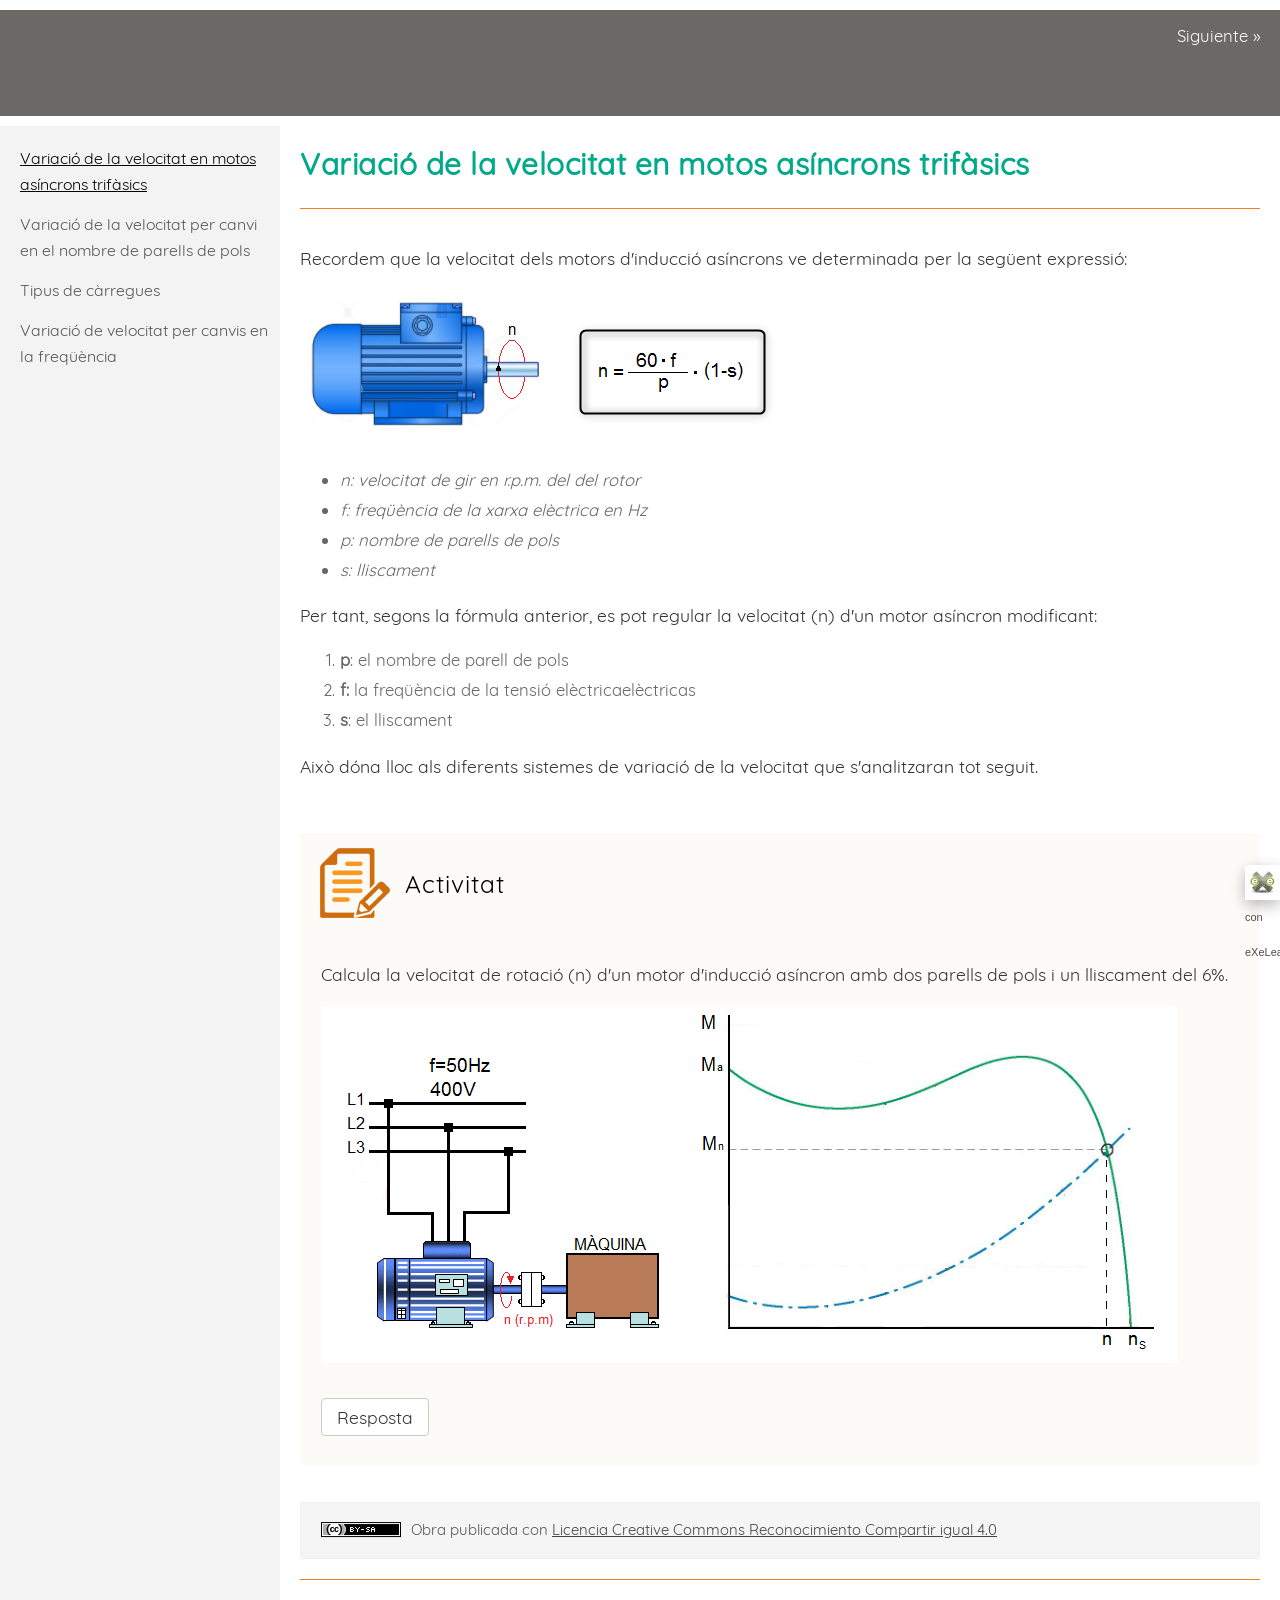
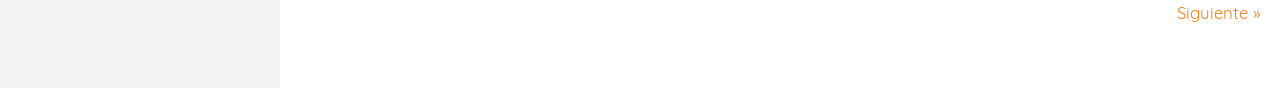
<file: index.html>
<!doctype html>
<html lang="es">
<head>
<link rel="stylesheet" type="text/css" href="base.css" />
<link rel="stylesheet" type="text/css" href="content.css" />
<link rel="stylesheet" type="text/css" href="nav.css" />
<meta http-equiv="content-type" content="text/html;  charset=utf-8" />
<title>Variació de la velocitat en motos asíncrons trifàsics </title>
<link rel="shortcut icon" href="favicon.ico" type="image/x-icon" />
<link rel="license" type="text/html" href="http://creativecommons.org/licenses/by-sa/4.0/" />
<meta name="generator" content="eXeLearning 2.9 - exelearning.net" />
<!--[if lt IE 9]><script type="text/javascript" src="exe_html5.js"></script><![endif]-->
<script type="text/javascript" src="exe_jquery.js"></script>
<script type="text/javascript" src="common_i18n.js"></script>
<script type="text/javascript" src="common.js"></script>
<meta name="viewport" content="width=device-width, initial-scale=1" />
	</head>
<body class="exe-web-site" id="exe-node-0"><script type="text/javascript">document.body.className+=" js"</script>
<div id="content">
<p id="skipNav"><a href="#main" class="sr-av">Saltar la navegación</a></p>
<section id="emptyHeader"></section>
<nav id="siteNav">
<ul>
   <li id="active"><a href="index.html" class="active daddy main-node">Variació de la velocitat en motos asíncrons trifàsics</a></li>
   <li><a href="variaci_de_la_velocitat_per_canvi_en_el_nombre_de_parells_de_pols.html" class="daddy">Variació de la velocitat per canvi en el nombre de parells de pols</a>
   <ul class="other-section">
      <li><a href="motor_de_dues_velocitats_amb_2_bobinats_independents.html" class="daddy">Motor de dues velocitats amb 2 bobinats independents</a>
      <ul class="other-section">
         <li><a href="circuit_potncia.html" class="no-ch">Circuit Potència</a></li>
         <li><a href="automatisme_i.html" class="no-ch">Automatisme I</a></li>
         <li><a href="automatisme_ii.html" class="no-ch">Automatisme II</a></li>
      </ul>
      </li>
      <li><a href="motor_de_dues_velocitats_amb_un_bobinat_motor_dahlander.html" class="daddy">Motor de dues velocitats amb un Bobinat "Motor Dahlander"</a>
      <ul class="other-section">
         <li><a href="connexions_dels_terminals.html" class="no-ch">Connexions dels Terminals</a></li>
         <li><a href="cadesimu_motor_dahlander.html" class="no-ch">CADeSIMU: Motor Dahlander</a></li>
         <li><a href="circuit_de_potncia.html" class="no-ch">Circuit de Potència</a></li>
      </ul>
      </li>
   </ul>
   </li>
   <li><a href="tipus_de_crregues.html" class="daddy">Tipus de càrregues</a>
   <ul class="other-section">
      <li><a href="crregues_amb_parell_constant.html" class="no-ch">Càrregues amb Parell Constant</a></li>
   </ul>
   </li>
   <li><a href="variaci_de_velocitat_per_canvis_en_la_freqncia.html" class="daddy">Variació de velocitat per canvis en la freqüència</a>
   <ul class="other-section">
      <li><a href="variador_de_freqncia.html" class="no-ch">Variador de Freqüència</a></li>
   </ul>
   </li>
</ul>
</nav>
<div id='topPagination'>
<nav class="pagination noprt">
<a href="variaci_de_la_velocitat_per_canvi_en_el_nombre_de_parells_de_pols.html" class="next"><span>Siguiente<span> &raquo;</span></span></a>
</nav>
</div>
<div id="main-wrapper">
<section id="main">
<header id="nodeDecoration"><h1 id="nodeTitle">Variació de la velocitat en motos asíncrons trifàsics</h1></header>
<article class="iDevice_wrapper textIdevice" id="id36">
<div class="iDevice emphasis0" >
<div id="ta36_108_2" class="block iDevice_content">
<div class="exe-text"><p>Recordem que la velocitat dels motors d'inducció asíncrons ve determinada per la següent expressió:</p>
<p><img src="ARRANC3-177-4.png" alt="" width="489" height="152" /></p>
<ul>
<li><em>n: velocitat de gir en r.p.m. del del rotor</em></li>
<li><em>f: freqüència de la xarxa elèctrica en Hz</em></li>
<li><em>p: nombre de parells de pols</em></li>
<li><em>s: lliscament</em></li>
</ul>
<p>Per tant, segons la fórmula anterior, es pot regular la velocitat (n) d'un motor asíncron modificant:</p>
<ol>
<li><strong>p</strong>: el nombre de parell de pols</li>
<li><strong>f:<span> </span></strong>la freqüència de la tensió elèctricaelèctricas</li>
<li><strong>s</strong>: el lliscament</li>
</ol>
<p>Això dóna lloc als diferents sistemes de variació de la velocitat que s'analitzaran tot seguit.</p></div>
</div>
</div>
</article>
<article class="iDevice_wrapper textIdevice em_iDevice em_iDevice_activity" id="id37">
<div class="iDevice emphasis1" >
<header class="iDevice_header" style="background-image:url(icon_activity.png)"><h1 class="iDeviceTitle">Activitat</h1></header>
<div class="iDevice_inner">
<div class="iDevice_content_wrapper">
<div id="ta37_109_2" class="block iDevice_content">
<div class="exe-text"><p><span>Calcula la velocitat de rotació (n) d'un motor d'inducció asíncron amb dos parells de pols i un lliscament del 6%.</span></p>
<p><span><img src="VarVel2018-002.png" alt="" width="856" height="357" /></span></p></div><div class="iDevice_buttons feedback-button js-required"><input type="button" class="feedbackbutton" value="Resposta" /></div><div class="feedback js-feedback js-hidden"><p><img src="VarVel2018-004.png" alt="" width="680" height="88" /></p></div>
</div>
</div>
</div>
</div>
</article>
<div id="packageLicense" class="cc cc-by-sa">
<p><span>Obra publicada con</span> <a rel="license" href="http://creativecommons.org/licenses/by-sa/4.0/">Licencia Creative Commons Reconocimiento Compartir igual 4.0</a></p>
</div>
</section>
</div>
<div id='bottomPagination'>
<nav class="pagination noprt">
<a href="variaci_de_la_velocitat_per_canvi_en_el_nombre_de_parells_de_pols.html" class="next"><span>Siguiente<span> &raquo;</span></span></a>
</nav>
</div>
</div>
<p id="made-with-eXe"><a href="https://exelearning.net/" target="_blank" rel="noopener"><span>Creado con eXeLearning<span> (Ventana nueva)</span></span></a></p><script type="text/javascript" src="_cedec_js.js"></script></body></html>
</file>
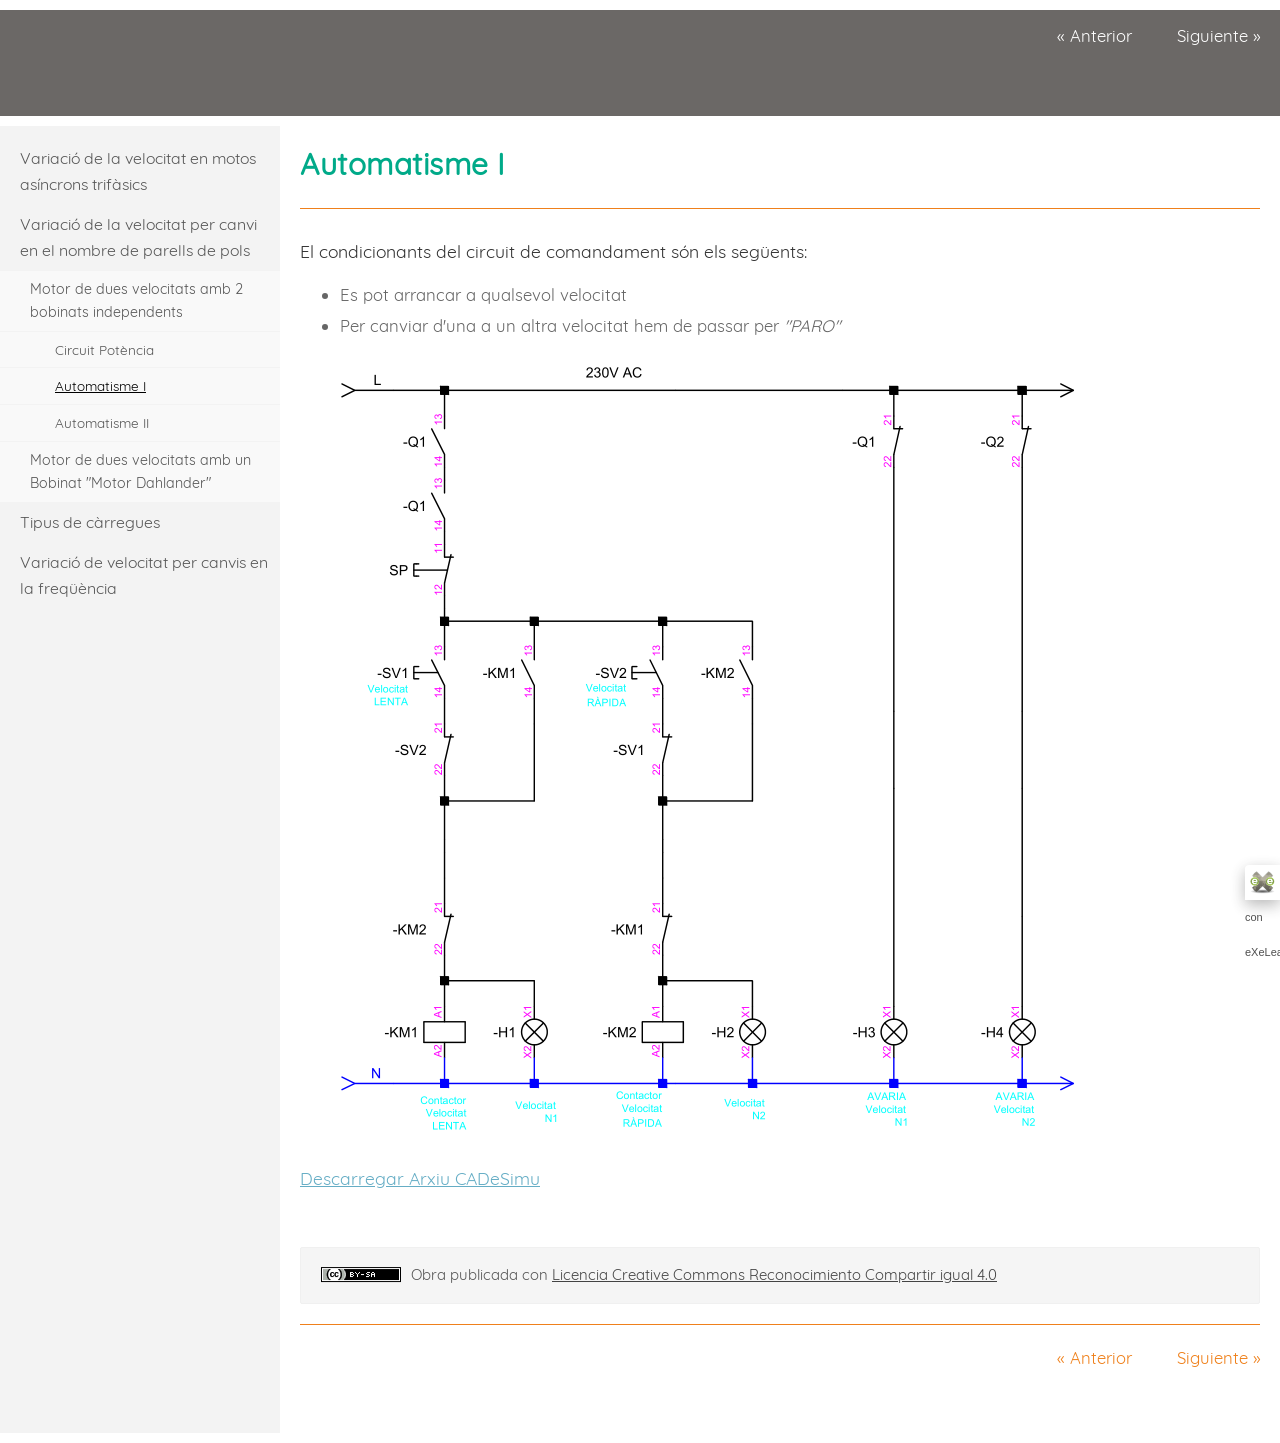
<file: automatisme_i.html>
<!doctype html>
<html lang="es">
<head>
<link rel="stylesheet" type="text/css" href="base.css" />
<link rel="stylesheet" type="text/css" href="content.css" />
<link rel="stylesheet" type="text/css" href="nav.css" />
<meta http-equiv="content-type" content="text/html;  charset=utf-8" />
<title>Automatisme I </title>
<link rel="shortcut icon" href="favicon.ico" type="image/x-icon" />
<link rel="license" type="text/html" href="http://creativecommons.org/licenses/by-sa/4.0/" />
<meta name="generator" content="eXeLearning 2.9 - exelearning.net" />
<!--[if lt IE 9]><script type="text/javascript" src="exe_html5.js"></script><![endif]-->
<script type="text/javascript" src="exe_jquery.js"></script>
<script type="text/javascript" src="common_i18n.js"></script>
<script type="text/javascript" src="common.js"></script>
<meta name="viewport" content="width=device-width, initial-scale=1" />
	</head>
<body class="exe-web-site" id="exe-node-5"><script type="text/javascript">document.body.className+=" js"</script>
<div id="content">
<p id="skipNav"><a href="#main" class="sr-av">Saltar la navegación</a></p>
<section id="emptyHeader"></section>
<nav id="siteNav">
<ul>
   <li><a href="index.html" class="daddy main-node">Variació de la velocitat en motos asíncrons trifàsics</a></li>
   <li class="current-page-parent"><a href="variaci_de_la_velocitat_per_canvi_en_el_nombre_de_parells_de_pols.html" class="current-page-parent daddy">Variació de la velocitat per canvi en el nombre de parells de pols</a>
   <ul>
      <li class="current-page-parent"><a href="motor_de_dues_velocitats_amb_2_bobinats_independents.html" class="current-page-parent daddy">Motor de dues velocitats amb 2 bobinats independents</a>
      <ul>
         <li><a href="circuit_potncia.html" class="no-ch">Circuit Potència</a></li>
         <li id="active"><a href="automatisme_i.html" class="active no-ch">Automatisme I</a></li>
         <li><a href="automatisme_ii.html" class="no-ch">Automatisme II</a></li>
      </ul>
      </li>
      <li><a href="motor_de_dues_velocitats_amb_un_bobinat_motor_dahlander.html" class="daddy">Motor de dues velocitats amb un Bobinat "Motor Dahlander"</a>
      <ul class="other-section">
         <li><a href="connexions_dels_terminals.html" class="no-ch">Connexions dels Terminals</a></li>
         <li><a href="cadesimu_motor_dahlander.html" class="no-ch">CADeSIMU: Motor Dahlander</a></li>
         <li><a href="circuit_de_potncia.html" class="no-ch">Circuit de Potència</a></li>
      </ul>
      </li>
   </ul>
   </li>
   <li><a href="tipus_de_crregues.html" class="daddy">Tipus de càrregues</a>
   <ul class="other-section">
      <li><a href="crregues_amb_parell_constant.html" class="no-ch">Càrregues amb Parell Constant</a></li>
   </ul>
   </li>
   <li><a href="variaci_de_velocitat_per_canvis_en_la_freqncia.html" class="daddy">Variació de velocitat per canvis en la freqüència</a>
   <ul class="other-section">
      <li><a href="variador_de_freqncia.html" class="no-ch">Variador de Freqüència</a></li>
   </ul>
   </li>
</ul>
</nav>
<div id='topPagination'>
<nav class="pagination noprt">
<a href="circuit_potncia.html" class="prev"><span><span>&laquo; </span>Anterior</span></a> <span class="sep">| </span><a href="automatisme_ii.html" class="next"><span>Siguiente<span> &raquo;</span></span></a>
</nav>
</div>
<div id="main-wrapper">
<section id="main">
<header id="nodeDecoration"><h1 id="nodeTitle">Automatisme I</h1></header>
<article class="iDevice_wrapper FreeTextIdevice" id="id10">
<div class="iDevice emphasis0">
<div id="ta10_85" class="block iDevice_content">
<p>El condicionants del circuit de comandament són els següents:</p>
<ul>
<li>Es pot arrancar a qualsevol velocitat</li>
<li>Per canviar d'una a un altra velocitat hem de passar per <em>"PARO"</em></li>
</ul>
<p><img src="VarVel2018-051.png" alt="" width="803" height="782" /></p>
<p><a href="https://mega.nz/#!FToCjRrY!H-zZHdz8mTT8FFJgbwKxwrUTjafTT-2ThJ5mUXnQsh0" target="_blank" rel="noopener noreferrer">Descarregar Arxiu CADeSimu</a><a href="vel.bobi.ind.auto.I.CAD"></a></p>
</div>
</div>
</article>
<div id="packageLicense" class="cc cc-by-sa">
<p><span>Obra publicada con</span> <a rel="license" href="http://creativecommons.org/licenses/by-sa/4.0/">Licencia Creative Commons Reconocimiento Compartir igual 4.0</a></p>
</div>
</section>
</div>
<div id='bottomPagination'>
<nav class="pagination noprt">
<a href="circuit_potncia.html" class="prev"><span><span>&laquo; </span>Anterior</span></a> <span class="sep">| </span><a href="automatisme_ii.html" class="next"><span>Siguiente<span> &raquo;</span></span></a>
</nav>
</div>
</div>
<p id="made-with-eXe"><a href="https://exelearning.net/" target="_blank" rel="noopener"><span>Creado con eXeLearning<span> (Ventana nueva)</span></span></a></p><script type="text/javascript" src="_cedec_js.js"></script></body></html>
</file>
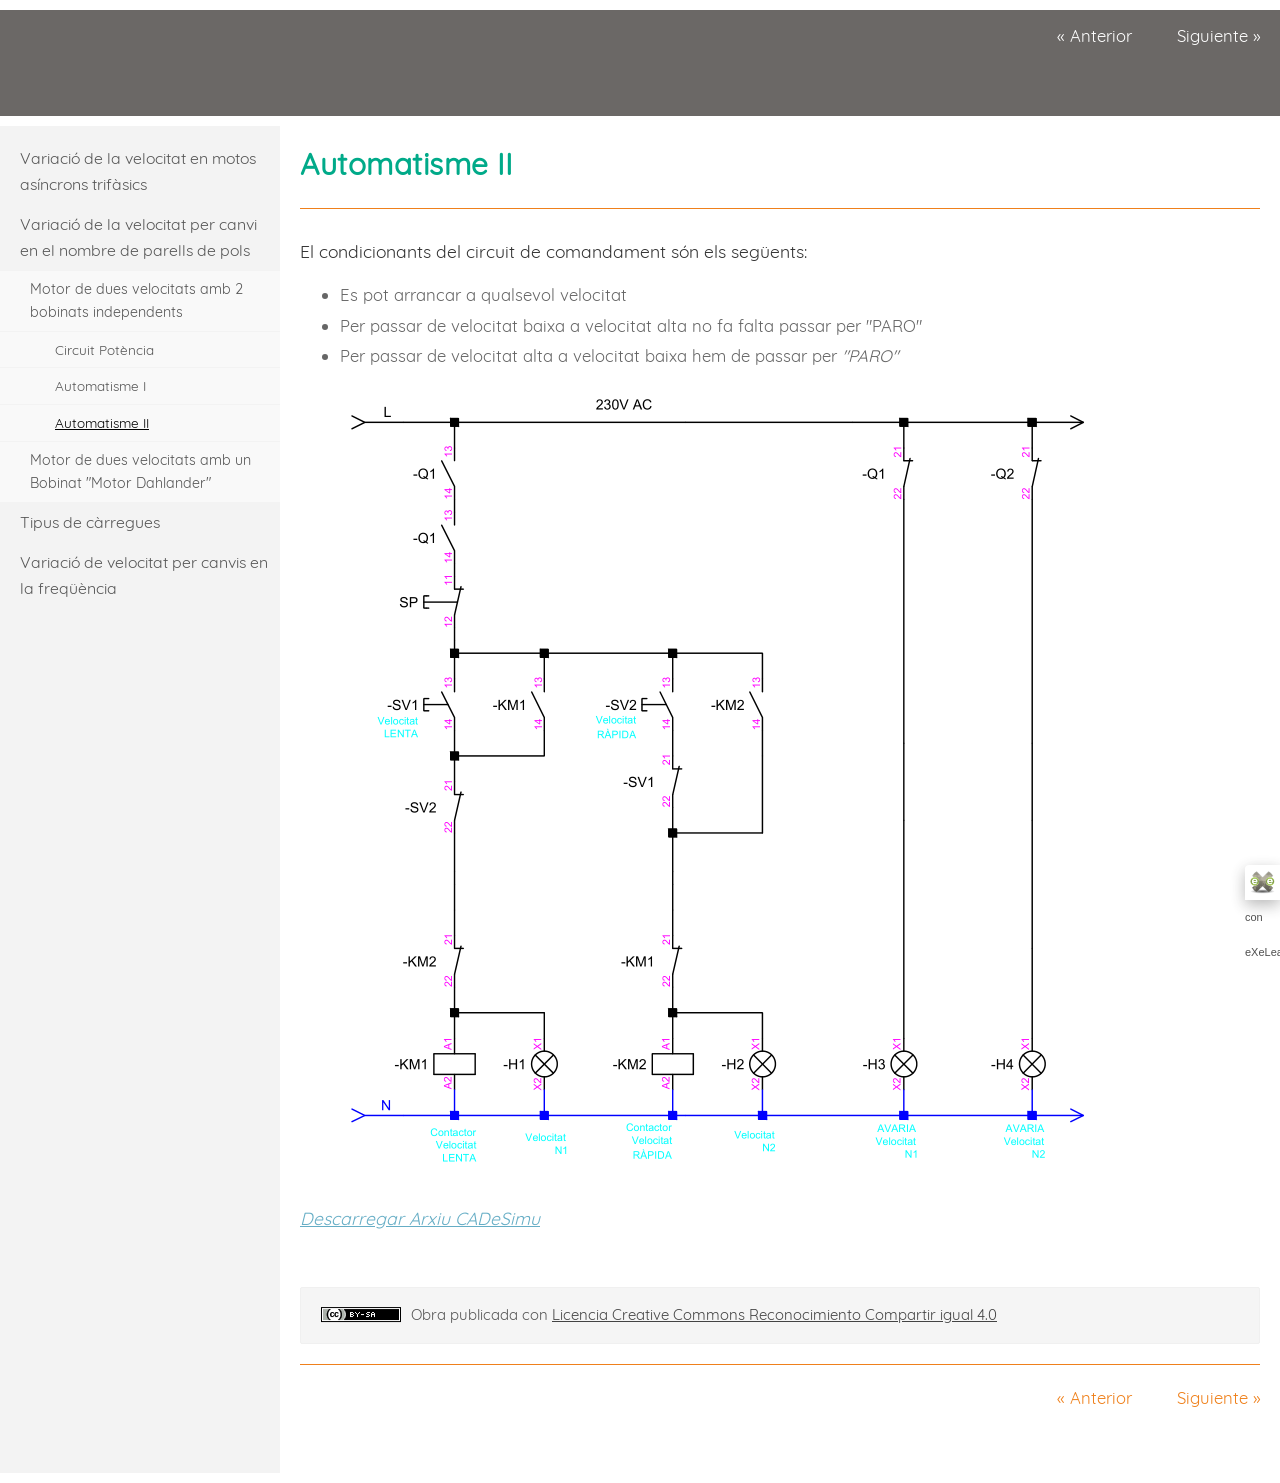
<file: automatisme_ii.html>
<!doctype html>
<html lang="es">
<head>
<link rel="stylesheet" type="text/css" href="base.css" />
<link rel="stylesheet" type="text/css" href="content.css" />
<link rel="stylesheet" type="text/css" href="nav.css" />
<meta http-equiv="content-type" content="text/html;  charset=utf-8" />
<title>Automatisme II </title>
<link rel="shortcut icon" href="favicon.ico" type="image/x-icon" />
<link rel="license" type="text/html" href="http://creativecommons.org/licenses/by-sa/4.0/" />
<meta name="generator" content="eXeLearning 2.9 - exelearning.net" />
<!--[if lt IE 9]><script type="text/javascript" src="exe_html5.js"></script><![endif]-->
<script type="text/javascript" src="exe_jquery.js"></script>
<script type="text/javascript" src="common_i18n.js"></script>
<script type="text/javascript" src="common.js"></script>
<meta name="viewport" content="width=device-width, initial-scale=1" />
	</head>
<body class="exe-web-site" id="exe-node-6"><script type="text/javascript">document.body.className+=" js"</script>
<div id="content">
<p id="skipNav"><a href="#main" class="sr-av">Saltar la navegación</a></p>
<section id="emptyHeader"></section>
<nav id="siteNav">
<ul>
   <li><a href="index.html" class="daddy main-node">Variació de la velocitat en motos asíncrons trifàsics</a></li>
   <li class="current-page-parent"><a href="variaci_de_la_velocitat_per_canvi_en_el_nombre_de_parells_de_pols.html" class="current-page-parent daddy">Variació de la velocitat per canvi en el nombre de parells de pols</a>
   <ul>
      <li class="current-page-parent"><a href="motor_de_dues_velocitats_amb_2_bobinats_independents.html" class="current-page-parent daddy">Motor de dues velocitats amb 2 bobinats independents</a>
      <ul>
         <li><a href="circuit_potncia.html" class="no-ch">Circuit Potència</a></li>
         <li><a href="automatisme_i.html" class="no-ch">Automatisme I</a></li>
         <li id="active"><a href="automatisme_ii.html" class="active no-ch">Automatisme II</a></li>
      </ul>
      </li>
      <li><a href="motor_de_dues_velocitats_amb_un_bobinat_motor_dahlander.html" class="daddy">Motor de dues velocitats amb un Bobinat "Motor Dahlander"</a>
      <ul class="other-section">
         <li><a href="connexions_dels_terminals.html" class="no-ch">Connexions dels Terminals</a></li>
         <li><a href="cadesimu_motor_dahlander.html" class="no-ch">CADeSIMU: Motor Dahlander</a></li>
         <li><a href="circuit_de_potncia.html" class="no-ch">Circuit de Potència</a></li>
      </ul>
      </li>
   </ul>
   </li>
   <li><a href="tipus_de_crregues.html" class="daddy">Tipus de càrregues</a>
   <ul class="other-section">
      <li><a href="crregues_amb_parell_constant.html" class="no-ch">Càrregues amb Parell Constant</a></li>
   </ul>
   </li>
   <li><a href="variaci_de_velocitat_per_canvis_en_la_freqncia.html" class="daddy">Variació de velocitat per canvis en la freqüència</a>
   <ul class="other-section">
      <li><a href="variador_de_freqncia.html" class="no-ch">Variador de Freqüència</a></li>
   </ul>
   </li>
</ul>
</nav>
<div id='topPagination'>
<nav class="pagination noprt">
<a href="automatisme_i.html" class="prev"><span><span>&laquo; </span>Anterior</span></a> <span class="sep">| </span><a href="motor_de_dues_velocitats_amb_un_bobinat_motor_dahlander.html" class="next"><span>Siguiente<span> &raquo;</span></span></a>
</nav>
</div>
<div id="main-wrapper">
<section id="main">
<header id="nodeDecoration"><h1 id="nodeTitle">Automatisme II</h1></header>
<article class="iDevice_wrapper FreeTextIdevice" id="id12">
<div class="iDevice emphasis0">
<div id="ta12_85" class="block iDevice_content">
<p>El condicionants del circuit de comandament són els següents:</p>
<ul>
<li>Es pot arrancar a qualsevol velocitat</li>
<li>Per passar de velocitat baixa a velocitat alta no fa falta passar per "PARO"</li>
<li>Per passar de velocitat alta a velocitat baixa hem de passar per <em>"PARO"</em></li>
</ul>
<p><em><img src="VarVel2018-053.png" alt="" width="843" height="792" /></em></p>
<p><em><a href=" https://mega.nz/#!Ifxl3JIZ!9XYUg9_KiXidyJc0cEFI8QRgHwr0Qk7WeWG_NaJb3C4">Descarregar Arxiu CADeSimu</a><a href="https://mega.nz/#!FToCjRrY!H-zZHdz8mTT8FFJgbwKxwrUTjafTT-2ThJ5mUXnQsh0" target="_blank" rel="noopener noreferrer"></a></em></p>
</div>
</div>
</article>
<div id="packageLicense" class="cc cc-by-sa">
<p><span>Obra publicada con</span> <a rel="license" href="http://creativecommons.org/licenses/by-sa/4.0/">Licencia Creative Commons Reconocimiento Compartir igual 4.0</a></p>
</div>
</section>
</div>
<div id='bottomPagination'>
<nav class="pagination noprt">
<a href="automatisme_i.html" class="prev"><span><span>&laquo; </span>Anterior</span></a> <span class="sep">| </span><a href="motor_de_dues_velocitats_amb_un_bobinat_motor_dahlander.html" class="next"><span>Siguiente<span> &raquo;</span></span></a>
</nav>
</div>
</div>
<p id="made-with-eXe"><a href="https://exelearning.net/" target="_blank" rel="noopener"><span>Creado con eXeLearning<span> (Ventana nueva)</span></span></a></p><script type="text/javascript" src="_cedec_js.js"></script></body></html>
</file>
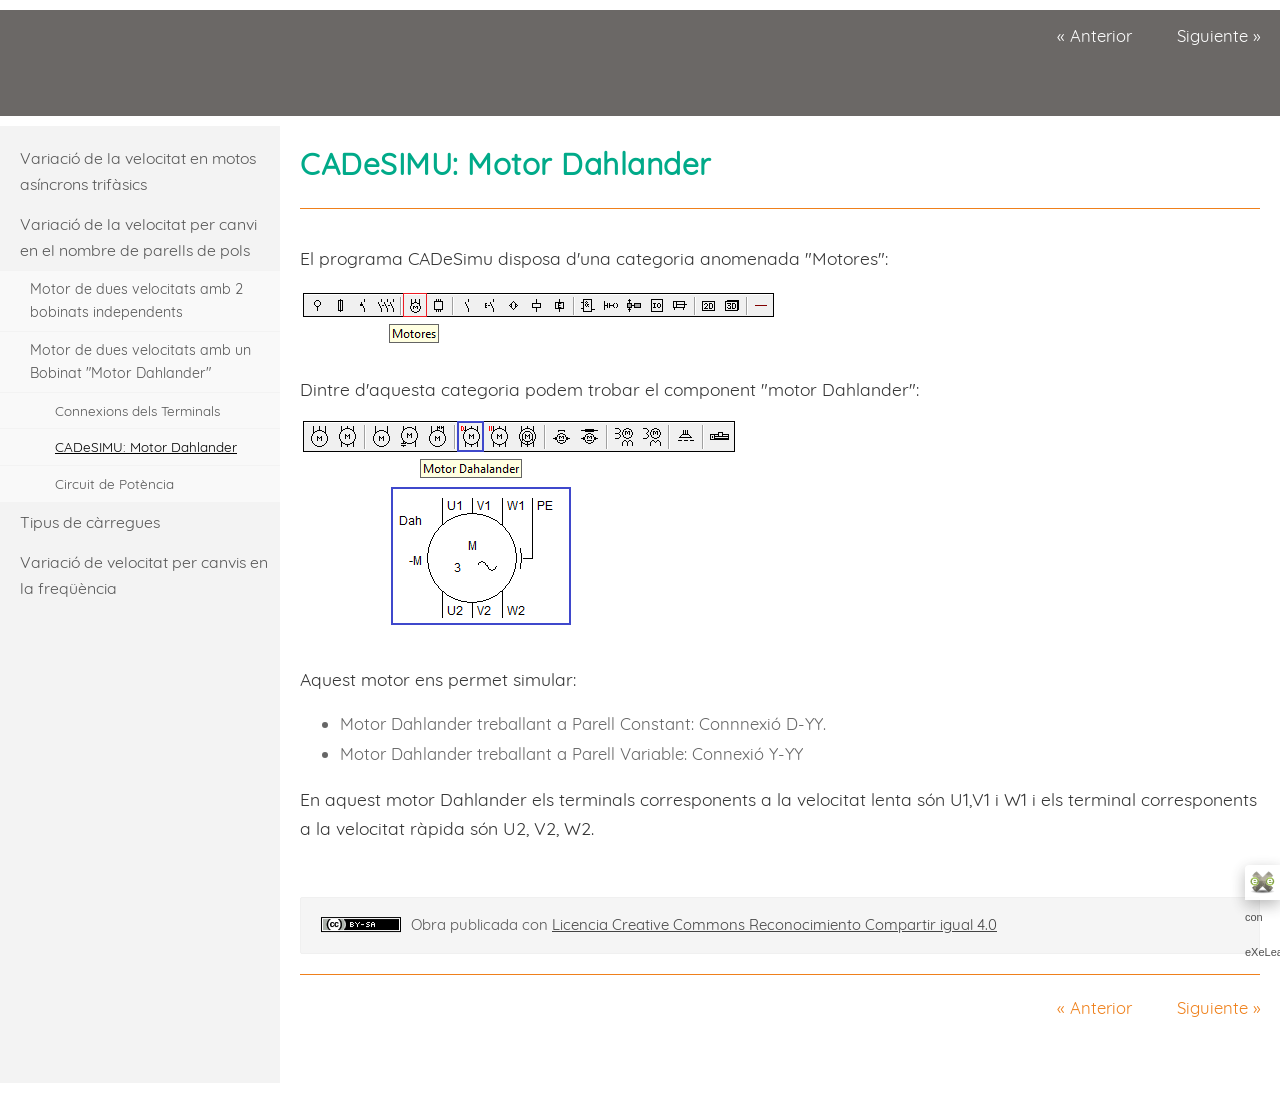
<file: cadesimu_motor_dahlander.html>
<!doctype html>
<html lang="es">
<head>
<link rel="stylesheet" type="text/css" href="base.css" />
<link rel="stylesheet" type="text/css" href="content.css" />
<link rel="stylesheet" type="text/css" href="nav.css" />
<meta http-equiv="content-type" content="text/html;  charset=utf-8" />
<title>CADeSIMU: Motor Dahlander </title>
<link rel="shortcut icon" href="favicon.ico" type="image/x-icon" />
<link rel="license" type="text/html" href="http://creativecommons.org/licenses/by-sa/4.0/" />
<meta name="generator" content="eXeLearning 2.9 - exelearning.net" />
<!--[if lt IE 9]><script type="text/javascript" src="exe_html5.js"></script><![endif]-->
<script type="text/javascript" src="exe_jquery.js"></script>
<script type="text/javascript" src="common_i18n.js"></script>
<script type="text/javascript" src="common.js"></script>
<meta name="viewport" content="width=device-width, initial-scale=1" />
	</head>
<body class="exe-web-site" id="exe-node-13"><script type="text/javascript">document.body.className+=" js"</script>
<div id="content">
<p id="skipNav"><a href="#main" class="sr-av">Saltar la navegación</a></p>
<section id="emptyHeader"></section>
<nav id="siteNav">
<ul>
   <li><a href="index.html" class="daddy main-node">Variació de la velocitat en motos asíncrons trifàsics</a></li>
   <li class="current-page-parent"><a href="variaci_de_la_velocitat_per_canvi_en_el_nombre_de_parells_de_pols.html" class="current-page-parent daddy">Variació de la velocitat per canvi en el nombre de parells de pols</a>
   <ul>
      <li><a href="motor_de_dues_velocitats_amb_2_bobinats_independents.html" class="daddy">Motor de dues velocitats amb 2 bobinats independents</a>
      <ul class="other-section">
         <li><a href="circuit_potncia.html" class="no-ch">Circuit Potència</a></li>
         <li><a href="automatisme_i.html" class="no-ch">Automatisme I</a></li>
         <li><a href="automatisme_ii.html" class="no-ch">Automatisme II</a></li>
      </ul>
      </li>
      <li class="current-page-parent"><a href="motor_de_dues_velocitats_amb_un_bobinat_motor_dahlander.html" class="current-page-parent daddy">Motor de dues velocitats amb un Bobinat "Motor Dahlander"</a>
      <ul>
         <li><a href="connexions_dels_terminals.html" class="no-ch">Connexions dels Terminals</a></li>
         <li id="active"><a href="cadesimu_motor_dahlander.html" class="active no-ch">CADeSIMU: Motor Dahlander</a></li>
         <li><a href="circuit_de_potncia.html" class="no-ch">Circuit de Potència</a></li>
      </ul>
      </li>
   </ul>
   </li>
   <li><a href="tipus_de_crregues.html" class="daddy">Tipus de càrregues</a>
   <ul class="other-section">
      <li><a href="crregues_amb_parell_constant.html" class="no-ch">Càrregues amb Parell Constant</a></li>
   </ul>
   </li>
   <li><a href="variaci_de_velocitat_per_canvis_en_la_freqncia.html" class="daddy">Variació de velocitat per canvis en la freqüència</a>
   <ul class="other-section">
      <li><a href="variador_de_freqncia.html" class="no-ch">Variador de Freqüència</a></li>
   </ul>
   </li>
</ul>
</nav>
<div id='topPagination'>
<nav class="pagination noprt">
<a href="connexions_dels_terminals.html" class="prev"><span><span>&laquo; </span>Anterior</span></a> <span class="sep">| </span><a href="circuit_de_potncia.html" class="next"><span>Siguiente<span> &raquo;</span></span></a>
</nav>
</div>
<div id="main-wrapper">
<section id="main">
<header id="nodeDecoration"><h1 id="nodeTitle">CADeSIMU: Motor Dahlander</h1></header>
<article class="iDevice_wrapper textIdevice" id="id34">
<div class="iDevice emphasis0" >
<div id="ta34_108_2" class="block iDevice_content">
<div class="exe-text"><p>El programa CADeSimu disposa d'una categoria anomenada "Motores":</p>
<p><img src="ARRANC3-170.png" alt="" width="478" height="60" /></p>
<p>Dintre d'aquesta categoria podem trobar el component "motor Dahlander":</p>
<p><img src="ARRANC3-171.png" alt="" width="442" height="220" /></p>
<p>Aquest motor ens permet simular:</p>
<ul>
<li>Motor Dahlander treballant a Parell Constant: Connnexió D-YY.</li>
<li>Motor Dahlander treballant a Parell Variable: Connexió Y-YY</li>
</ul>
<p>En aquest motor Dahlander els terminals corresponents a la velocitat lenta són U1,V1 i W1 i els terminal corresponents a la velocitat ràpida són U2, V2, W2.</p></div>
</div>
</div>
</article>
<div id="packageLicense" class="cc cc-by-sa">
<p><span>Obra publicada con</span> <a rel="license" href="http://creativecommons.org/licenses/by-sa/4.0/">Licencia Creative Commons Reconocimiento Compartir igual 4.0</a></p>
</div>
</section>
</div>
<div id='bottomPagination'>
<nav class="pagination noprt">
<a href="connexions_dels_terminals.html" class="prev"><span><span>&laquo; </span>Anterior</span></a> <span class="sep">| </span><a href="circuit_de_potncia.html" class="next"><span>Siguiente<span> &raquo;</span></span></a>
</nav>
</div>
</div>
<p id="made-with-eXe"><a href="https://exelearning.net/" target="_blank" rel="noopener"><span>Creado con eXeLearning<span> (Ventana nueva)</span></span></a></p><script type="text/javascript" src="_cedec_js.js"></script></body></html>
</file>
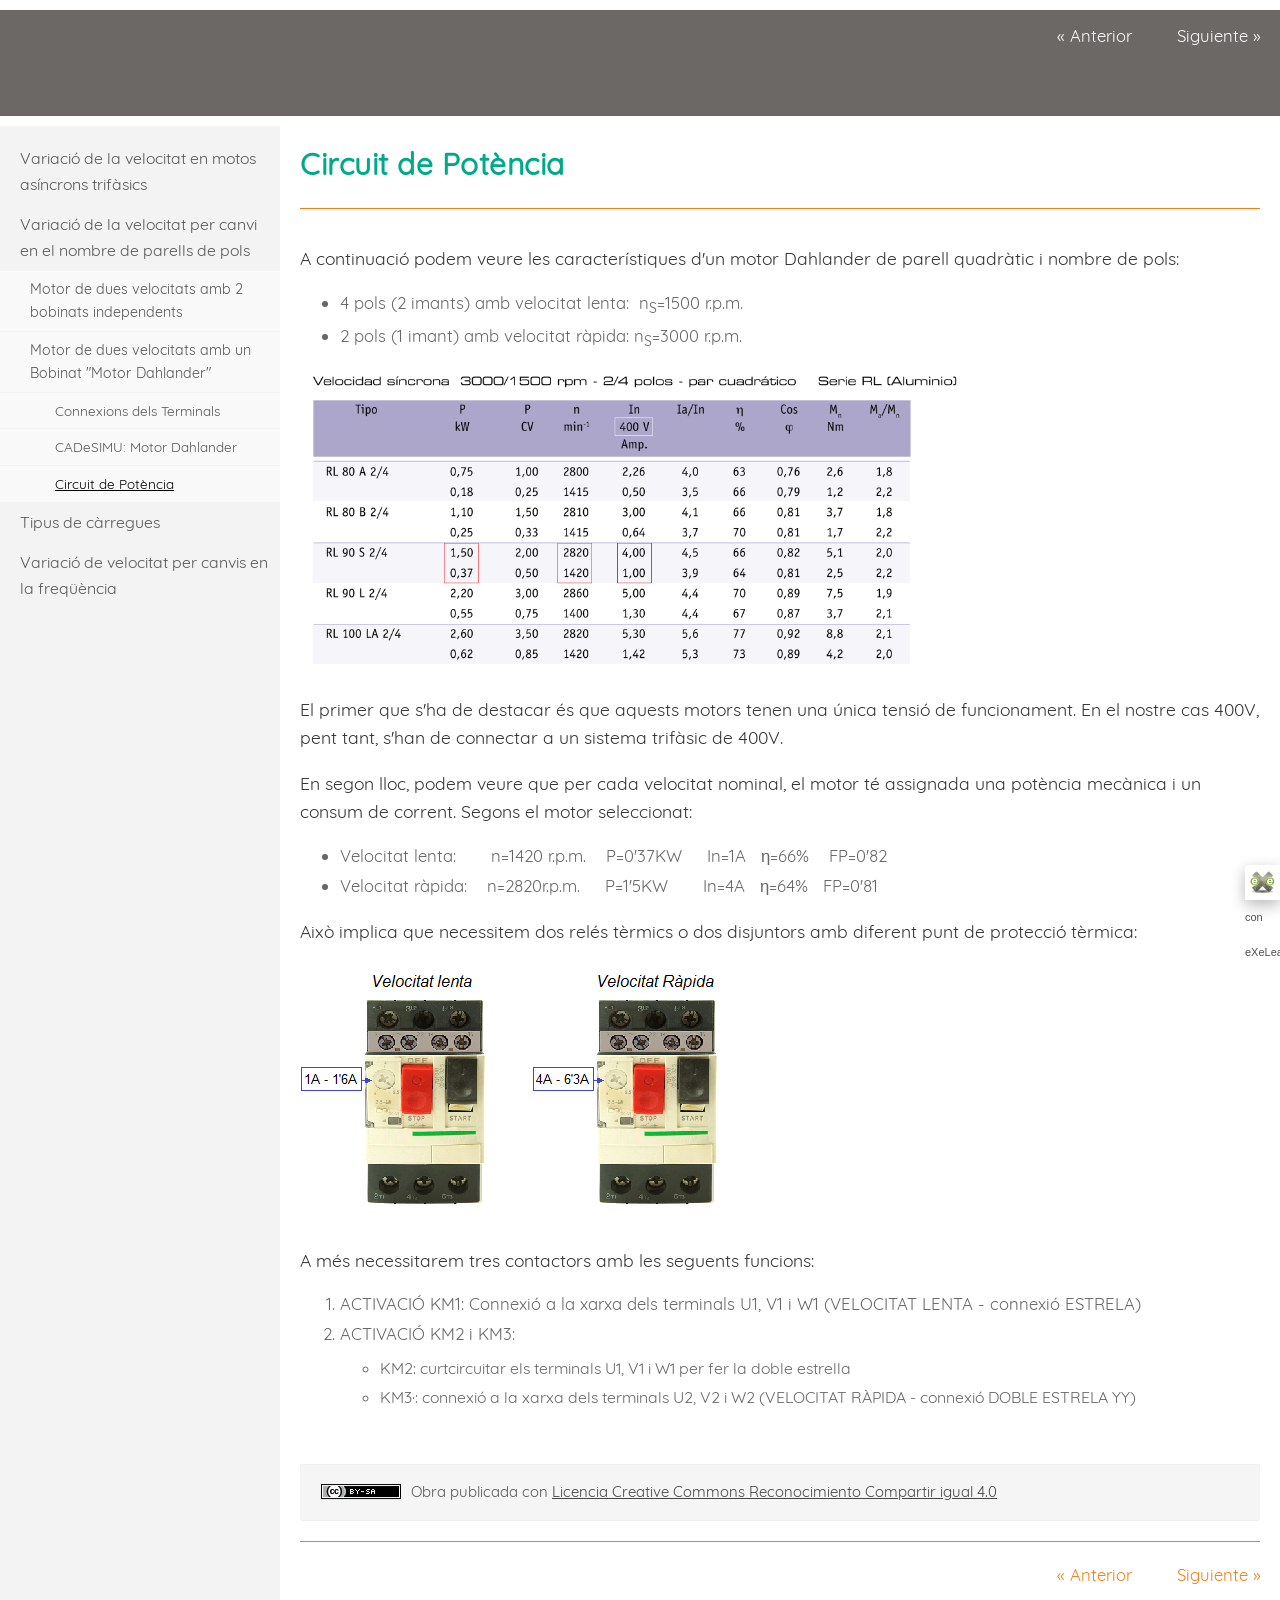
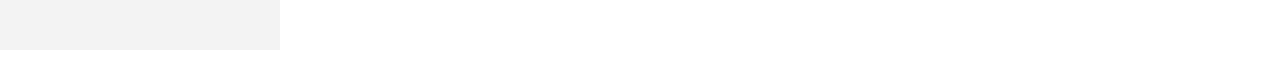
<file: circuit_de_potncia.html>
<!doctype html>
<html lang="es">
<head>
<link rel="stylesheet" type="text/css" href="base.css" />
<link rel="stylesheet" type="text/css" href="content.css" />
<link rel="stylesheet" type="text/css" href="nav.css" />
<meta http-equiv="content-type" content="text/html;  charset=utf-8" />
<title>Circuit de Potència </title>
<link rel="shortcut icon" href="favicon.ico" type="image/x-icon" />
<link rel="license" type="text/html" href="http://creativecommons.org/licenses/by-sa/4.0/" />
<meta name="generator" content="eXeLearning 2.9 - exelearning.net" />
<!--[if lt IE 9]><script type="text/javascript" src="exe_html5.js"></script><![endif]-->
<script type="text/javascript" src="exe_jquery.js"></script>
<script type="text/javascript" src="common_i18n.js"></script>
<script type="text/javascript" src="common.js"></script>
<meta name="viewport" content="width=device-width, initial-scale=1" />
	</head>
<body class="exe-web-site" id="exe-node-14"><script type="text/javascript">document.body.className+=" js"</script>
<div id="content">
<p id="skipNav"><a href="#main" class="sr-av">Saltar la navegación</a></p>
<section id="emptyHeader"></section>
<nav id="siteNav">
<ul>
   <li><a href="index.html" class="daddy main-node">Variació de la velocitat en motos asíncrons trifàsics</a></li>
   <li class="current-page-parent"><a href="variaci_de_la_velocitat_per_canvi_en_el_nombre_de_parells_de_pols.html" class="current-page-parent daddy">Variació de la velocitat per canvi en el nombre de parells de pols</a>
   <ul>
      <li><a href="motor_de_dues_velocitats_amb_2_bobinats_independents.html" class="daddy">Motor de dues velocitats amb 2 bobinats independents</a>
      <ul class="other-section">
         <li><a href="circuit_potncia.html" class="no-ch">Circuit Potència</a></li>
         <li><a href="automatisme_i.html" class="no-ch">Automatisme I</a></li>
         <li><a href="automatisme_ii.html" class="no-ch">Automatisme II</a></li>
      </ul>
      </li>
      <li class="current-page-parent"><a href="motor_de_dues_velocitats_amb_un_bobinat_motor_dahlander.html" class="current-page-parent daddy">Motor de dues velocitats amb un Bobinat "Motor Dahlander"</a>
      <ul>
         <li><a href="connexions_dels_terminals.html" class="no-ch">Connexions dels Terminals</a></li>
         <li><a href="cadesimu_motor_dahlander.html" class="no-ch">CADeSIMU: Motor Dahlander</a></li>
         <li id="active"><a href="circuit_de_potncia.html" class="active no-ch">Circuit de Potència</a></li>
      </ul>
      </li>
   </ul>
   </li>
   <li><a href="tipus_de_crregues.html" class="daddy">Tipus de càrregues</a>
   <ul class="other-section">
      <li><a href="crregues_amb_parell_constant.html" class="no-ch">Càrregues amb Parell Constant</a></li>
   </ul>
   </li>
   <li><a href="variaci_de_velocitat_per_canvis_en_la_freqncia.html" class="daddy">Variació de velocitat per canvis en la freqüència</a>
   <ul class="other-section">
      <li><a href="variador_de_freqncia.html" class="no-ch">Variador de Freqüència</a></li>
   </ul>
   </li>
</ul>
</nav>
<div id='topPagination'>
<nav class="pagination noprt">
<a href="cadesimu_motor_dahlander.html" class="prev"><span><span>&laquo; </span>Anterior</span></a> <span class="sep">| </span><a href="tipus_de_crregues.html" class="next"><span>Siguiente<span> &raquo;</span></span></a>
</nav>
</div>
<div id="main-wrapper">
<section id="main">
<header id="nodeDecoration"><h1 id="nodeTitle">Circuit de Potència</h1></header>
<article class="iDevice_wrapper textIdevice" id="id35">
<div class="iDevice emphasis0" >
<div id="ta35_108_2" class="block iDevice_content">
<div class="exe-text"><p>A continuació podem veure les característiques d'un motor Dahlander de parell quadràtic i nombre de pols:</p>
<ul>
<li>4 pols (2 imants) amb velocitat lenta:  n<sub>S</sub>=1500 r.p.m.</li>
<li>2 pols (1 imant) amb velocitat ràpida: n<sub>S</sub>=3000 r.p.m.</li>
</ul>
<p><img src="ARRANC3-176-1.png" width="680" height="300" /></p>
<p>El primer que s'ha de destacar és que aquests motors tenen una única tensió de funcionament. En el nostre cas 400V, pent tant, s'han de connectar a un sistema trifàsic de 400V.</p>
<p>En segon lloc, podem veure que per cada velocitat nominal, el motor té assignada una potència mecànica i un consum de corrent. Segons el motor seleccionat:</p>
<ul>
<li>Velocitat lenta:       n=1420 r.p.m.    P=0'37KW     In=1A   η=66%    FP=0'82</li>
<li>Velocitat ràpida:    n=2820r.p.m.     P=1'5KW       In=4A   η=64%   FP=0'81</li>
</ul>
<p>Això implica que necessitem dos relés tèrmics o dos disjuntors amb diferent punt de protecció tèrmica:</p>
<p><img src="ARRANC3-177-1.png" alt="" width="433" height="258" /></p>
<p>A més necessitarem tres contactors amb les seguents funcions:</p>
<ol>
<li>ACTIVACIÓ KM1: Connexió a la xarxa dels terminals U1, V1 i W1 (VELOCITAT LENTA - connexió ESTRELA)</li>
<li>ACTIVACIÓ KM2 i KM3:
<ul>
<li>KM2: curtcircuitar els terminals U1, V1 i W1 per fer la doble estrella</li>
<li>KM3·: connexió a la xarxa dels terminals U2, V2 i W2 (VELOCITAT RÀPIDA - connexió DOBLE ESTRELA YY)</li>
</ul>
</li>
</ol></div>
</div>
</div>
</article>
<div id="packageLicense" class="cc cc-by-sa">
<p><span>Obra publicada con</span> <a rel="license" href="http://creativecommons.org/licenses/by-sa/4.0/">Licencia Creative Commons Reconocimiento Compartir igual 4.0</a></p>
</div>
</section>
</div>
<div id='bottomPagination'>
<nav class="pagination noprt">
<a href="cadesimu_motor_dahlander.html" class="prev"><span><span>&laquo; </span>Anterior</span></a> <span class="sep">| </span><a href="tipus_de_crregues.html" class="next"><span>Siguiente<span> &raquo;</span></span></a>
</nav>
</div>
</div>
<p id="made-with-eXe"><a href="https://exelearning.net/" target="_blank" rel="noopener"><span>Creado con eXeLearning<span> (Ventana nueva)</span></span></a></p><script type="text/javascript" src="_cedec_js.js"></script></body></html>
</file>
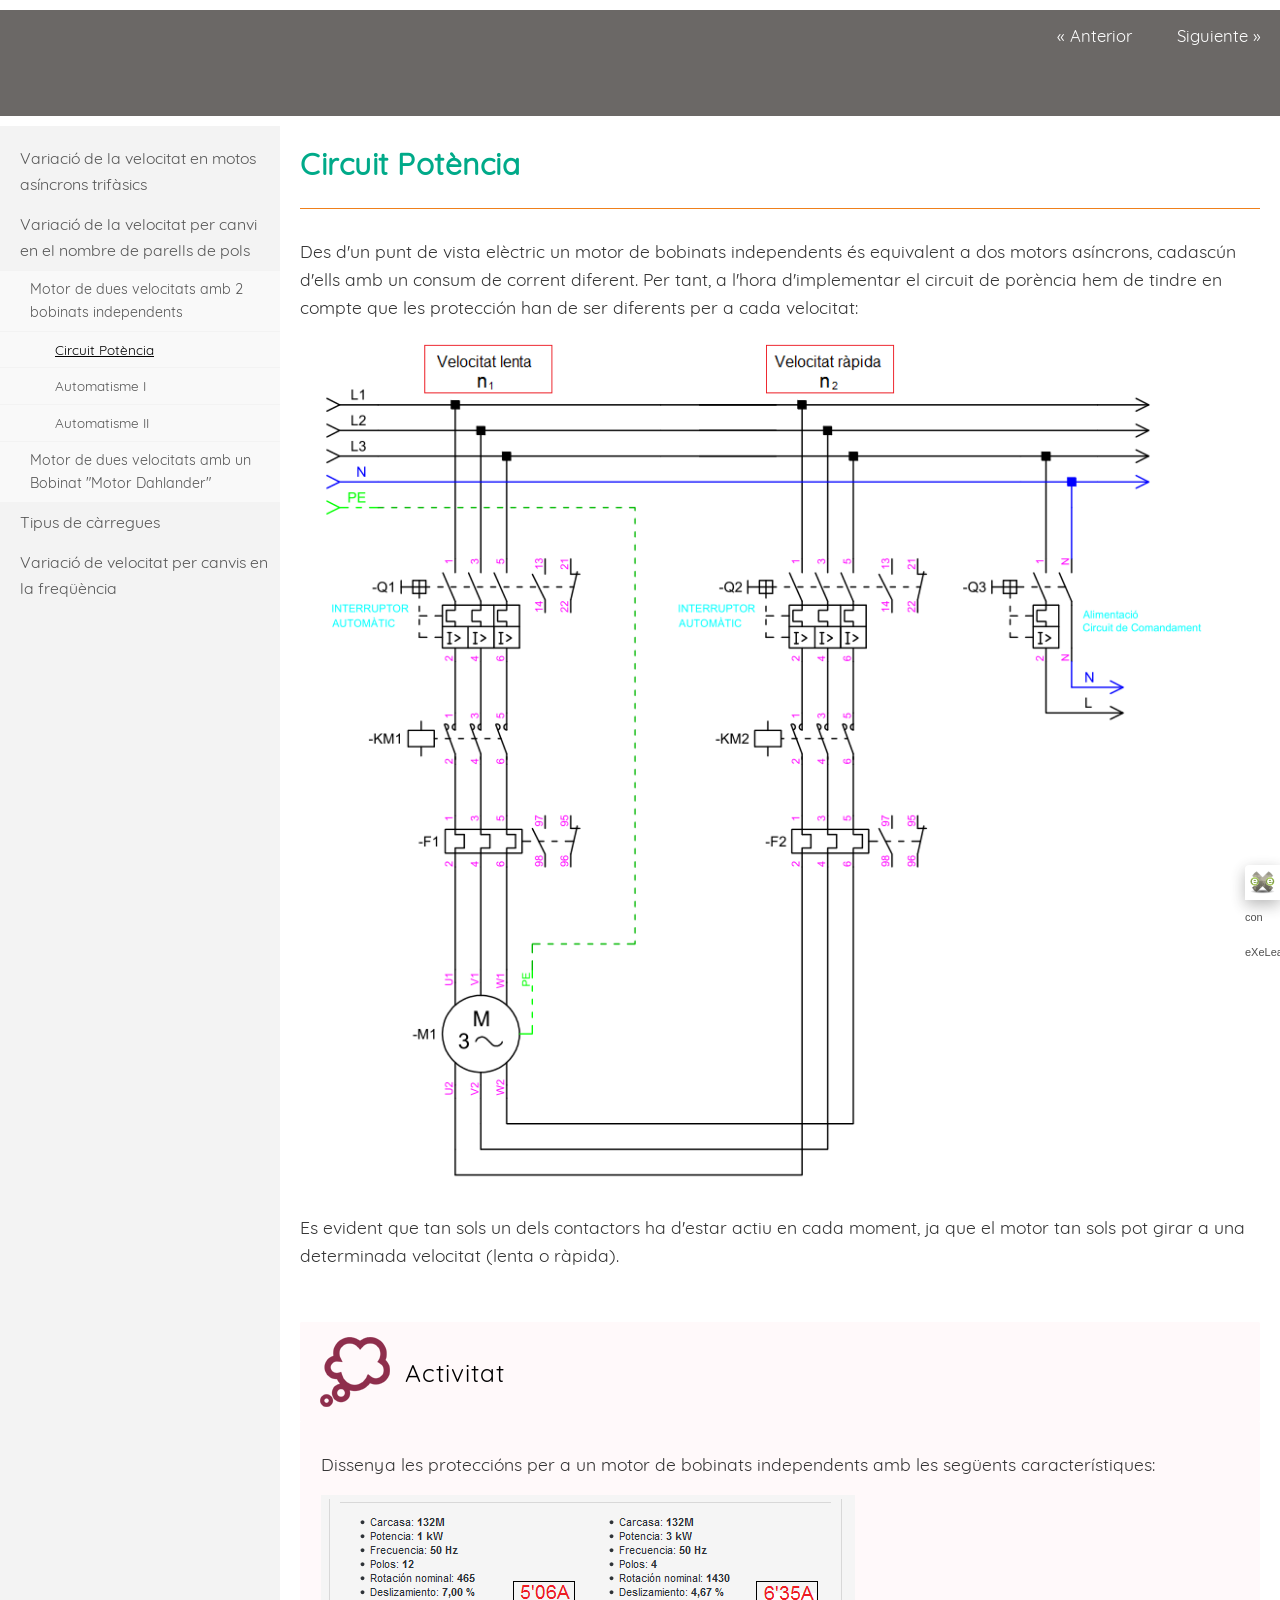
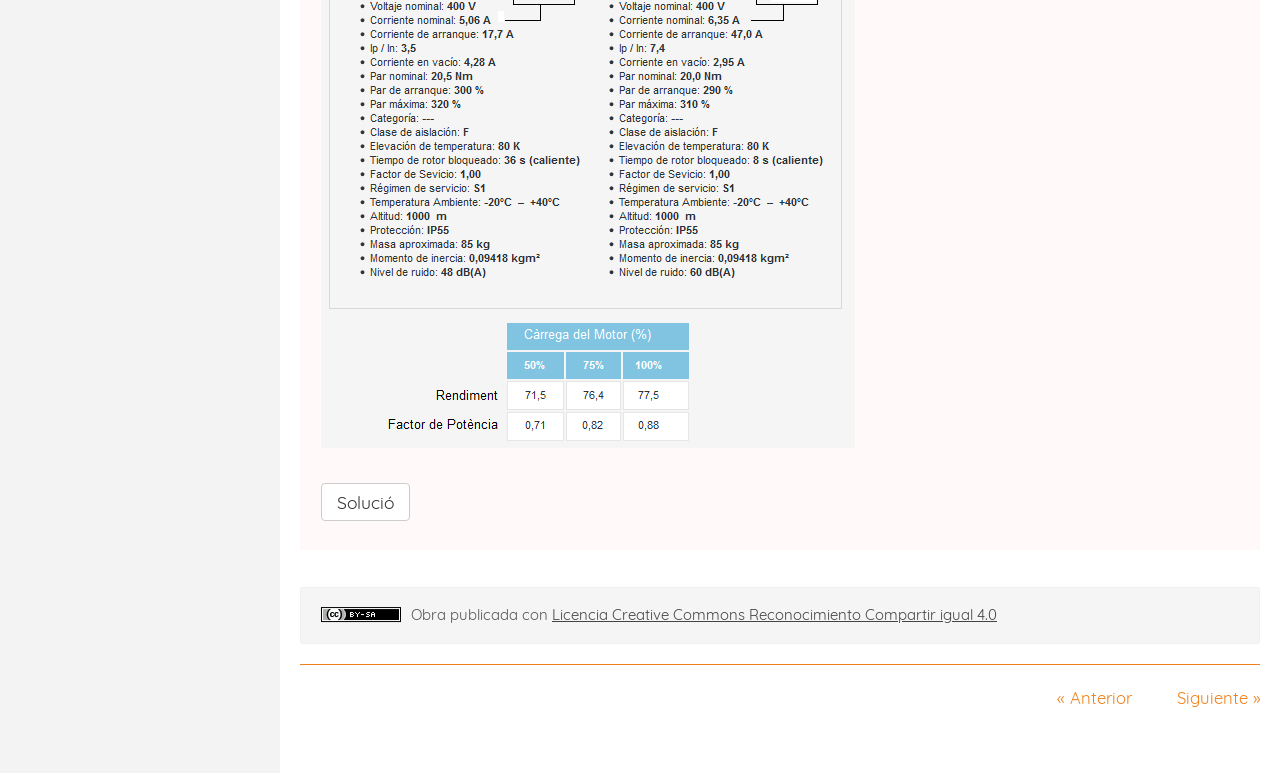
<file: circuit_potncia.html>
<!doctype html>
<html lang="es">
<head>
<link rel="stylesheet" type="text/css" href="base.css" />
<link rel="stylesheet" type="text/css" href="content.css" />
<link rel="stylesheet" type="text/css" href="nav.css" />
<meta http-equiv="content-type" content="text/html;  charset=utf-8" />
<title>Circuit Potència </title>
<link rel="shortcut icon" href="favicon.ico" type="image/x-icon" />
<link rel="license" type="text/html" href="http://creativecommons.org/licenses/by-sa/4.0/" />
<meta name="generator" content="eXeLearning 2.9 - exelearning.net" />
<!--[if lt IE 9]><script type="text/javascript" src="exe_html5.js"></script><![endif]-->
<script type="text/javascript" src="exe_jquery.js"></script>
<script type="text/javascript" src="common_i18n.js"></script>
<script type="text/javascript" src="common.js"></script>
<meta name="viewport" content="width=device-width, initial-scale=1" />
	</head>
<body class="exe-web-site" id="exe-node-4"><script type="text/javascript">document.body.className+=" js"</script>
<div id="content">
<p id="skipNav"><a href="#main" class="sr-av">Saltar la navegación</a></p>
<section id="emptyHeader"></section>
<nav id="siteNav">
<ul>
   <li><a href="index.html" class="daddy main-node">Variació de la velocitat en motos asíncrons trifàsics</a></li>
   <li class="current-page-parent"><a href="variaci_de_la_velocitat_per_canvi_en_el_nombre_de_parells_de_pols.html" class="current-page-parent daddy">Variació de la velocitat per canvi en el nombre de parells de pols</a>
   <ul>
      <li class="current-page-parent"><a href="motor_de_dues_velocitats_amb_2_bobinats_independents.html" class="current-page-parent daddy">Motor de dues velocitats amb 2 bobinats independents</a>
      <ul>
         <li id="active"><a href="circuit_potncia.html" class="active no-ch">Circuit Potència</a></li>
         <li><a href="automatisme_i.html" class="no-ch">Automatisme I</a></li>
         <li><a href="automatisme_ii.html" class="no-ch">Automatisme II</a></li>
      </ul>
      </li>
      <li><a href="motor_de_dues_velocitats_amb_un_bobinat_motor_dahlander.html" class="daddy">Motor de dues velocitats amb un Bobinat "Motor Dahlander"</a>
      <ul class="other-section">
         <li><a href="connexions_dels_terminals.html" class="no-ch">Connexions dels Terminals</a></li>
         <li><a href="cadesimu_motor_dahlander.html" class="no-ch">CADeSIMU: Motor Dahlander</a></li>
         <li><a href="circuit_de_potncia.html" class="no-ch">Circuit de Potència</a></li>
      </ul>
      </li>
   </ul>
   </li>
   <li><a href="tipus_de_crregues.html" class="daddy">Tipus de càrregues</a>
   <ul class="other-section">
      <li><a href="crregues_amb_parell_constant.html" class="no-ch">Càrregues amb Parell Constant</a></li>
   </ul>
   </li>
   <li><a href="variaci_de_velocitat_per_canvis_en_la_freqncia.html" class="daddy">Variació de velocitat per canvis en la freqüència</a>
   <ul class="other-section">
      <li><a href="variador_de_freqncia.html" class="no-ch">Variador de Freqüència</a></li>
   </ul>
   </li>
</ul>
</nav>
<div id='topPagination'>
<nav class="pagination noprt">
<a href="motor_de_dues_velocitats_amb_2_bobinats_independents.html" class="prev"><span><span>&laquo; </span>Anterior</span></a> <span class="sep">| </span><a href="automatisme_i.html" class="next"><span>Siguiente<span> &raquo;</span></span></a>
</nav>
</div>
<div id="main-wrapper">
<section id="main">
<header id="nodeDecoration"><h1 id="nodeTitle">Circuit Potència</h1></header>
<article class="iDevice_wrapper FreeTextIdevice" id="id8">
<div class="iDevice emphasis0">
<div id="ta8_85" class="block iDevice_content">
<p>Des d'un punt de vista elèctric un motor de bobinats independents és equivalent a dos motors asíncrons, cadascún d'ells amb un consum de corrent diferent. Per tant, a l'hora d'implementar el circuit de porència hem de tindre en compte que les protección han de ser diferents per a cada velocitat:</p>
<p><img src="VarVel2018-040.png" alt="" width="989" height="875" /></p>
<p>Es evident que tan sols un dels contactors ha d'estar actiu en cada moment, ja que el motor tan sols pot girar a una determinada velocitat (lenta o ràpida).</p>
</div>
</div>
</article>
<article class="iDevice_wrapper ReflectionIdevice em_iDevice em_iDevice_reflection" id="id9">
<div class="iDevice emphasis1" >
<header class="iDevice_header"><h1 class="iDeviceTitle">Activitat</h1></header>
<div class="iDevice_inner">
<div class="iDevice_content_wrapper">
<div id="ta9_92" class="block iDevice_content">
<p>Dissenya les proteccións per a un motor de bobinats independents amb les següents característiques:</p>
<p><img src="VarVel2018-046-1PAR.CTE.png" alt="" width="534" height="553" /></p>
</div>
<form name="feedback-form-9_93" action="#" onsubmit="return false" class="feedback-form">
<div class="block iDevice_buttons feedback-button js-required">
<p><script type="text/javascript">var feedback9_93text = "Solució";</script><input type="button" name="toggle-feedback-9_93" value="Solució" class="feedbackbutton feedback-toggler" /></p>
</div>
<section id="feedback-9_93" class="feedback js-feedback js-hidden">
<h1 class="js-sr-av">Retroalimentación</h1>
<p><strong>Velocitat Lenta (n<sub>1</sub>=465 r.p.m.), I<sub>n</sub>=5'06A</strong></p>
<p><em>1. Interruptor Automàtic (Q1)<br /></em></p>
<p>10A - Corba MA</p>
<p><img src="VarVel2018-047.png" alt="" width="200" height="291" /></p>
<p><em>2. Secció Conductor</em></p>
<p>S=1'5mm<sup>2</sup></p>
<p><em>3. Contactor (KM1)<br /></em></p>
<p>I=1'5x5'06=7'59A</p>
<p>Contactor trifàsic I=9A, AC3, Tensió Bobina=230V</p>
<p><em>4. Relé Tèrmic (F1)<br /></em></p>
<p>Regulació entre 4-6A</p>
<p><img src="VarVel2018-048.png" width="250" height="314" /></p>
<p><strong>Velocitat Ràpida (n<sub>2</sub>=1430 r.p.m.), I<sub>n</sub>= 6'35A</strong></p>
<p><em>1. Interruptor Automàtic (Q2)<br /></em></p>
<p>10A - Corba MA</p>
<p><em>2. Secció Conductor</em></p>
<p>S=1'5mm2</p>
<p><em>3. Contactor (KM2)<br /></em></p>
<p>I=1'5x6'35=9'53A</p>
<p>Contactor trifàsic I=12A, AC3, Tensió Bobina=230V</p>
<p><em>4. Relé Tèrmic (F2)<br /></em></p>
<p>Regulació entre 5'5-8A</p>
<p><img src="VarVel2018-050.png" alt="" width="250" height="309" /></p>
<p></p>
<p></p></section>
</form>
</div>
</div>
</div>
</article>
<div id="packageLicense" class="cc cc-by-sa">
<p><span>Obra publicada con</span> <a rel="license" href="http://creativecommons.org/licenses/by-sa/4.0/">Licencia Creative Commons Reconocimiento Compartir igual 4.0</a></p>
</div>
</section>
</div>
<div id='bottomPagination'>
<nav class="pagination noprt">
<a href="motor_de_dues_velocitats_amb_2_bobinats_independents.html" class="prev"><span><span>&laquo; </span>Anterior</span></a> <span class="sep">| </span><a href="automatisme_i.html" class="next"><span>Siguiente<span> &raquo;</span></span></a>
</nav>
</div>
</div>
<p id="made-with-eXe"><a href="https://exelearning.net/" target="_blank" rel="noopener"><span>Creado con eXeLearning<span> (Ventana nueva)</span></span></a></p><script type="text/javascript" src="_cedec_js.js"></script></body></html>
</file>
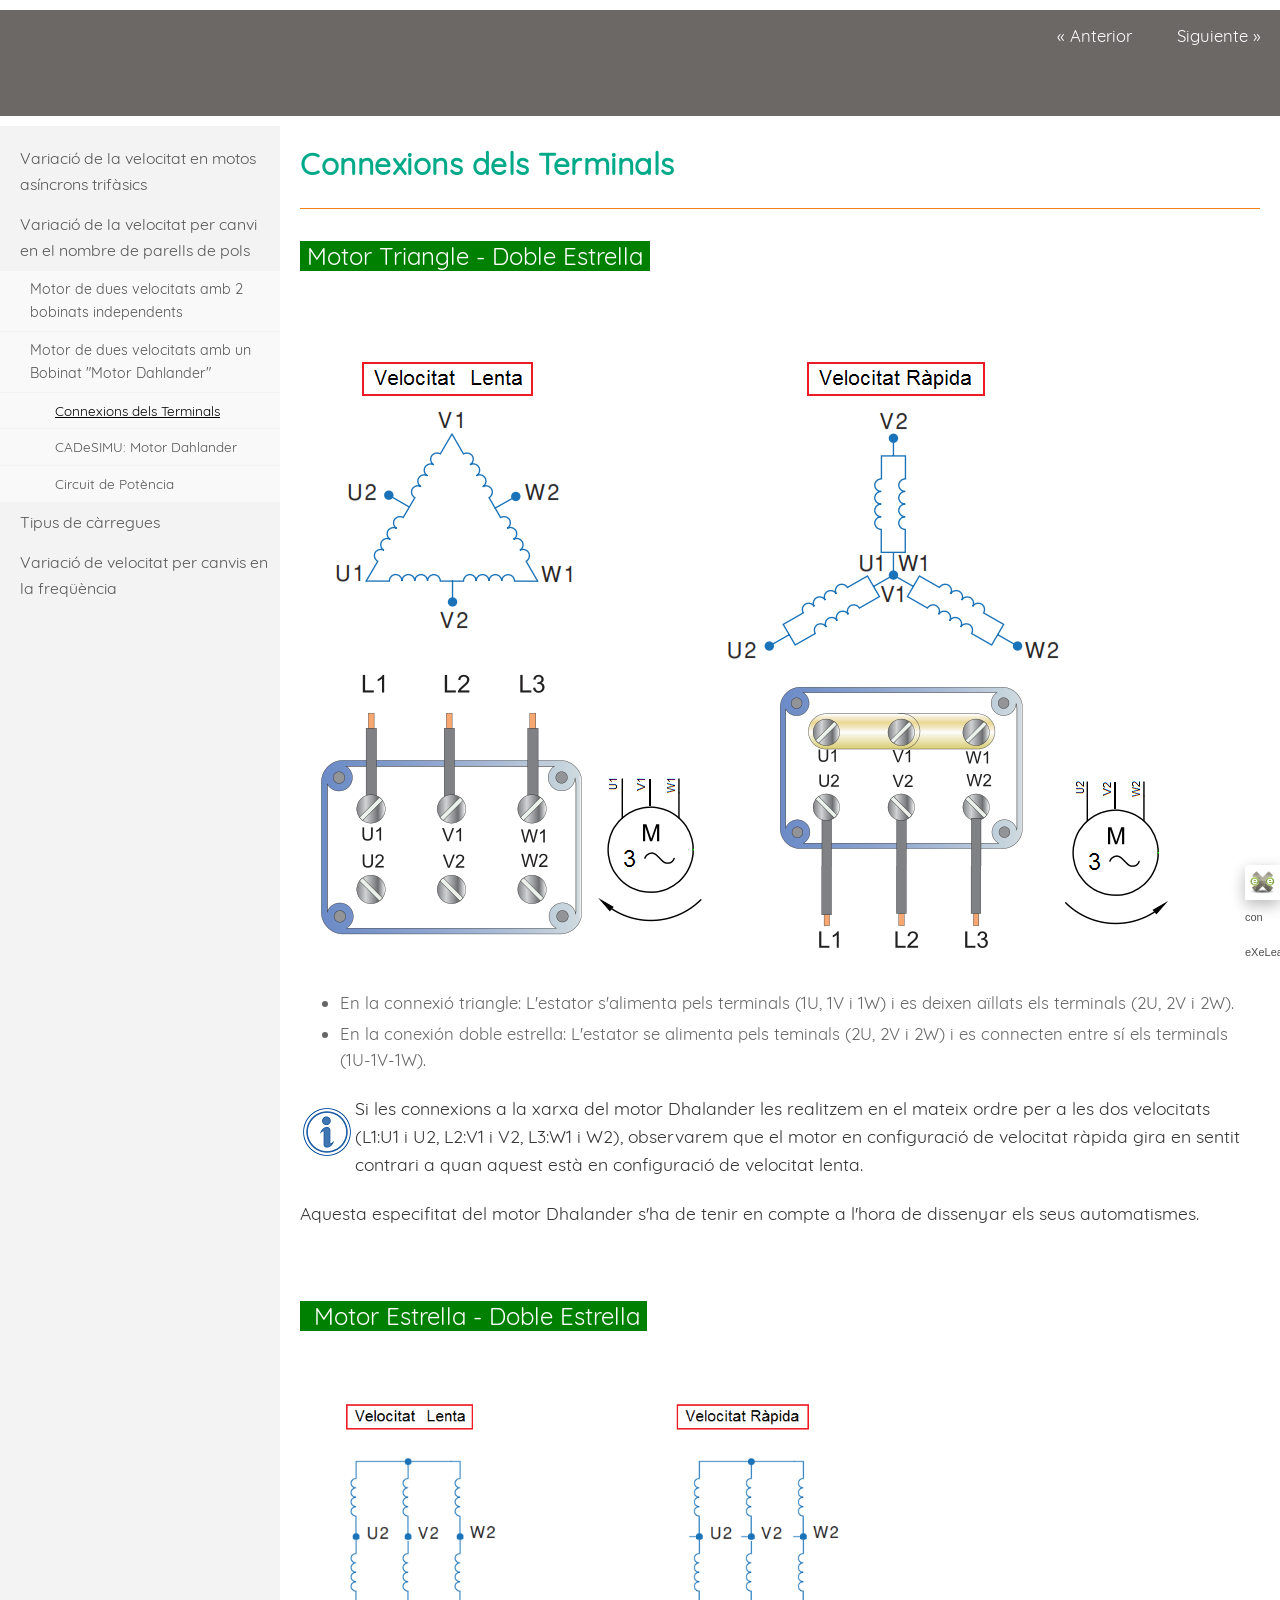
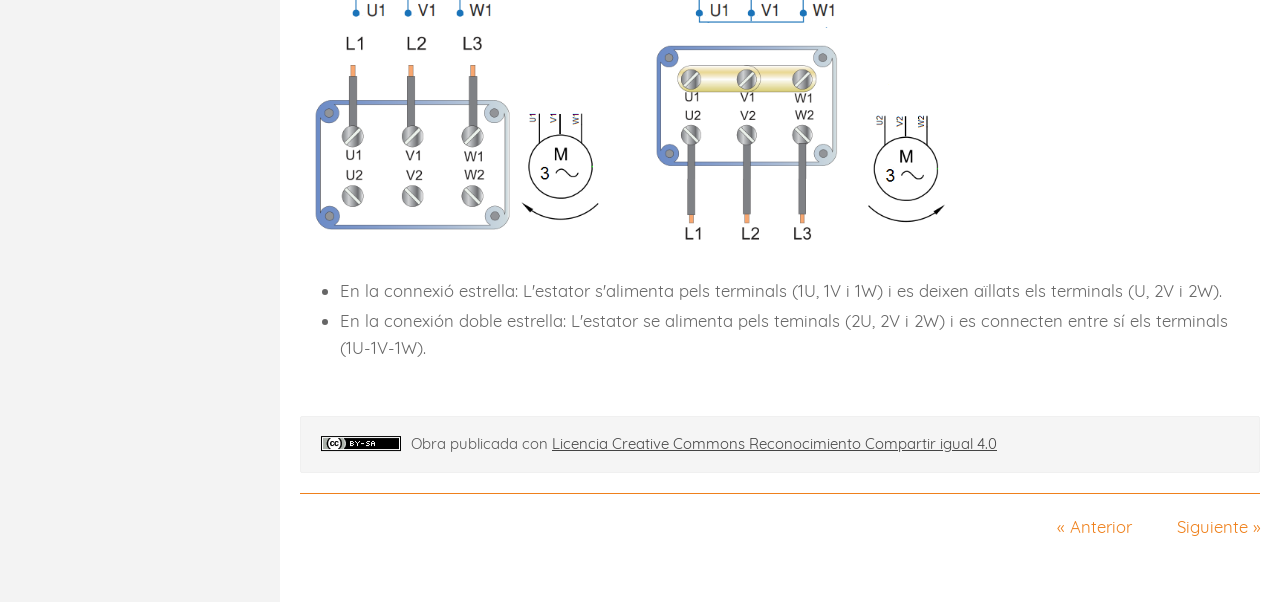
<file: connexions_dels_terminals.html>
<!doctype html>
<html lang="es">
<head>
<link rel="stylesheet" type="text/css" href="base.css" />
<link rel="stylesheet" type="text/css" href="content.css" />
<link rel="stylesheet" type="text/css" href="nav.css" />
<meta http-equiv="content-type" content="text/html;  charset=utf-8" />
<title>Connexions dels Terminals </title>
<link rel="shortcut icon" href="favicon.ico" type="image/x-icon" />
<link rel="license" type="text/html" href="http://creativecommons.org/licenses/by-sa/4.0/" />
<meta name="generator" content="eXeLearning 2.9 - exelearning.net" />
<!--[if lt IE 9]><script type="text/javascript" src="exe_html5.js"></script><![endif]-->
<script type="text/javascript" src="exe_jquery.js"></script>
<script type="text/javascript" src="common_i18n.js"></script>
<script type="text/javascript" src="common.js"></script>
<meta name="viewport" content="width=device-width, initial-scale=1" />
	</head>
<body class="exe-web-site" id="exe-node-9"><script type="text/javascript">document.body.className+=" js"</script>
<div id="content">
<p id="skipNav"><a href="#main" class="sr-av">Saltar la navegación</a></p>
<section id="emptyHeader"></section>
<nav id="siteNav">
<ul>
   <li><a href="index.html" class="daddy main-node">Variació de la velocitat en motos asíncrons trifàsics</a></li>
   <li class="current-page-parent"><a href="variaci_de_la_velocitat_per_canvi_en_el_nombre_de_parells_de_pols.html" class="current-page-parent daddy">Variació de la velocitat per canvi en el nombre de parells de pols</a>
   <ul>
      <li><a href="motor_de_dues_velocitats_amb_2_bobinats_independents.html" class="daddy">Motor de dues velocitats amb 2 bobinats independents</a>
      <ul class="other-section">
         <li><a href="circuit_potncia.html" class="no-ch">Circuit Potència</a></li>
         <li><a href="automatisme_i.html" class="no-ch">Automatisme I</a></li>
         <li><a href="automatisme_ii.html" class="no-ch">Automatisme II</a></li>
      </ul>
      </li>
      <li class="current-page-parent"><a href="motor_de_dues_velocitats_amb_un_bobinat_motor_dahlander.html" class="current-page-parent daddy">Motor de dues velocitats amb un Bobinat "Motor Dahlander"</a>
      <ul>
         <li id="active"><a href="connexions_dels_terminals.html" class="active no-ch">Connexions dels Terminals</a></li>
         <li><a href="cadesimu_motor_dahlander.html" class="no-ch">CADeSIMU: Motor Dahlander</a></li>
         <li><a href="circuit_de_potncia.html" class="no-ch">Circuit de Potència</a></li>
      </ul>
      </li>
   </ul>
   </li>
   <li><a href="tipus_de_crregues.html" class="daddy">Tipus de càrregues</a>
   <ul class="other-section">
      <li><a href="crregues_amb_parell_constant.html" class="no-ch">Càrregues amb Parell Constant</a></li>
   </ul>
   </li>
   <li><a href="variaci_de_velocitat_per_canvis_en_la_freqncia.html" class="daddy">Variació de velocitat per canvis en la freqüència</a>
   <ul class="other-section">
      <li><a href="variador_de_freqncia.html" class="no-ch">Variador de Freqüència</a></li>
   </ul>
   </li>
</ul>
</nav>
<div id='topPagination'>
<nav class="pagination noprt">
<a href="motor_de_dues_velocitats_amb_un_bobinat_motor_dahlander.html" class="prev"><span><span>&laquo; </span>Anterior</span></a> <span class="sep">| </span><a href="cadesimu_motor_dahlander.html" class="next"><span>Siguiente<span> &raquo;</span></span></a>
</nav>
</div>
<div id="main-wrapper">
<section id="main">
<header id="nodeDecoration"><h1 id="nodeTitle">Connexions dels Terminals</h1></header>
<article class="iDevice_wrapper FreeTextIdevice" id="id21">
<div class="iDevice emphasis0">
<div id="ta21_85" class="block iDevice_content">
<p><span style="background-color: #008000; color: #ffffff; font-size: 18pt;"> Motor Triangle - Doble Estrella  <br /></span></p>
<p><img src="VarVel2018-062-5.png" alt="" width="883" height="673" /></p>
<ul>
<li>En la connexió triangle: L'estator s'alimenta pels terminals (1U, 1V i 1W) i es deixen aïllats els terminals (2U, 2V i 2W).</li>
<li>En la conexión doble estrella: L'estator se alimenta pels teminals (2U, 2V i 2W) i es connecten entre sí els terminals (1U-1V-1W).</li>
</ul>
<table style="width: 100%;">
<tbody>
<tr>
<td style="width: 48px; height: 48px;"><img src="info.3.png" alt="" width="48" height="48" /></td>
<td>Si les connexions a la xarxa del motor Dhalander les realitzem en el mateix ordre per a les dos velocitats (L1:U1 i U2, L2:V1 i V2, L3:W1 i W2), observarem que el motor en configuració de velocitat ràpida gira en sentit contrari a quan aquest està en configuració de velocitat lenta.</td>
</tr>
</tbody>
</table>
<p>Aquesta especifitat del motor Dhalander s'ha de tenir en compte a l'hora de dissenyar els seus automatismes.</p>
</div>
</div>
</article>
<article class="iDevice_wrapper FreeTextIdevice" id="id22">
<div class="iDevice emphasis0">
<div id="ta22_85" class="block iDevice_content">
<p><span style="background-color: #008000; color: #ffffff; font-size: 18pt;">  Motor Estrella - Doble Estrella  </span></p>
<p><img src="VarVel2018-062-6.png" width="656" height="500" /></p>
<ul>
<li>En la connexió estrella: L'estator s'alimenta pels terminals (1U, 1V i 1W) i es deixen aïllats els terminals (U, 2V i 2W).</li>
<li>En la conexión doble estrella: L'estator se alimenta pels teminals (2U, 2V i 2W) i es connecten entre sí els terminals (1U-1V-1W).</li>
</ul>
</div>
</div>
</article>
<div id="packageLicense" class="cc cc-by-sa">
<p><span>Obra publicada con</span> <a rel="license" href="http://creativecommons.org/licenses/by-sa/4.0/">Licencia Creative Commons Reconocimiento Compartir igual 4.0</a></p>
</div>
</section>
</div>
<div id='bottomPagination'>
<nav class="pagination noprt">
<a href="motor_de_dues_velocitats_amb_un_bobinat_motor_dahlander.html" class="prev"><span><span>&laquo; </span>Anterior</span></a> <span class="sep">| </span><a href="cadesimu_motor_dahlander.html" class="next"><span>Siguiente<span> &raquo;</span></span></a>
</nav>
</div>
</div>
<p id="made-with-eXe"><a href="https://exelearning.net/" target="_blank" rel="noopener"><span>Creado con eXeLearning<span> (Ventana nueva)</span></span></a></p><script type="text/javascript" src="_cedec_js.js"></script></body></html>
</file>
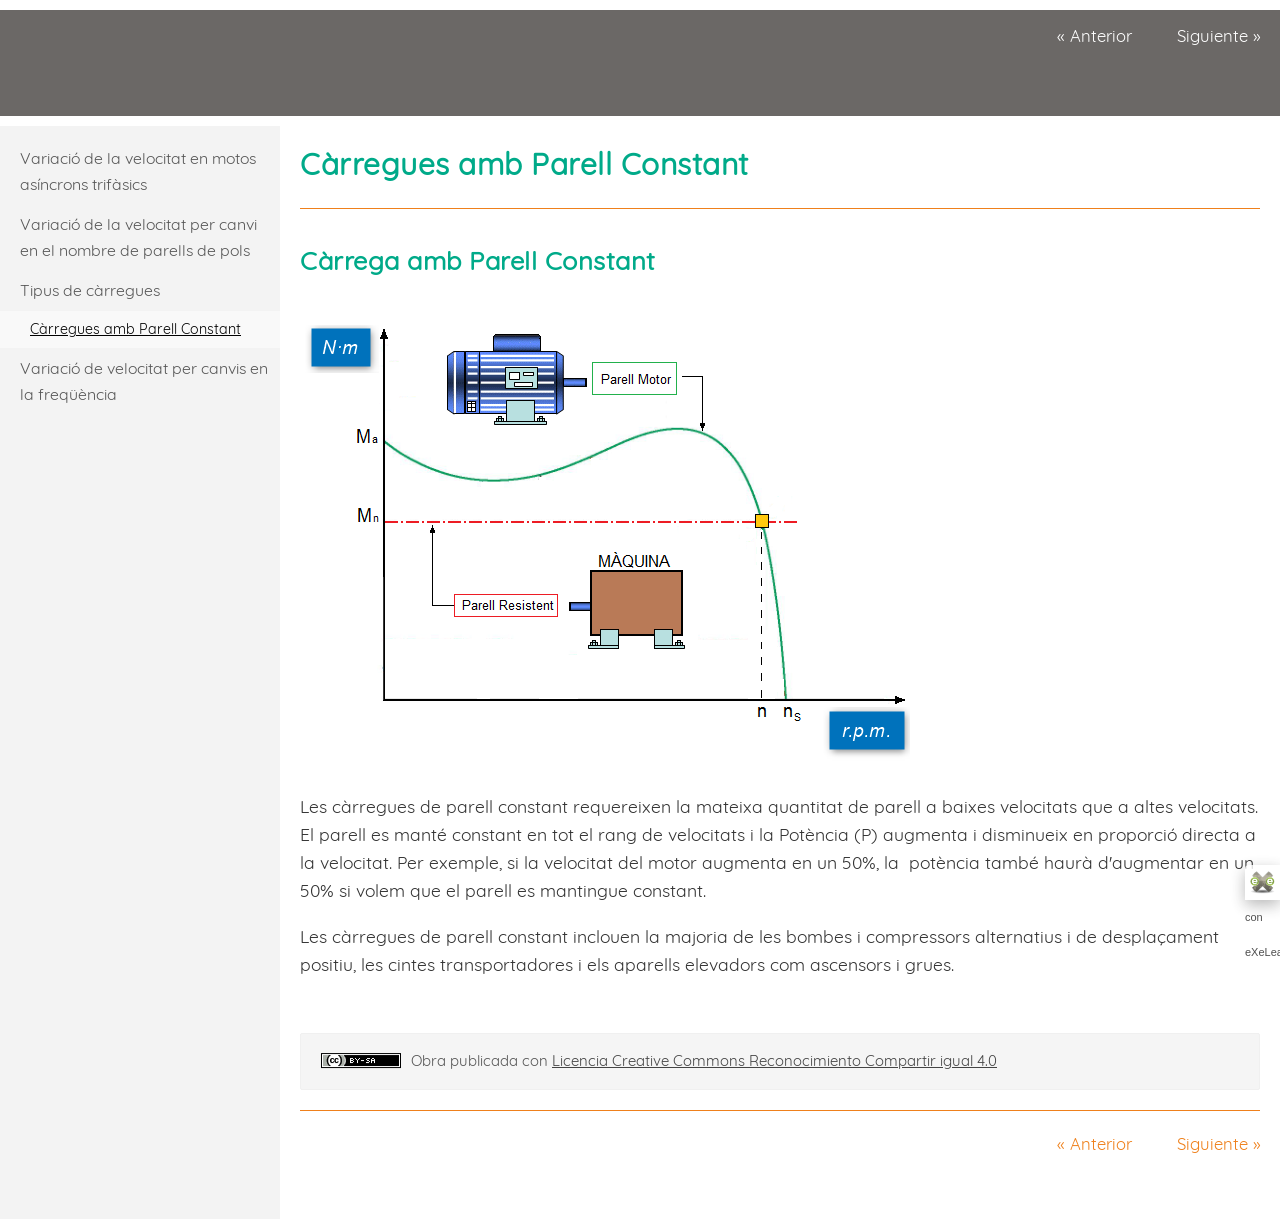
<file: crregues_amb_parell_constant.html>
<!doctype html>
<html lang="es">
<head>
<link rel="stylesheet" type="text/css" href="base.css" />
<link rel="stylesheet" type="text/css" href="content.css" />
<link rel="stylesheet" type="text/css" href="nav.css" />
<meta http-equiv="content-type" content="text/html;  charset=utf-8" />
<title>Càrregues amb Parell Constant </title>
<link rel="shortcut icon" href="favicon.ico" type="image/x-icon" />
<link rel="license" type="text/html" href="http://creativecommons.org/licenses/by-sa/4.0/" />
<meta name="generator" content="eXeLearning 2.9 - exelearning.net" />
<!--[if lt IE 9]><script type="text/javascript" src="exe_html5.js"></script><![endif]-->
<script type="text/javascript" src="exe_jquery.js"></script>
<script type="text/javascript" src="common_i18n.js"></script>
<script type="text/javascript" src="common.js"></script>
<meta name="viewport" content="width=device-width, initial-scale=1" />
	</head>
<body class="exe-web-site" id="exe-node-15"><script type="text/javascript">document.body.className+=" js"</script>
<div id="content">
<p id="skipNav"><a href="#main" class="sr-av">Saltar la navegación</a></p>
<section id="emptyHeader"></section>
<nav id="siteNav">
<ul>
   <li><a href="index.html" class="daddy main-node">Variació de la velocitat en motos asíncrons trifàsics</a></li>
   <li><a href="variaci_de_la_velocitat_per_canvi_en_el_nombre_de_parells_de_pols.html" class="daddy">Variació de la velocitat per canvi en el nombre de parells de pols</a>
   <ul class="other-section">
      <li><a href="motor_de_dues_velocitats_amb_2_bobinats_independents.html" class="daddy">Motor de dues velocitats amb 2 bobinats independents</a>
      <ul class="other-section">
         <li><a href="circuit_potncia.html" class="no-ch">Circuit Potència</a></li>
         <li><a href="automatisme_i.html" class="no-ch">Automatisme I</a></li>
         <li><a href="automatisme_ii.html" class="no-ch">Automatisme II</a></li>
      </ul>
      </li>
      <li><a href="motor_de_dues_velocitats_amb_un_bobinat_motor_dahlander.html" class="daddy">Motor de dues velocitats amb un Bobinat "Motor Dahlander"</a>
      <ul class="other-section">
         <li><a href="connexions_dels_terminals.html" class="no-ch">Connexions dels Terminals</a></li>
         <li><a href="cadesimu_motor_dahlander.html" class="no-ch">CADeSIMU: Motor Dahlander</a></li>
         <li><a href="circuit_de_potncia.html" class="no-ch">Circuit de Potència</a></li>
      </ul>
      </li>
   </ul>
   </li>
   <li class="current-page-parent"><a href="tipus_de_crregues.html" class="current-page-parent daddy">Tipus de càrregues</a>
   <ul>
      <li id="active"><a href="crregues_amb_parell_constant.html" class="active no-ch">Càrregues amb Parell Constant</a></li>
   </ul>
   </li>
   <li><a href="variaci_de_velocitat_per_canvis_en_la_freqncia.html" class="daddy">Variació de velocitat per canvis en la freqüència</a>
   <ul class="other-section">
      <li><a href="variador_de_freqncia.html" class="no-ch">Variador de Freqüència</a></li>
   </ul>
   </li>
</ul>
</nav>
<div id='topPagination'>
<nav class="pagination noprt">
<a href="tipus_de_crregues.html" class="prev"><span><span>&laquo; </span>Anterior</span></a> <span class="sep">| </span><a href="variaci_de_velocitat_per_canvis_en_la_freqncia.html" class="next"><span>Siguiente<span> &raquo;</span></span></a>
</nav>
</div>
<div id="main-wrapper">
<section id="main">
<header id="nodeDecoration"><h1 id="nodeTitle">Càrregues amb Parell Constant</h1></header>
<article class="iDevice_wrapper FreeTextIdevice" id="id43">
<div class="iDevice emphasis0">
<div id="ta43_85" class="block iDevice_content">
<h2>Càrrega amb Parell Constant</h2>
<p><img src="ARRANC3-202-3.png" alt="" width="628" height="465" /></p>
<p>Les càrregues de parell constant requereixen la mateixa quantitat de parell a baixes velocitats que a altes velocitats. El parell es manté constant en tot el rang de velocitats i la Potència (P) augmenta i disminueix en proporció directa a la velocitat. Per exemple, si la velocitat del motor augmenta en un 50%, la  potència també haurà d'augmentar en un 50% si volem que el parell es mantingue constant.</p>
<p>Les càrregues de parell constant inclouen la majoria de les bombes i compressors alternatius i de desplaçament positiu, les cintes transportadores i els aparells elevadors com ascensors i grues.</p>
</div>
</div>
</article>
<div id="packageLicense" class="cc cc-by-sa">
<p><span>Obra publicada con</span> <a rel="license" href="http://creativecommons.org/licenses/by-sa/4.0/">Licencia Creative Commons Reconocimiento Compartir igual 4.0</a></p>
</div>
</section>
</div>
<div id='bottomPagination'>
<nav class="pagination noprt">
<a href="tipus_de_crregues.html" class="prev"><span><span>&laquo; </span>Anterior</span></a> <span class="sep">| </span><a href="variaci_de_velocitat_per_canvis_en_la_freqncia.html" class="next"><span>Siguiente<span> &raquo;</span></span></a>
</nav>
</div>
</div>
<p id="made-with-eXe"><a href="https://exelearning.net/" target="_blank" rel="noopener"><span>Creado con eXeLearning<span> (Ventana nueva)</span></span></a></p><script type="text/javascript" src="_cedec_js.js"></script></body></html>
</file>
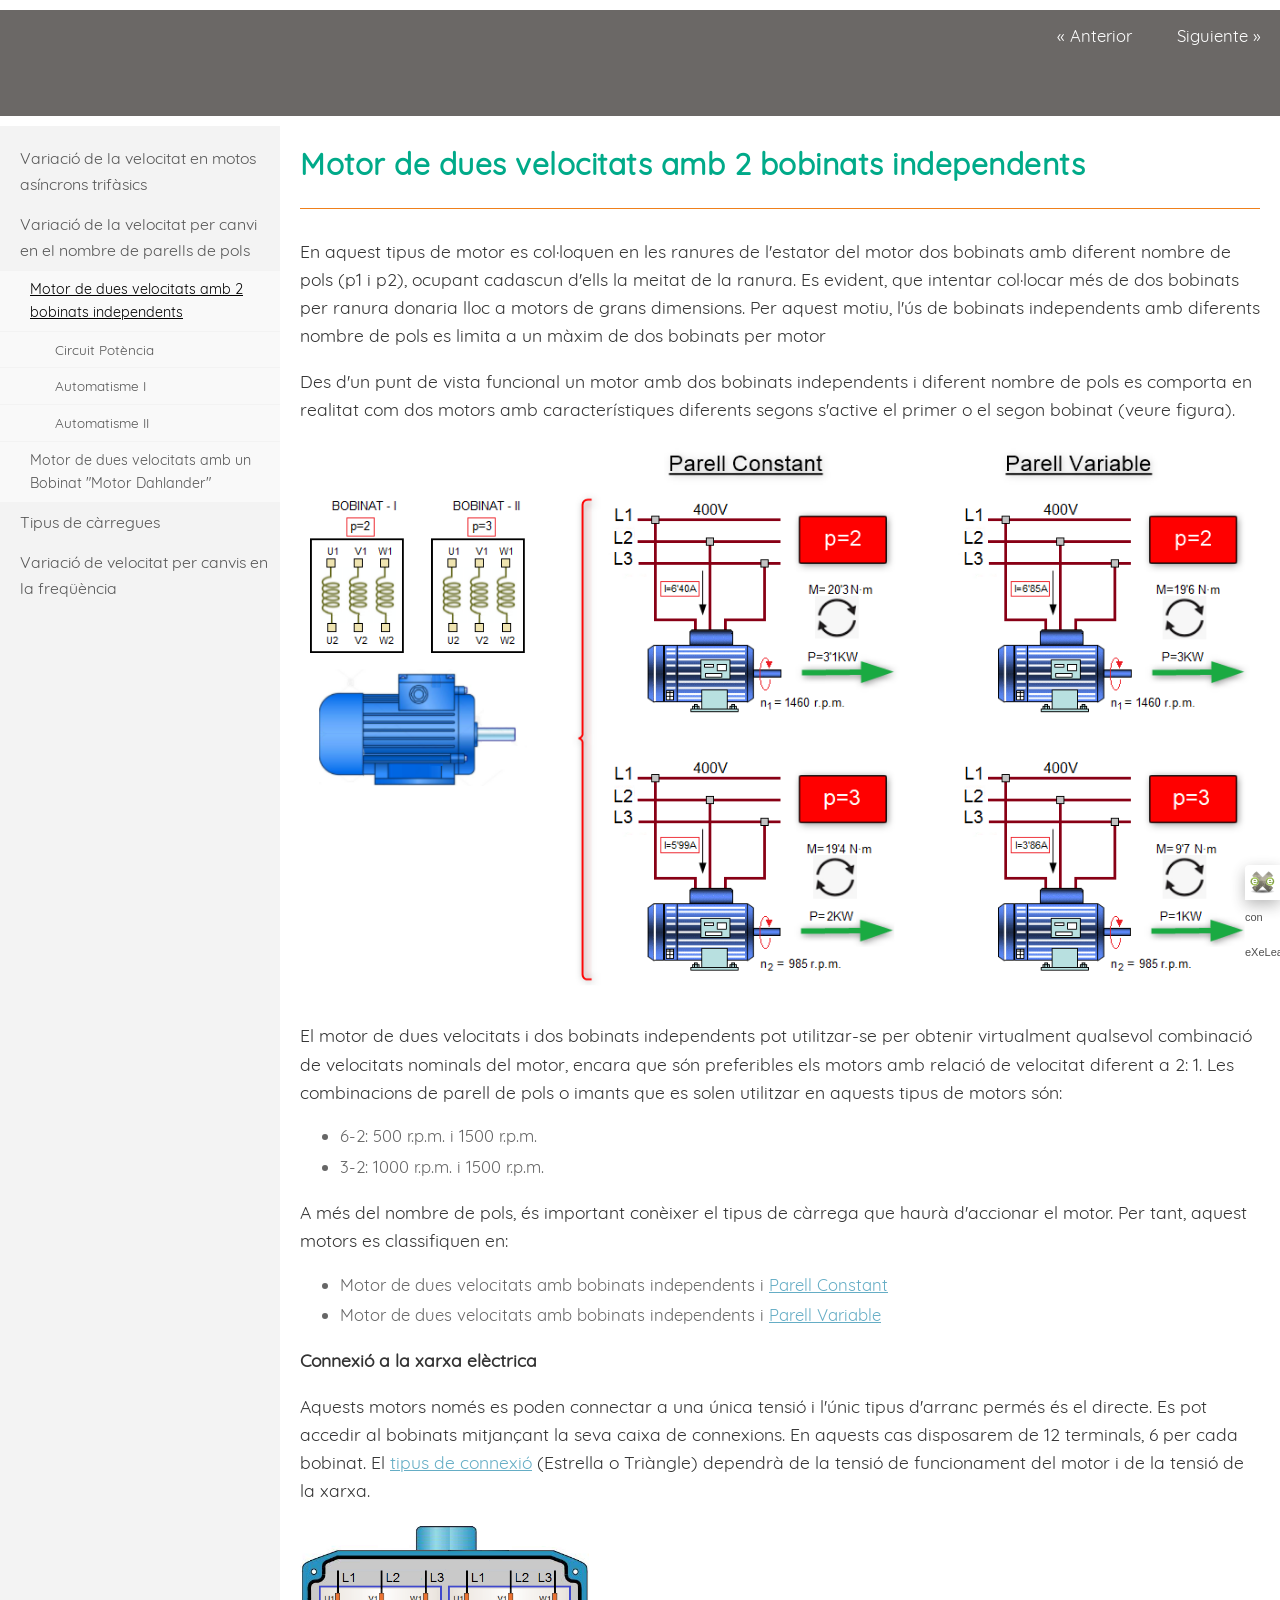
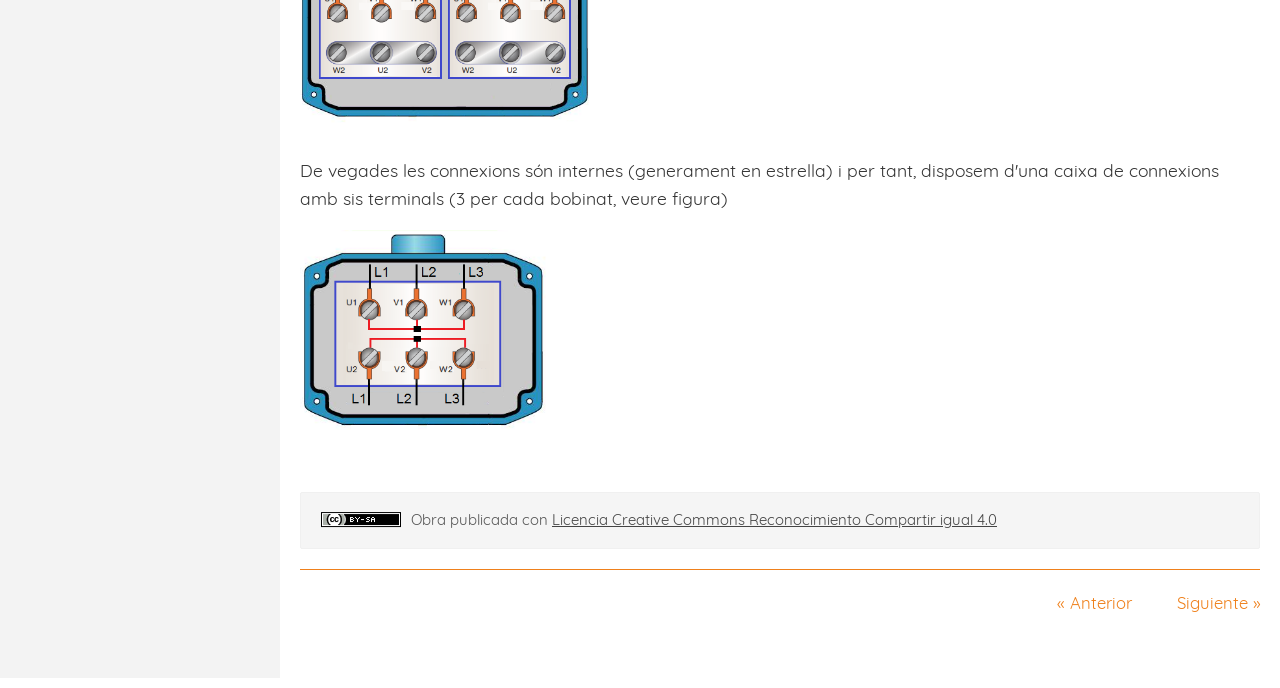
<file: motor_de_dues_velocitats_amb_2_bobinats_independents.html>
<!doctype html>
<html lang="es">
<head>
<link rel="stylesheet" type="text/css" href="base.css" />
<link rel="stylesheet" type="text/css" href="exe_lightbox.css" />
<link rel="stylesheet" type="text/css" href="content.css" />
<link rel="stylesheet" type="text/css" href="nav.css" />
<meta http-equiv="content-type" content="text/html;  charset=utf-8" />
<title>Motor de dues velocitats amb 2 bobinats independents </title>
<link rel="shortcut icon" href="favicon.ico" type="image/x-icon" />
<link rel="license" type="text/html" href="http://creativecommons.org/licenses/by-sa/4.0/" />
<meta name="generator" content="eXeLearning 2.9 - exelearning.net" />
<!--[if lt IE 9]><script type="text/javascript" src="exe_html5.js"></script><![endif]-->
<script type="text/javascript" src="exe_jquery.js"></script>
<script type="text/javascript" src="exe_lightbox.js"></script>
<script type="text/javascript" src="common_i18n.js"></script>
<script type="text/javascript" src="common.js"></script>
<meta name="viewport" content="width=device-width, initial-scale=1" />
	</head>
<body class="exe-web-site" id="exe-node-3"><script type="text/javascript">document.body.className+=" js"</script>
<div id="content">
<p id="skipNav"><a href="#main" class="sr-av">Saltar la navegación</a></p>
<section id="emptyHeader"></section>
<nav id="siteNav">
<ul>
   <li><a href="index.html" class="daddy main-node">Variació de la velocitat en motos asíncrons trifàsics</a></li>
   <li class="current-page-parent"><a href="variaci_de_la_velocitat_per_canvi_en_el_nombre_de_parells_de_pols.html" class="current-page-parent daddy">Variació de la velocitat per canvi en el nombre de parells de pols</a>
   <ul>
      <li id="active"><a href="motor_de_dues_velocitats_amb_2_bobinats_independents.html" class="active daddy">Motor de dues velocitats amb 2 bobinats independents</a>
      <ul>
         <li><a href="circuit_potncia.html" class="no-ch">Circuit Potència</a></li>
         <li><a href="automatisme_i.html" class="no-ch">Automatisme I</a></li>
         <li><a href="automatisme_ii.html" class="no-ch">Automatisme II</a></li>
      </ul>
      </li>
      <li><a href="motor_de_dues_velocitats_amb_un_bobinat_motor_dahlander.html" class="daddy">Motor de dues velocitats amb un Bobinat "Motor Dahlander"</a>
      <ul class="other-section">
         <li><a href="connexions_dels_terminals.html" class="no-ch">Connexions dels Terminals</a></li>
         <li><a href="cadesimu_motor_dahlander.html" class="no-ch">CADeSIMU: Motor Dahlander</a></li>
         <li><a href="circuit_de_potncia.html" class="no-ch">Circuit de Potència</a></li>
      </ul>
      </li>
   </ul>
   </li>
   <li><a href="tipus_de_crregues.html" class="daddy">Tipus de càrregues</a>
   <ul class="other-section">
      <li><a href="crregues_amb_parell_constant.html" class="no-ch">Càrregues amb Parell Constant</a></li>
   </ul>
   </li>
   <li><a href="variaci_de_velocitat_per_canvis_en_la_freqncia.html" class="daddy">Variació de velocitat per canvis en la freqüència</a>
   <ul class="other-section">
      <li><a href="variador_de_freqncia.html" class="no-ch">Variador de Freqüència</a></li>
   </ul>
   </li>
</ul>
</nav>
<div id='topPagination'>
<nav class="pagination noprt">
<a href="variaci_de_la_velocitat_per_canvi_en_el_nombre_de_parells_de_pols.html" class="prev"><span><span>&laquo; </span>Anterior</span></a> <span class="sep">| </span><a href="circuit_potncia.html" class="next"><span>Siguiente<span> &raquo;</span></span></a>
</nav>
</div>
<div id="main-wrapper">
<section id="main">
<header id="nodeDecoration"><h1 id="nodeTitle">Motor de dues velocitats amb 2 bobinats independents</h1></header>
<article class="iDevice_wrapper FreeTextIdevice" id="id2">
<div class="iDevice emphasis0">
<div id="ta2_85" class="block iDevice_content">
<p>En aquest tipus de motor es col·loquen en les ranures de l'estator del motor dos bobinats amb diferent nombre de pols (p1 i p2), ocupant cadascun d'ells la meitat de la ranura. Es evident, que intentar col·locar més de dos bobinats per ranura donaria lloc a motors de grans dimensions. Per aquest motiu, l'ús de bobinats independents amb diferents nombre de pols es limita a un màxim de dos bobinats per motor</p>
<p>Des d'un punt de vista funcional un motor amb dos bobinats independents i diferent nombre de pols es comporta en realitat com dos motors amb característiques diferents segons s'active el primer o el segon bobinat (veure figura).</p>
<p><img src="ARRANC3-204-1a.png" alt="" width="1055" height="611" /></p>
<p>El motor de dues velocitats i dos bobinats independents pot utilitzar-se per obtenir virtualment qualsevol combinació de velocitats nominals del motor, encara que són preferibles els motors amb relació de velocitat diferent a 2: 1. Les combinacions de parell de pols o imants que es solen utilitzar en aquests tipus de motors són:</p>
<ul>
<li>6-2: 500 r.p.m. i 1500 r.p.m.</li>
<li>3-2: 1000 r.p.m. i 1500 r.p.m.</li>
</ul>
<p><span>A més del nombre de pols, és important conèixer </span>el tipus de càrrega que haurà d'accionar el motor. Per tant, aquest motors es classifiquen en:</p>
<ul>
<li>Motor de dues velocitats amb bobinats independents i <a href="ARRANC3-202-3b.png" rel="lightbox">Parell Constant</a></li>
<li>Motor de dues velocitats amb bobinats independents i <a href="ARRANC3-202-3e.png" rel="lightbox">Parell Variable</a></li>
</ul>
<p></p>
<p><strong>Connexió a la xarxa elèctrica</strong></p>
<p>Aquests motors només es poden connectar a una única tensió i l'únic tipus d'arranc permés és el directe. Es pot accedir al bobinats mitjançant la seva caixa de connexions. En aquests cas disposarem de 12 terminals, 6 per cada bobinat. El <a href="crregues_amb_parell_constant.html" class="exe-tooltip ajax-tt">tipus de connexió</a> (Estrella o Triàngle) dependrà de la tensió de funcionament del motor i de la tensió de la xarxa.</p>
<p><img src="var-vel-04-2.png" width="300" height="209" /></p>
<p>De vegades les connexions són internes (generament en estrella) i per tant, disposem d'una caixa de connexions amb sis terminals (3 per cada bobinat, veure figura)</p>
<p><img src="var-vel-05.png" width="248" height="200" /></p>
<p></p>
</div>
</div>
</article>
<div id="packageLicense" class="cc cc-by-sa">
<p><span>Obra publicada con</span> <a rel="license" href="http://creativecommons.org/licenses/by-sa/4.0/">Licencia Creative Commons Reconocimiento Compartir igual 4.0</a></p>
</div>
</section>
</div>
<div id='bottomPagination'>
<nav class="pagination noprt">
<a href="variaci_de_la_velocitat_per_canvi_en_el_nombre_de_parells_de_pols.html" class="prev"><span><span>&laquo; </span>Anterior</span></a> <span class="sep">| </span><a href="circuit_potncia.html" class="next"><span>Siguiente<span> &raquo;</span></span></a>
</nav>
</div>
</div>
<p id="made-with-eXe"><a href="https://exelearning.net/" target="_blank" rel="noopener"><span>Creado con eXeLearning<span> (Ventana nueva)</span></span></a></p><script type="text/javascript" src="_cedec_js.js"></script></body></html>
</file>
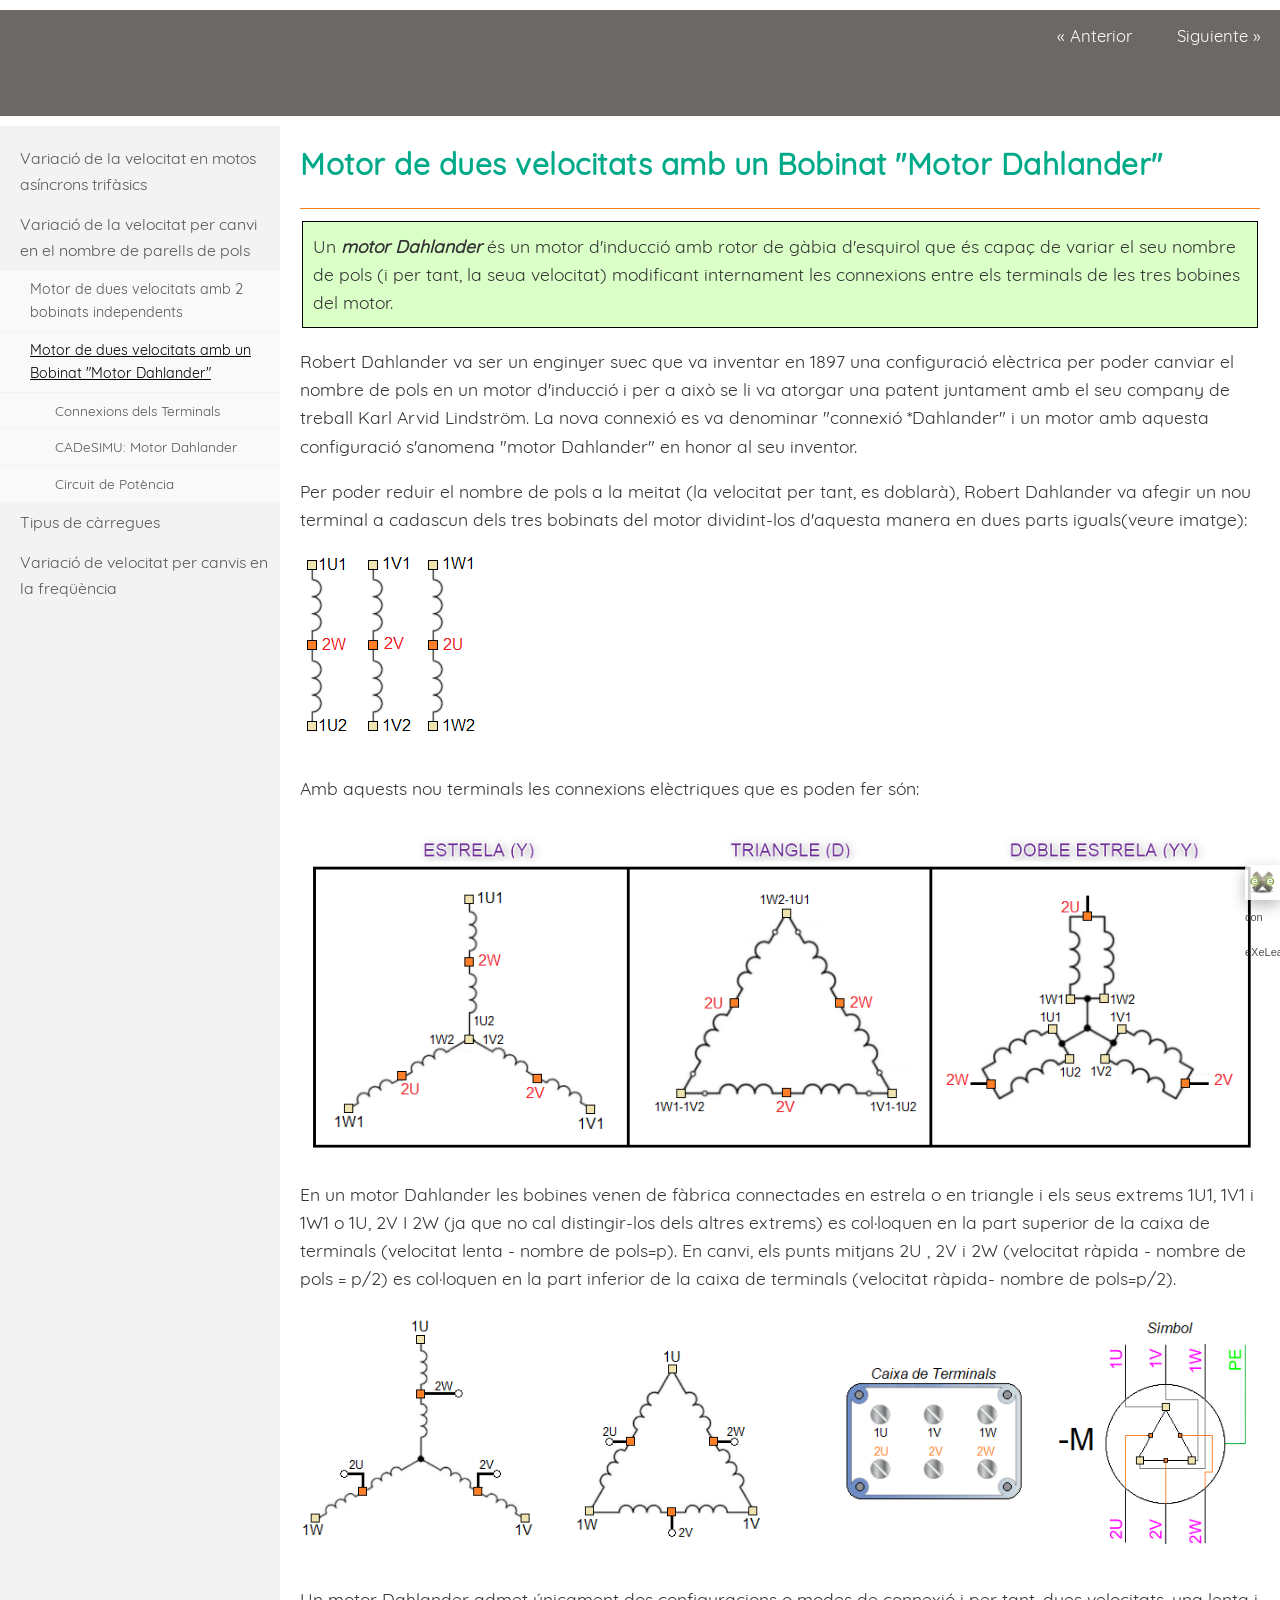
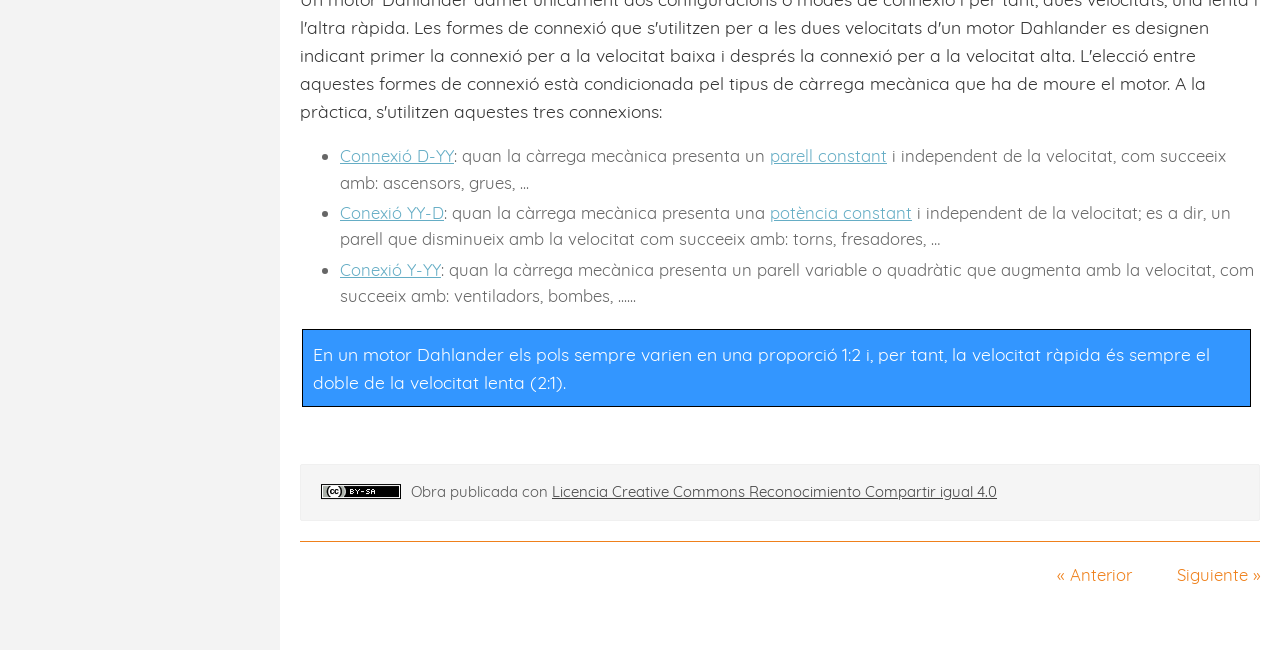
<file: motor_de_dues_velocitats_amb_un_bobinat_motor_dahlander.html>
<!doctype html>
<html lang="es">
<head>
<link rel="stylesheet" type="text/css" href="base.css" />
<link rel="stylesheet" type="text/css" href="exe_lightbox.css" />
<link rel="stylesheet" type="text/css" href="content.css" />
<link rel="stylesheet" type="text/css" href="nav.css" />
<meta http-equiv="content-type" content="text/html;  charset=utf-8" />
<title>Motor de dues velocitats amb un Bobinat "Motor Dahlander" </title>
<link rel="shortcut icon" href="favicon.ico" type="image/x-icon" />
<link rel="license" type="text/html" href="http://creativecommons.org/licenses/by-sa/4.0/" />
<meta name="generator" content="eXeLearning 2.9 - exelearning.net" />
<!--[if lt IE 9]><script type="text/javascript" src="exe_html5.js"></script><![endif]-->
<script type="text/javascript" src="exe_jquery.js"></script>
<script type="text/javascript" src="exe_lightbox.js"></script>
<script type="text/javascript" src="common_i18n.js"></script>
<script type="text/javascript" src="common.js"></script>
<meta name="viewport" content="width=device-width, initial-scale=1" />
	</head>
<body class="exe-web-site" id="exe-node-7"><script type="text/javascript">document.body.className+=" js"</script>
<div id="content">
<p id="skipNav"><a href="#main" class="sr-av">Saltar la navegación</a></p>
<section id="emptyHeader"></section>
<nav id="siteNav">
<ul>
   <li><a href="index.html" class="daddy main-node">Variació de la velocitat en motos asíncrons trifàsics</a></li>
   <li class="current-page-parent"><a href="variaci_de_la_velocitat_per_canvi_en_el_nombre_de_parells_de_pols.html" class="current-page-parent daddy">Variació de la velocitat per canvi en el nombre de parells de pols</a>
   <ul>
      <li><a href="motor_de_dues_velocitats_amb_2_bobinats_independents.html" class="daddy">Motor de dues velocitats amb 2 bobinats independents</a>
      <ul class="other-section">
         <li><a href="circuit_potncia.html" class="no-ch">Circuit Potència</a></li>
         <li><a href="automatisme_i.html" class="no-ch">Automatisme I</a></li>
         <li><a href="automatisme_ii.html" class="no-ch">Automatisme II</a></li>
      </ul>
      </li>
      <li id="active"><a href="motor_de_dues_velocitats_amb_un_bobinat_motor_dahlander.html" class="active daddy">Motor de dues velocitats amb un Bobinat "Motor Dahlander"</a>
      <ul>
         <li><a href="connexions_dels_terminals.html" class="no-ch">Connexions dels Terminals</a></li>
         <li><a href="cadesimu_motor_dahlander.html" class="no-ch">CADeSIMU: Motor Dahlander</a></li>
         <li><a href="circuit_de_potncia.html" class="no-ch">Circuit de Potència</a></li>
      </ul>
      </li>
   </ul>
   </li>
   <li><a href="tipus_de_crregues.html" class="daddy">Tipus de càrregues</a>
   <ul class="other-section">
      <li><a href="crregues_amb_parell_constant.html" class="no-ch">Càrregues amb Parell Constant</a></li>
   </ul>
   </li>
   <li><a href="variaci_de_velocitat_per_canvis_en_la_freqncia.html" class="daddy">Variació de velocitat per canvis en la freqüència</a>
   <ul class="other-section">
      <li><a href="variador_de_freqncia.html" class="no-ch">Variador de Freqüència</a></li>
   </ul>
   </li>
</ul>
</nav>
<div id='topPagination'>
<nav class="pagination noprt">
<a href="automatisme_ii.html" class="prev"><span><span>&laquo; </span>Anterior</span></a> <span class="sep">| </span><a href="connexions_dels_terminals.html" class="next"><span>Siguiente<span> &raquo;</span></span></a>
</nav>
</div>
<div id="main-wrapper">
<section id="main">
<header id="nodeDecoration"><h1 id="nodeTitle">Motor de dues velocitats amb un Bobinat "Motor Dahlander"</h1></header>
<article class="iDevice_wrapper FreeTextIdevice" id="id15">
<div class="iDevice emphasis0">
<div id="ta15_85" class="block iDevice_content">
<table style="width: 100%;" cellpadding="10">
<tbody>
<tr>
<td style="background-color: #daffc7; border: 1px solid #000000;">Un <em><strong>motor Dahlander</strong></em> és un motor d'inducció amb rotor de gàbia d'esquirol que és capaç de variar el seu nombre de pols (i per tant, la seua velocitat) modificant internament les connexions entre els terminals de les tres bobines del motor.</td>
</tr>
</tbody>
</table>
<p>Robert Dahlander va ser un enginyer suec que va inventar en 1897 una configuració elèctrica per poder canviar el nombre de pols en un motor d'inducció i per a això se li va atorgar una patent juntament amb el seu company de treball Karl Arvid Lindström. La nova connexió es va denominar "connexió *Dahlander" i un motor amb aquesta configuració s'anomena "motor Dahlander" en honor al seu inventor.</p>
<p>Per poder reduir el nombre de pols a la meitat (la velocitat per tant, es doblarà), Robert Dahlander va afegir un nou terminal a cadascun dels tres bobinats del motor dividint-los d'aquesta manera en dues parts iguals(veure imatge):</p>
<p><img src="ARRANC3-160-1.png" alt="" width="190" height="198" /></p>
<p>Amb aquests nou terminals les connexions elèctriques que es poden fer són:</p>
<p><img src="ARRANC3-160-2.png" alt="" width="1028" height="359" /></p>
<p>En un motor Dahlander les bobines venen de fàbrica connectades en estrela o en triangle i els seus extrems 1U1, 1V1 i 1W1 o 1U, 2V I 2W (ja que no cal distingir-los dels altres extrems) es col·loquen en la part superior de la caixa de terminals (velocitat lenta - nombre de pols=p). En canvi, els punts mitjans 2U , 2V i 2W (velocitat ràpida - nombre de pols = p/2) es col·loquen en la part inferior de la caixa de terminals (velocitat ràpida- nombre de pols=p/2).</p>
<p><img src="ARRANC3-163.png" alt="" width="1075" height="280" /></p>
<p>Un motor Dahlander admet únicament dos configuracions o modes de connexió i per tant, dues velocitats, una lenta i l'altra ràpida. Les formes de connexió que s'utilitzen per a les dues velocitats d'un motor Dahlander es designen indicant primer la connexió per a la velocitat baixa i després la connexió per a la velocitat alta. L'elecció entre aquestes formes de connexió està condicionada pel tipus de càrrega mecànica que ha de moure el motor. A la pràctica, s'utilitzen aquestes tres connexions:</p>
<ul>
<li><a href="ARRANC3-163-2.png" rel="lightbox">Connexió D-YY</a>: quan la càrrega mecànica presenta un <a href="#t97409b65-d018-d07b-1fdc-498bede6cfc3" id="link97409b65-d018-d07b-1fdc-498bede6cfc3" class="exe-tooltip definition-tt">parell constant</a> i independent de la velocitat, com succeeix amb: ascensors, grues, ...</li>
<li><a href="ARRANC3-163-3.png" rel="lightbox">Conexió YY-D</a>: quan la càrrega mecànica presenta una <a href="#t24667cc0-0003-0f27-0c3c-5a132a1cb7c9" id="link24667cc0-0003-0f27-0c3c-5a132a1cb7c9" class="exe-tooltip definition-tt">potència constant</a> i independent de la velocitat; es a dir, un parell que disminueix amb la velocitat com succeeix amb: torns, fresadores, …</li>
<li><a href="ARRANC3-163-4A.png" rel="lightbox">Conexió Y-YY</a>: quan la càrrega mecànica presenta un parell variable o quadràtic que augmenta amb la velocitat, com succeeix amb: ventiladors, bombes, ......</li>
</ul>
<table style="width: 99.2588%;" cellpadding="10">
<tbody>
<tr>
<td style="background-color: #3396ff; border: 1px solid #000000; width: 99.6287%;"><span style="color: #ffffff;">En un motor Dahlander els pols sempre varien en una proporció 1:2 i, per tant, la velocitat ràpida és sempre el doble de la velocitat lenta (2:1).</span></td>
</tr>
</tbody>
</table>
<p></p>
<div id="t97409b65-d018-d07b-1fdc-498bede6cfc3" class="exe-tooltip-text">
<p>Les càrregues de parell constant són aquelles on el parell que ha d'aportar el motor és independent de la velocitat.</p>
</div>
<div id="t24667cc0-0003-0f27-0c3c-5a132a1cb7c9" class="exe-tooltip-text">
<p>Aquest motor està dissenyat perquè la potència romanga constant quan la velocitat es redueixi a un valor baix. Per a aconseguir-ho, és necessari que el parell del motor augmente quan es redueix la seua velocitat. El requisit de potència constant pot visualitzar-se millor en considerar l'operació d'una maquina simple com una premsa perforadora. En aquest cas, per a perforar un forat gran amb un trepant gran, la velocitat ha de ser baixa però el parell requerit és molt alt. Per contra, en perforar un forat xicotet, la velocitat del trepant ha de ser alta però el parell requerit és baix. És a dir, que es requereix que el parell siga alt quan la velocitat és baixa i que el parell siga baix quan la velocitat és alta.</p>
</div>
</div>
</div>
</article>
<div id="packageLicense" class="cc cc-by-sa">
<p><span>Obra publicada con</span> <a rel="license" href="http://creativecommons.org/licenses/by-sa/4.0/">Licencia Creative Commons Reconocimiento Compartir igual 4.0</a></p>
</div>
</section>
</div>
<div id='bottomPagination'>
<nav class="pagination noprt">
<a href="automatisme_ii.html" class="prev"><span><span>&laquo; </span>Anterior</span></a> <span class="sep">| </span><a href="connexions_dels_terminals.html" class="next"><span>Siguiente<span> &raquo;</span></span></a>
</nav>
</div>
</div>
<p id="made-with-eXe"><a href="https://exelearning.net/" target="_blank" rel="noopener"><span>Creado con eXeLearning<span> (Ventana nueva)</span></span></a></p><script type="text/javascript" src="_cedec_js.js"></script></body></html>
</file>
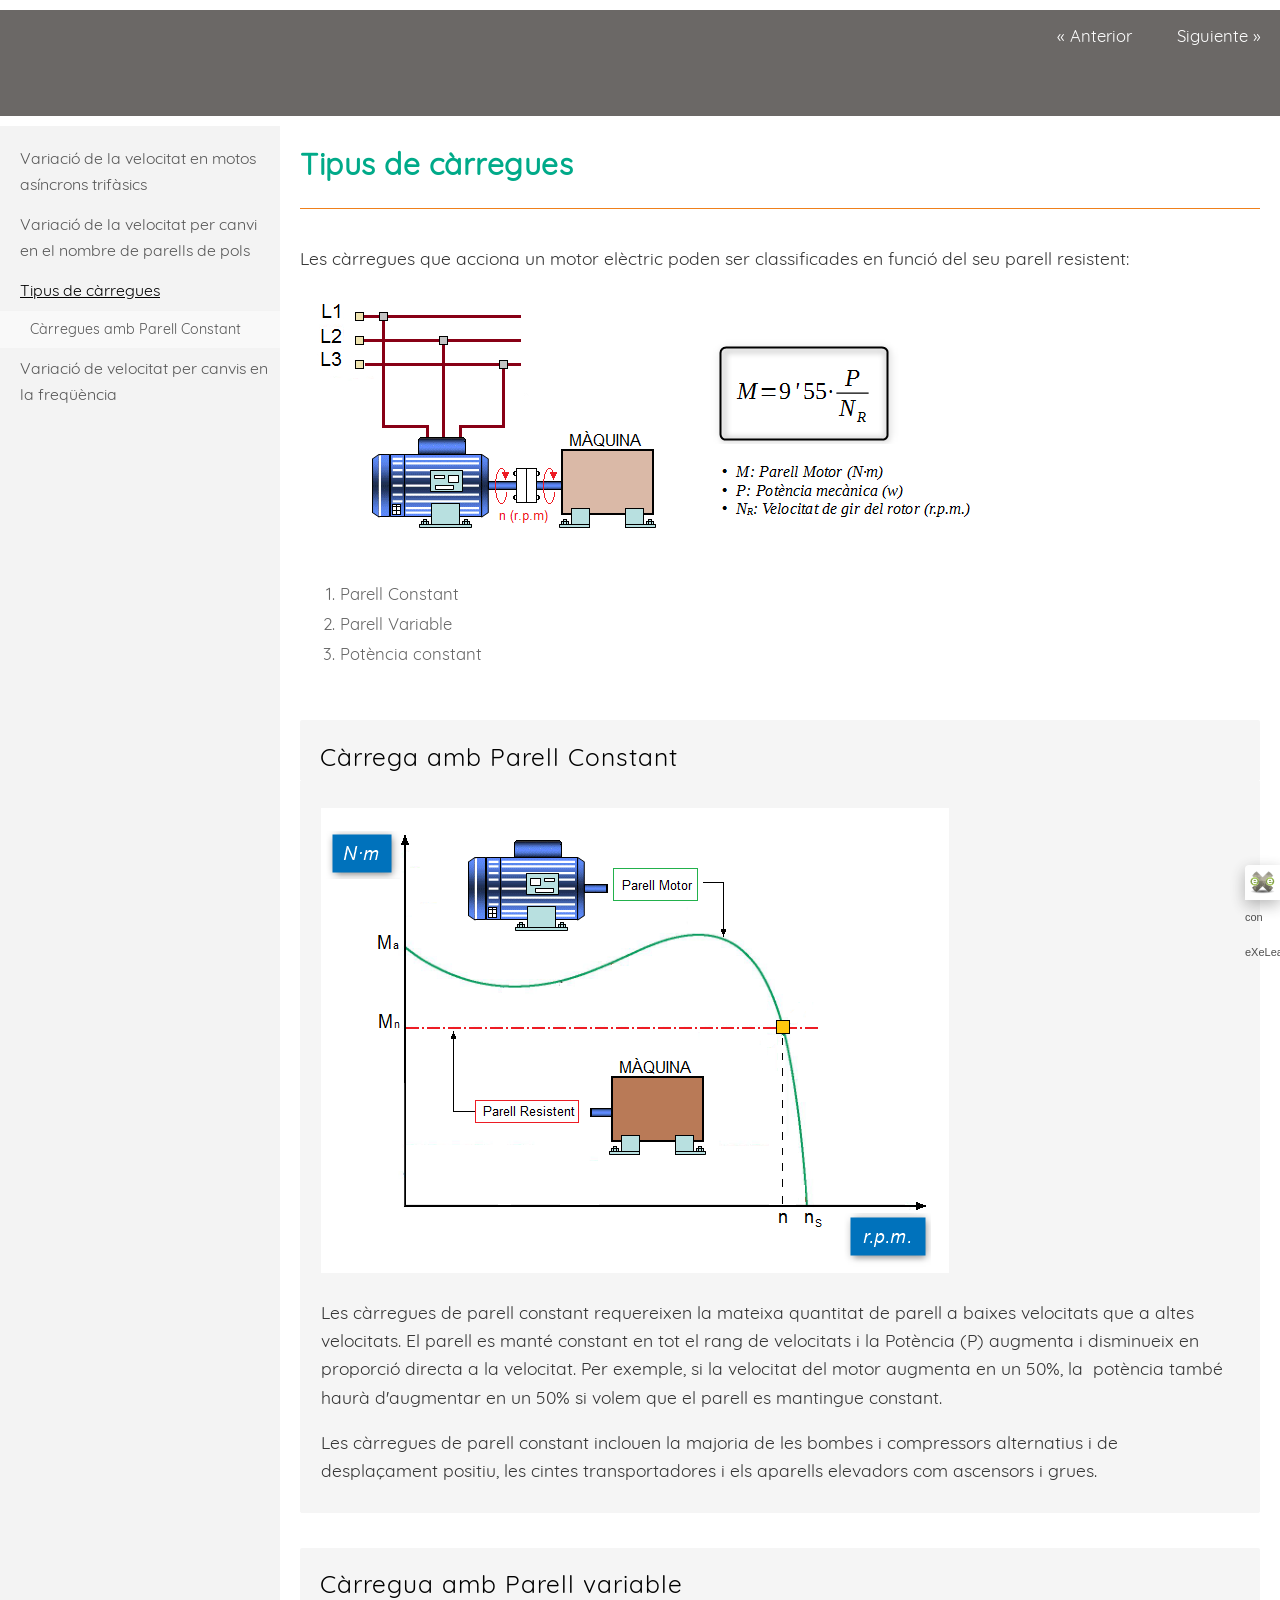
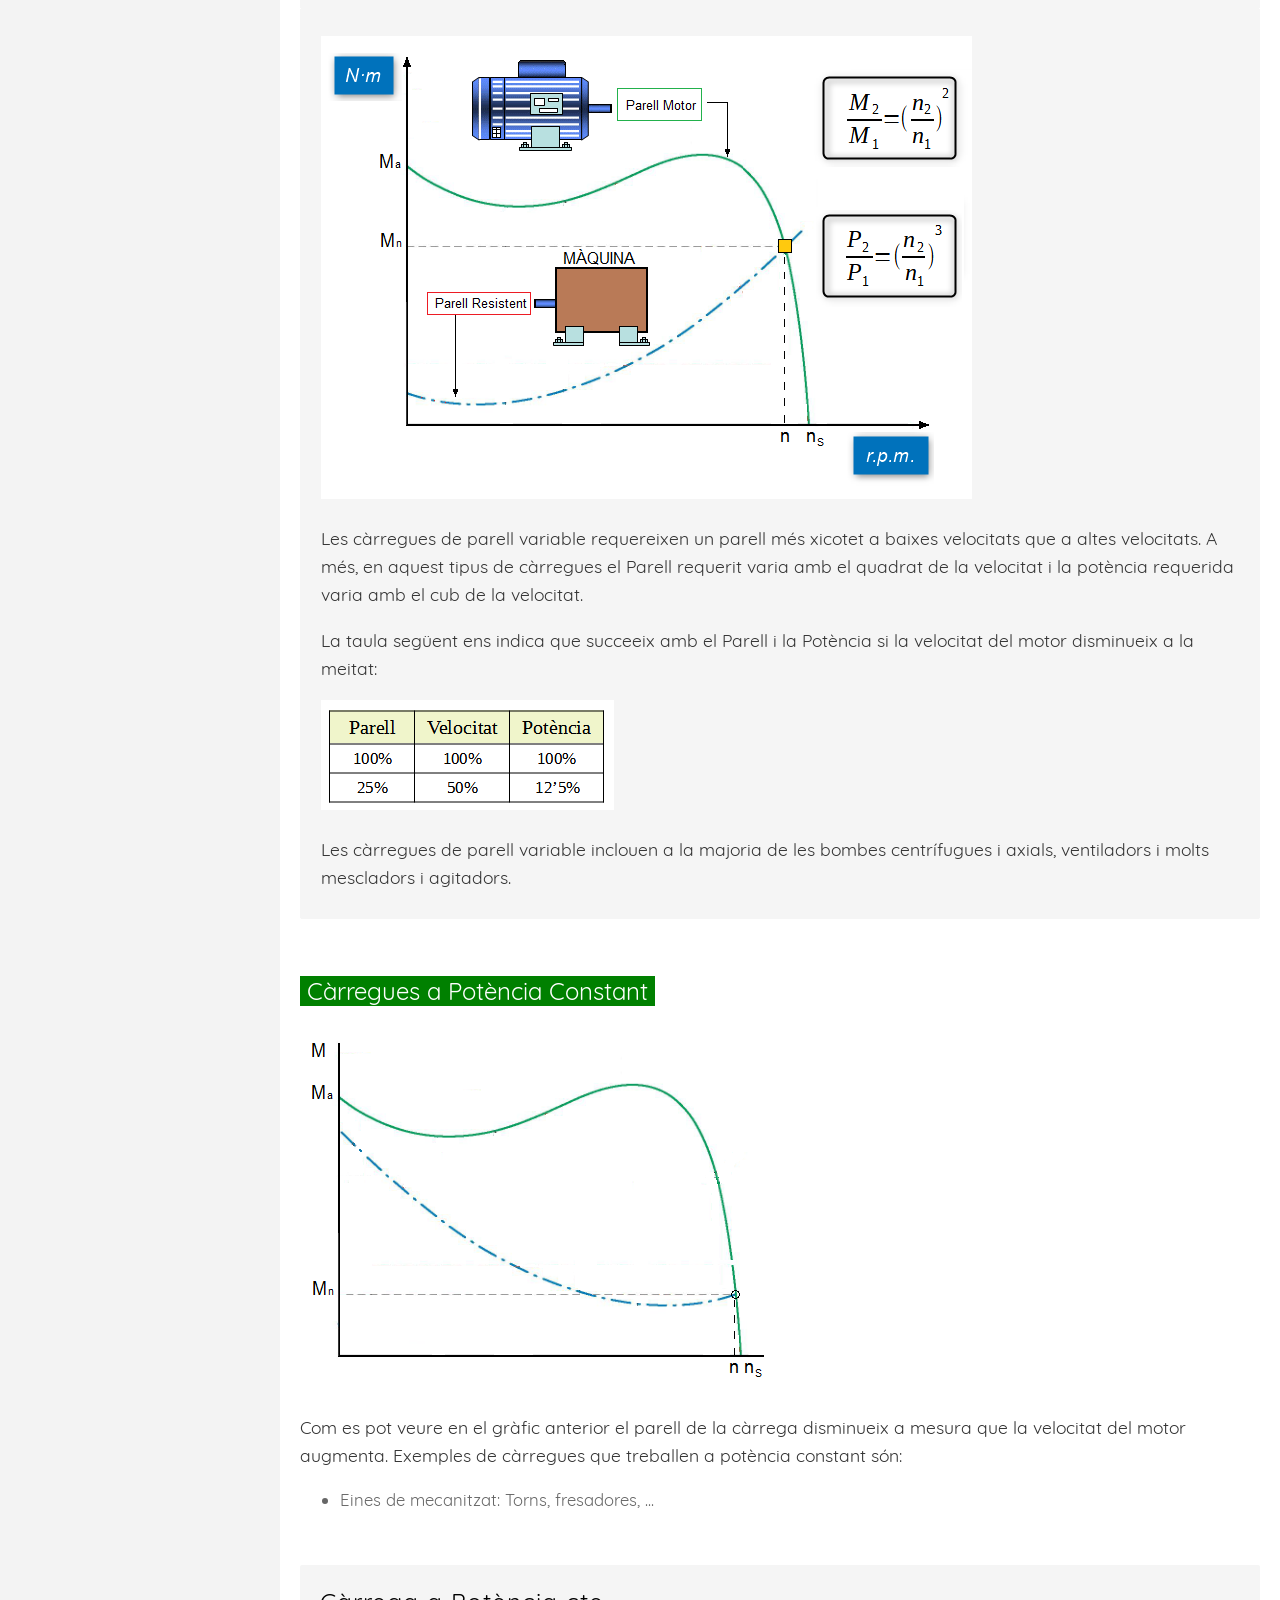
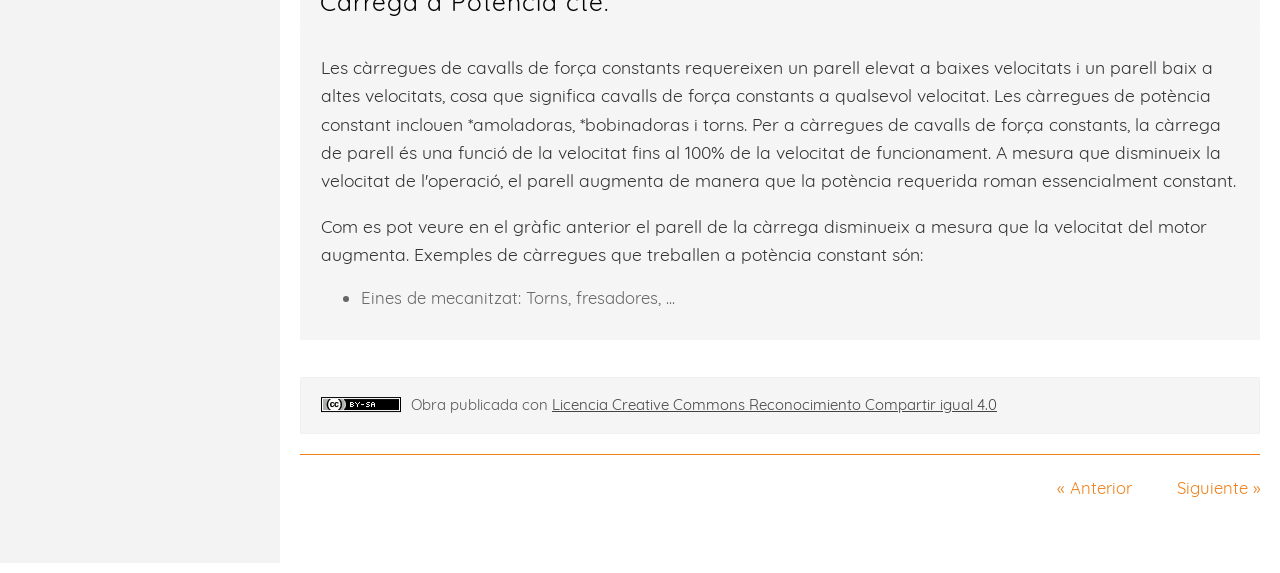
<file: tipus_de_crregues.html>
<!doctype html>
<html lang="es">
<head>
<link rel="stylesheet" type="text/css" href="base.css" />
<link rel="stylesheet" type="text/css" href="content.css" />
<link rel="stylesheet" type="text/css" href="nav.css" />
<meta http-equiv="content-type" content="text/html;  charset=utf-8" />
<title>Tipus de càrregues </title>
<link rel="shortcut icon" href="favicon.ico" type="image/x-icon" />
<link rel="license" type="text/html" href="http://creativecommons.org/licenses/by-sa/4.0/" />
<meta name="generator" content="eXeLearning 2.9 - exelearning.net" />
<!--[if lt IE 9]><script type="text/javascript" src="exe_html5.js"></script><![endif]-->
<script type="text/javascript" src="exe_jquery.js"></script>
<script type="text/javascript" src="common_i18n.js"></script>
<script type="text/javascript" src="common.js"></script>
<meta name="viewport" content="width=device-width, initial-scale=1" />
	</head>
<body class="exe-web-site" id="exe-node-8"><script type="text/javascript">document.body.className+=" js"</script>
<div id="content">
<p id="skipNav"><a href="#main" class="sr-av">Saltar la navegación</a></p>
<section id="emptyHeader"></section>
<nav id="siteNav">
<ul>
   <li><a href="index.html" class="daddy main-node">Variació de la velocitat en motos asíncrons trifàsics</a></li>
   <li><a href="variaci_de_la_velocitat_per_canvi_en_el_nombre_de_parells_de_pols.html" class="daddy">Variació de la velocitat per canvi en el nombre de parells de pols</a>
   <ul class="other-section">
      <li><a href="motor_de_dues_velocitats_amb_2_bobinats_independents.html" class="daddy">Motor de dues velocitats amb 2 bobinats independents</a>
      <ul class="other-section">
         <li><a href="circuit_potncia.html" class="no-ch">Circuit Potència</a></li>
         <li><a href="automatisme_i.html" class="no-ch">Automatisme I</a></li>
         <li><a href="automatisme_ii.html" class="no-ch">Automatisme II</a></li>
      </ul>
      </li>
      <li><a href="motor_de_dues_velocitats_amb_un_bobinat_motor_dahlander.html" class="daddy">Motor de dues velocitats amb un Bobinat "Motor Dahlander"</a>
      <ul class="other-section">
         <li><a href="connexions_dels_terminals.html" class="no-ch">Connexions dels Terminals</a></li>
         <li><a href="cadesimu_motor_dahlander.html" class="no-ch">CADeSIMU: Motor Dahlander</a></li>
         <li><a href="circuit_de_potncia.html" class="no-ch">Circuit de Potència</a></li>
      </ul>
      </li>
   </ul>
   </li>
   <li id="active"><a href="tipus_de_crregues.html" class="active daddy">Tipus de càrregues</a>
   <ul>
      <li><a href="crregues_amb_parell_constant.html" class="no-ch">Càrregues amb Parell Constant</a></li>
   </ul>
   </li>
   <li><a href="variaci_de_velocitat_per_canvis_en_la_freqncia.html" class="daddy">Variació de velocitat per canvis en la freqüència</a>
   <ul class="other-section">
      <li><a href="variador_de_freqncia.html" class="no-ch">Variador de Freqüència</a></li>
   </ul>
   </li>
</ul>
</nav>
<div id='topPagination'>
<nav class="pagination noprt">
<a href="circuit_de_potncia.html" class="prev"><span><span>&laquo; </span>Anterior</span></a> <span class="sep">| </span><a href="crregues_amb_parell_constant.html" class="next"><span>Siguiente<span> &raquo;</span></span></a>
</nav>
</div>
<div id="main-wrapper">
<section id="main">
<header id="nodeDecoration"><h1 id="nodeTitle">Tipus de càrregues</h1></header>
<article class="iDevice_wrapper textIdevice" id="id42">
<div class="iDevice emphasis0" >
<div id="ta42_110_2" class="block iDevice_content">
<div class="exe-text"><p><span>Les càrregues que acciona un motor elèctric poden ser classificades en funció del seu parell resistent:</span></p>
<p><span><img src="ARRANC3-202-2.png" alt="" width="689" height="266" /></span></p>
<ol>
<li>Parell Constant</li>
<li>Parell Variable</li>
<li>Potència constant</li>
</ol>
<p></p></div>
</div>
</div>
</article>
<article class="iDevice_wrapper textIdevice em_iDevice" id="id41">
<div class="iDevice emphasis1" >
<header class="iDevice_header iDevice_header_noIcon"><h1 class="iDeviceTitle">Càrrega amb Parell Constant</h1></header>
<div class="iDevice_inner">
<div class="iDevice_content_wrapper">
<div id="ta41_109_2" class="block iDevice_content">
<div class="exe-text"><p><img src="ARRANC3-202-3.png" alt="" width="628" height="465" /></p>
<p>Les càrregues de parell constant requereixen la mateixa quantitat de parell a baixes velocitats que a altes velocitats. El parell es manté constant en tot el rang de velocitats i la Potència (P) augmenta i disminueix en proporció directa a la velocitat. Per exemple, si la velocitat del motor augmenta en un 50%, la  potència també haurà d'augmentar en un 50% si volem que el parell es mantingue constant.</p>
<p>Les càrregues de parell constant inclouen la majoria de les bombes i compressors alternatius i de desplaçament positiu, les cintes transportadores i els aparells elevadors com ascensors i grues.</p></div>
</div>
</div>
</div>
</div>
</article>
<article class="iDevice_wrapper textIdevice em_iDevice" id="id44">
<div class="iDevice emphasis1" >
<header class="iDevice_header iDevice_header_noIcon"><h1 class="iDeviceTitle">Càrregua amb Parell variable</h1></header>
<div class="iDevice_inner">
<div class="iDevice_content_wrapper">
<div id="ta44_112_2" class="block iDevice_content">
<div class="exe-text"><p><img src="ARRANC3-202-3d.png" alt="" width="651" height="463" /></p>
<p>Les càrregues de parell variable requereixen un parell més xicotet a baixes velocitats que a altes velocitats. A més, en aquest tipus de càrregues el Parell requerit varia amb el quadrat de la velocitat i la potència requerida varia amb el cub de la velocitat.</p>
<p>La taula següent ens indica que succeeix amb el Parell i la Potència si la velocitat del motor disminueix a la meitat:</p>
<p><img src="ARRANC3-204.png" alt="" width="293" height="110" /></p>
<p>Les càrregues de parell variable inclouen a la majoria de les bombes centrífugues i axials, ventiladors i molts mescladors i agitadors.</p>
<p></p></div>
</div>
</div>
</div>
</div>
</article>
<article class="iDevice_wrapper FreeTextIdevice" id="id20">
<div class="iDevice emphasis0">
<div id="ta20_85" class="block iDevice_content">
<p><span style="background-color: #008000; color: #ffffff; font-size: 18pt;"> Càrregues a Potència Constant  <br /></span></p>
<p><img src="VarVel2018-062-4.png" alt="" width="482" height="360" /></p>
<p>Com es pot veure en el gràfic anterior el parell de la càrrega disminueix a mesura que la velocitat del motor augmenta. Exemples de càrregues que treballen a potència constant són:</p>
<ul>
<li>Eines de mecanitzat: Torns, fresadores, ...</li>
</ul>
</div>
</div>
</article>
<article class="iDevice_wrapper textIdevice em_iDevice" id="id45">
<div class="iDevice emphasis1" >
<header class="iDevice_header iDevice_header_noIcon"><h1 class="iDeviceTitle">Càrrega a Potència cte.</h1></header>
<div class="iDevice_inner">
<div class="iDevice_content_wrapper">
<div id="ta45_113_2" class="block iDevice_content">
<div class="exe-text"><p>Les càrregues de cavalls de força constants requereixen un parell elevat a baixes velocitats i un parell baix a altes velocitats, cosa que significa cavalls de força constants a qualsevol velocitat. Les càrregues de potència constant inclouen *amoladoras, *bobinadoras i torns. Per a càrregues de cavalls de força constants, la càrrega de parell és una funció de la velocitat fins al 100% de la velocitat de funcionament. A mesura que disminueix la velocitat de l'operació, el parell augmenta de manera que la potència requerida roman essencialment constant.</p>
<p>Com es pot veure en el gràfic anterior el parell de la càrrega disminueix a mesura que la velocitat del motor augmenta. Exemples de càrregues que treballen a potència constant són:</p>
<ul>
<li>Eines de mecanitzat: Torns, fresadores, ...</li>
</ul></div>
</div>
</div>
</div>
</div>
</article>
<div id="packageLicense" class="cc cc-by-sa">
<p><span>Obra publicada con</span> <a rel="license" href="http://creativecommons.org/licenses/by-sa/4.0/">Licencia Creative Commons Reconocimiento Compartir igual 4.0</a></p>
</div>
</section>
</div>
<div id='bottomPagination'>
<nav class="pagination noprt">
<a href="circuit_de_potncia.html" class="prev"><span><span>&laquo; </span>Anterior</span></a> <span class="sep">| </span><a href="crregues_amb_parell_constant.html" class="next"><span>Siguiente<span> &raquo;</span></span></a>
</nav>
</div>
</div>
<p id="made-with-eXe"><a href="https://exelearning.net/" target="_blank" rel="noopener"><span>Creado con eXeLearning<span> (Ventana nueva)</span></span></a></p><script type="text/javascript" src="_cedec_js.js"></script></body></html>
</file>
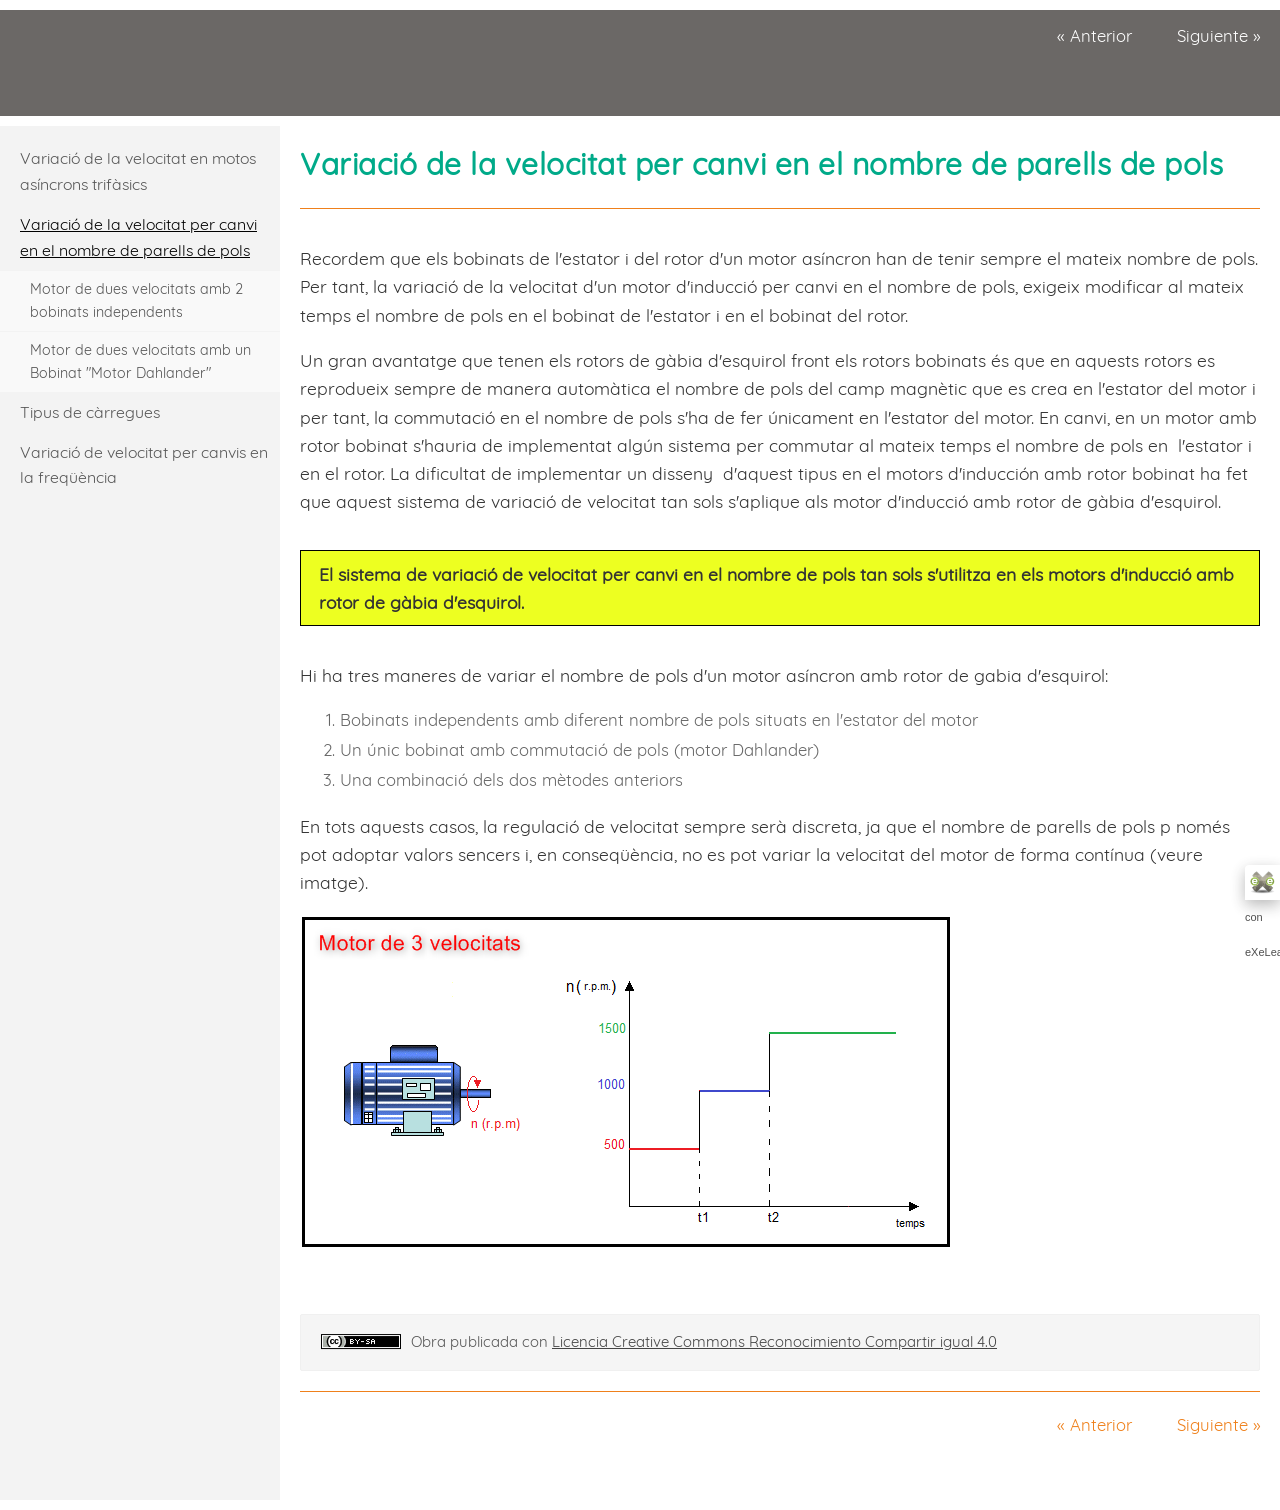
<file: variaci_de_la_velocitat_per_canvi_en_el_nombre_de_parells_de_pols.html>
<!doctype html>
<html lang="es">
<head>
<link rel="stylesheet" type="text/css" href="base.css" />
<link rel="stylesheet" type="text/css" href="content.css" />
<link rel="stylesheet" type="text/css" href="nav.css" />
<meta http-equiv="content-type" content="text/html;  charset=utf-8" />
<title>Variació de la velocitat per canvi en el nombre de parells de pols </title>
<link rel="shortcut icon" href="favicon.ico" type="image/x-icon" />
<link rel="license" type="text/html" href="http://creativecommons.org/licenses/by-sa/4.0/" />
<meta name="generator" content="eXeLearning 2.9 - exelearning.net" />
<!--[if lt IE 9]><script type="text/javascript" src="exe_html5.js"></script><![endif]-->
<script type="text/javascript" src="exe_jquery.js"></script>
<script type="text/javascript" src="common_i18n.js"></script>
<script type="text/javascript" src="common.js"></script>
<meta name="viewport" content="width=device-width, initial-scale=1" />
	</head>
<body class="exe-web-site" id="exe-node-1"><script type="text/javascript">document.body.className+=" js"</script>
<div id="content">
<p id="skipNav"><a href="#main" class="sr-av">Saltar la navegación</a></p>
<section id="emptyHeader"></section>
<nav id="siteNav">
<ul>
   <li><a href="index.html" class="daddy main-node">Variació de la velocitat en motos asíncrons trifàsics</a></li>
   <li id="active"><a href="variaci_de_la_velocitat_per_canvi_en_el_nombre_de_parells_de_pols.html" class="active daddy">Variació de la velocitat per canvi en el nombre de parells de pols</a>
   <ul>
      <li><a href="motor_de_dues_velocitats_amb_2_bobinats_independents.html" class="daddy">Motor de dues velocitats amb 2 bobinats independents</a>
      <ul class="other-section">
         <li><a href="circuit_potncia.html" class="no-ch">Circuit Potència</a></li>
         <li><a href="automatisme_i.html" class="no-ch">Automatisme I</a></li>
         <li><a href="automatisme_ii.html" class="no-ch">Automatisme II</a></li>
      </ul>
      </li>
      <li><a href="motor_de_dues_velocitats_amb_un_bobinat_motor_dahlander.html" class="daddy">Motor de dues velocitats amb un Bobinat "Motor Dahlander"</a>
      <ul class="other-section">
         <li><a href="connexions_dels_terminals.html" class="no-ch">Connexions dels Terminals</a></li>
         <li><a href="cadesimu_motor_dahlander.html" class="no-ch">CADeSIMU: Motor Dahlander</a></li>
         <li><a href="circuit_de_potncia.html" class="no-ch">Circuit de Potència</a></li>
      </ul>
      </li>
   </ul>
   </li>
   <li><a href="tipus_de_crregues.html" class="daddy">Tipus de càrregues</a>
   <ul class="other-section">
      <li><a href="crregues_amb_parell_constant.html" class="no-ch">Càrregues amb Parell Constant</a></li>
   </ul>
   </li>
   <li><a href="variaci_de_velocitat_per_canvis_en_la_freqncia.html" class="daddy">Variació de velocitat per canvis en la freqüència</a>
   <ul class="other-section">
      <li><a href="variador_de_freqncia.html" class="no-ch">Variador de Freqüència</a></li>
   </ul>
   </li>
</ul>
</nav>
<div id='topPagination'>
<nav class="pagination noprt">
<a href="index.html" class="prev"><span><span>&laquo; </span>Anterior</span></a> <span class="sep">| </span><a href="motor_de_dues_velocitats_amb_2_bobinats_independents.html" class="next"><span>Siguiente<span> &raquo;</span></span></a>
</nav>
</div>
<div id="main-wrapper">
<section id="main">
<header id="nodeDecoration"><h1 id="nodeTitle">Variació de la velocitat per canvi en el nombre de parells de pols</h1></header>
<article class="iDevice_wrapper textIdevice" id="id38">
<div class="iDevice emphasis0" >
<div id="ta38_110_2" class="block iDevice_content">
<div class="exe-text"><p>Recordem que els bobinats de l'estator i del rotor d'un motor asíncron han de tenir sempre el mateix nombre de pols. Per tant, la variació de la velocitat d'un motor d'inducció per canvi en el nombre de pols, exigeix modificar al mateix temps el nombre de pols en el bobinat de l'estator i en el bobinat del rotor.</p>
<p>Un gran avantatge que tenen els rotors de gàbia d'esquirol front els rotors bobinats és que en aquests rotors es reprodueix sempre de manera automàtica el nombre de pols del camp magnètic que es crea en l'estator del motor i per tant, la commutació en el nombre de pols s'ha de fer únicament en l'estator del motor. En canvi, en un motor amb rotor bobinat s'hauria de implementat algún sistema per commutar al mateix temps el nombre de pols en  l'estator i en el rotor. La dificultat de implementar un disseny  d'aquest tipus en el motors d'inducción amb rotor bobinat ha fet que aquest sistema de variació de velocitat tan sols s'aplique als motor d'inducció amb rotor de gàbia d'esquirol.</p>
<table border="0" style="width: 100%; border-style: solid;" cellpadding="10" class="exe-table">
<tbody>
<tr>
<td style="background-color: #edff21; border: 1px solid #000000;"><strong>El sistema de variació de velocitat per canvi en el nombre de pols tan sols s'utilitza en els motors d'inducció amb rotor de gàbia d'esquirol.</strong></td>
</tr>
</tbody>
</table>
<p>Hi ha tres maneres de variar el nombre de pols d'un motor asíncron amb rotor de gabia d'esquirol:</p>
<ol>
<li>Bobinats independents amb diferent nombre de pols situats en l'estator del motor</li>
<li>Un únic bobinat amb commutació de pols (motor Dahlander)</li>
<li>Una combinació dels dos mètodes anteriors</li>
</ol>
<p><span>En tots aquests casos, la regulació de velocitat sempre serà discreta, ja que el nombre de parells de pols p només pot adoptar valors sencers i, en conseqüència, no es pot variar la velocitat del motor de forma contínua (veure imatge).</span></p>
<p><span><img src="ARRANC3-177-6b.png" alt="" width="654" height="338" /></span></p></div>
</div>
</div>
</article>
<div id="packageLicense" class="cc cc-by-sa">
<p><span>Obra publicada con</span> <a rel="license" href="http://creativecommons.org/licenses/by-sa/4.0/">Licencia Creative Commons Reconocimiento Compartir igual 4.0</a></p>
</div>
</section>
</div>
<div id='bottomPagination'>
<nav class="pagination noprt">
<a href="index.html" class="prev"><span><span>&laquo; </span>Anterior</span></a> <span class="sep">| </span><a href="motor_de_dues_velocitats_amb_2_bobinats_independents.html" class="next"><span>Siguiente<span> &raquo;</span></span></a>
</nav>
</div>
</div>
<p id="made-with-eXe"><a href="https://exelearning.net/" target="_blank" rel="noopener"><span>Creado con eXeLearning<span> (Ventana nueva)</span></span></a></p><script type="text/javascript" src="_cedec_js.js"></script></body></html>
</file>
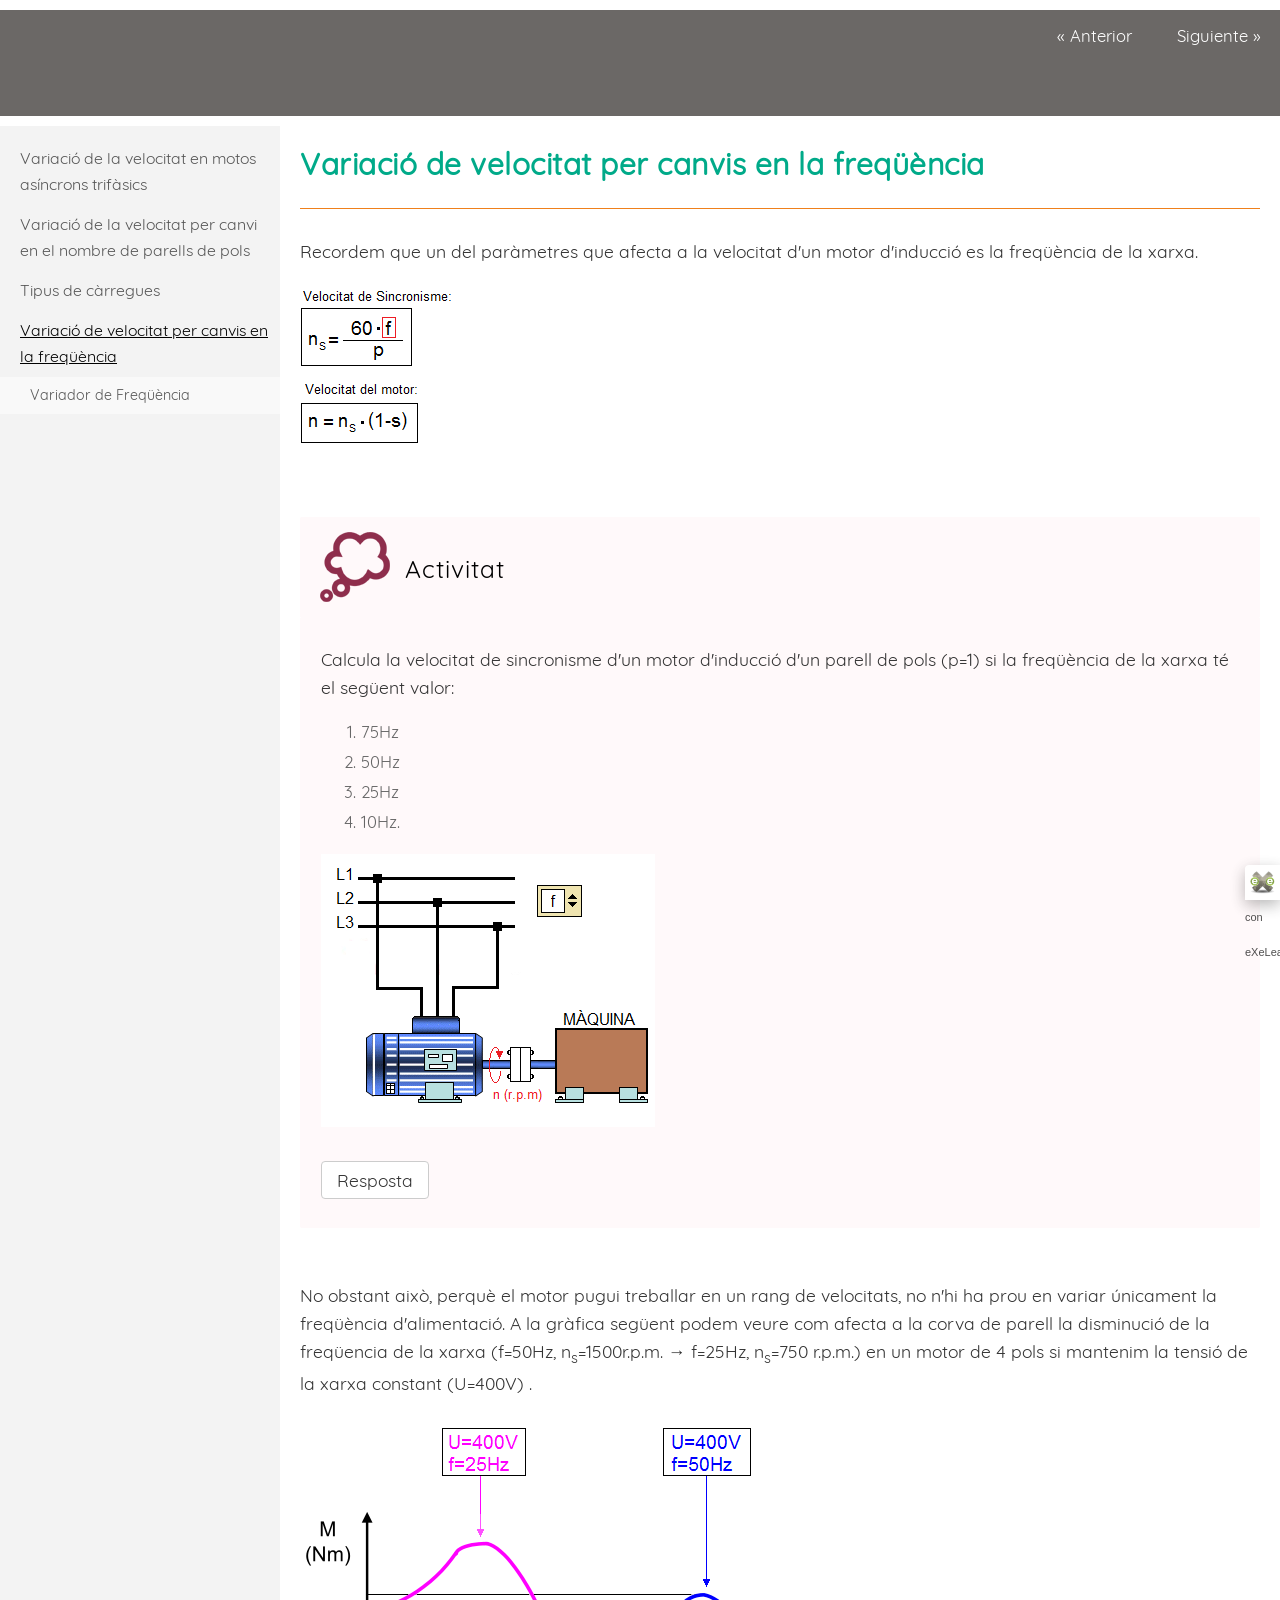
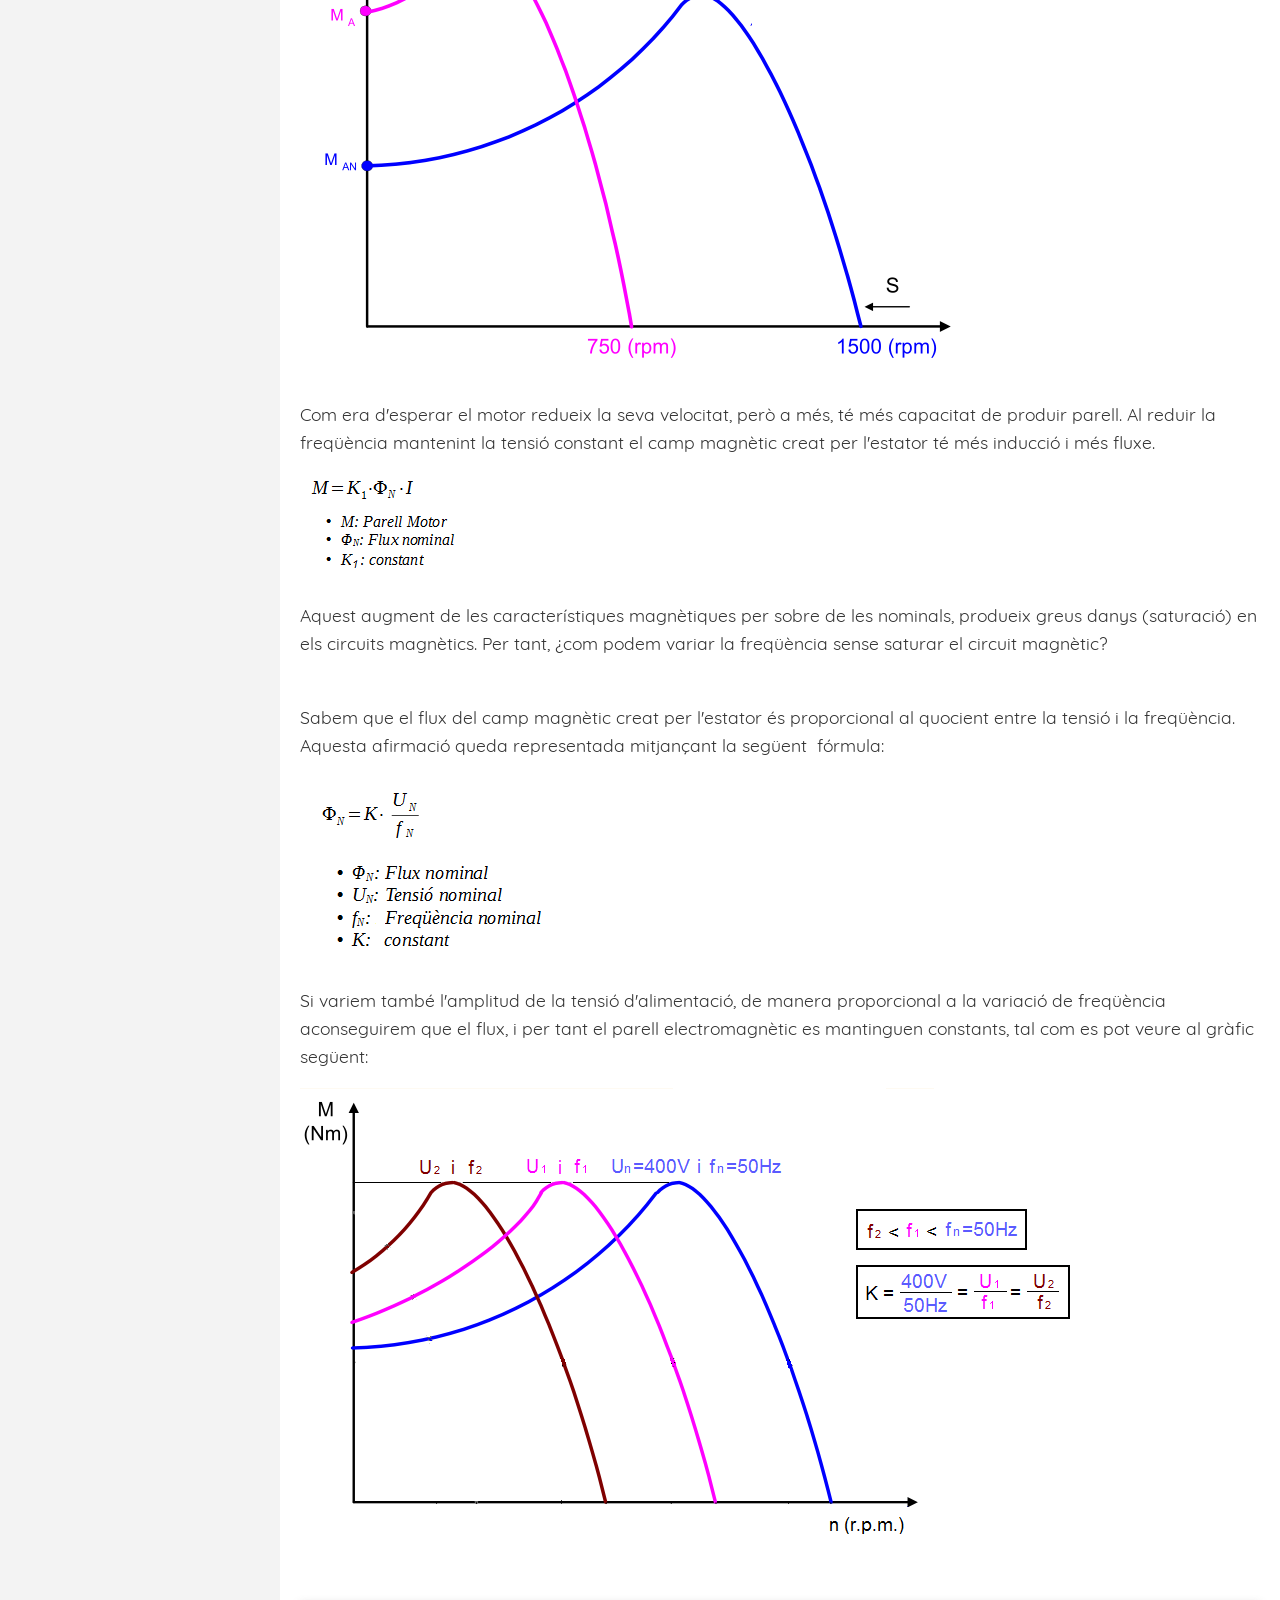
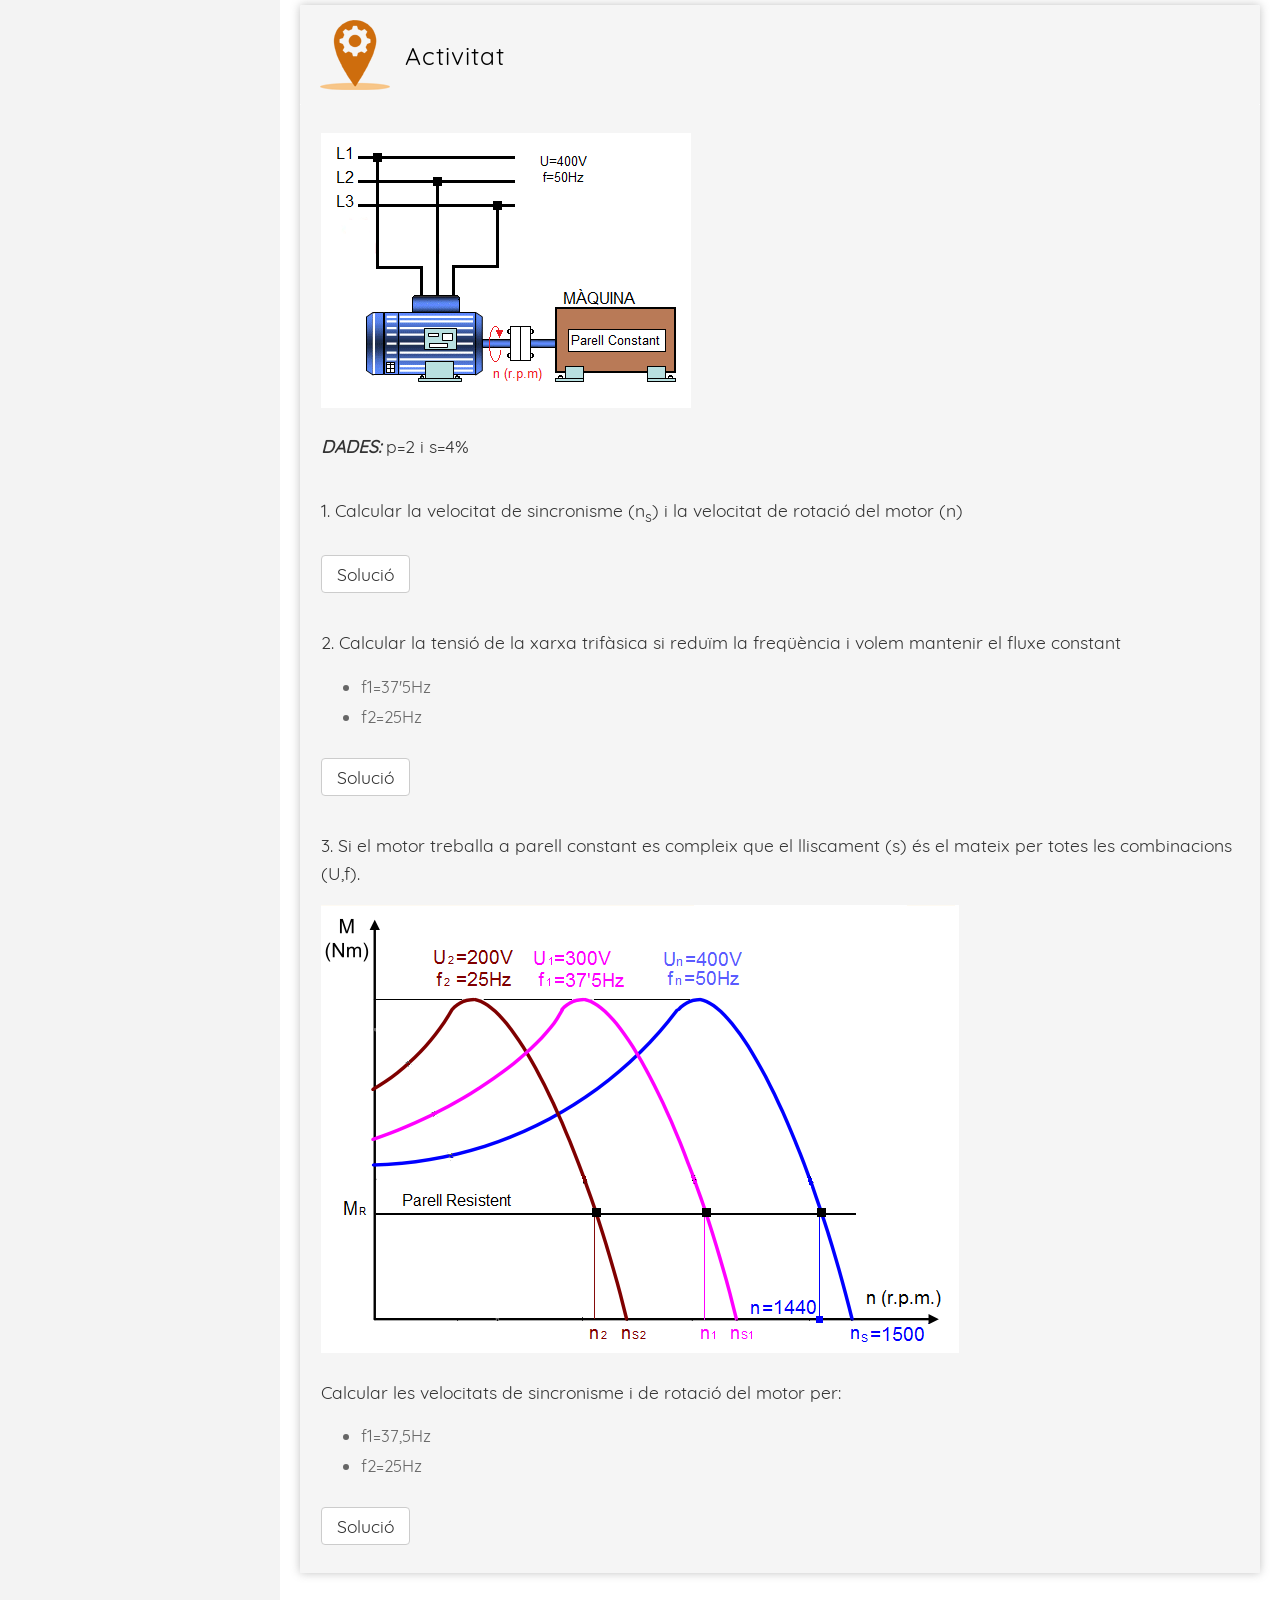
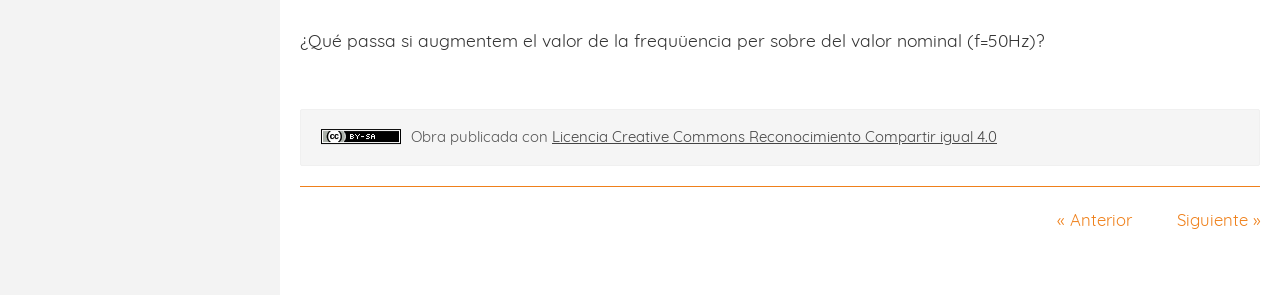
<file: variaci_de_velocitat_per_canvis_en_la_freqncia.html>
<!doctype html>
<html lang="es">
<head>
<link rel="stylesheet" type="text/css" href="base.css" />
<link rel="stylesheet" type="text/css" href="content.css" />
<link rel="stylesheet" type="text/css" href="nav.css" />
<meta http-equiv="content-type" content="text/html;  charset=utf-8" />
<title>Variació de velocitat per canvis en la freqüència </title>
<link rel="shortcut icon" href="favicon.ico" type="image/x-icon" />
<link rel="license" type="text/html" href="http://creativecommons.org/licenses/by-sa/4.0/" />
<meta name="generator" content="eXeLearning 2.9 - exelearning.net" />
<!--[if lt IE 9]><script type="text/javascript" src="exe_html5.js"></script><![endif]-->
<script type="text/javascript" src="exe_jquery.js"></script>
<script type="text/javascript" src="common_i18n.js"></script>
<script type="text/javascript" src="common.js"></script>
<meta name="viewport" content="width=device-width, initial-scale=1" />
	</head>
<body class="exe-web-site" id="exe-node-11"><script type="text/javascript">document.body.className+=" js"</script>
<div id="content">
<p id="skipNav"><a href="#main" class="sr-av">Saltar la navegación</a></p>
<section id="emptyHeader"></section>
<nav id="siteNav">
<ul>
   <li><a href="index.html" class="daddy main-node">Variació de la velocitat en motos asíncrons trifàsics</a></li>
   <li><a href="variaci_de_la_velocitat_per_canvi_en_el_nombre_de_parells_de_pols.html" class="daddy">Variació de la velocitat per canvi en el nombre de parells de pols</a>
   <ul class="other-section">
      <li><a href="motor_de_dues_velocitats_amb_2_bobinats_independents.html" class="daddy">Motor de dues velocitats amb 2 bobinats independents</a>
      <ul class="other-section">
         <li><a href="circuit_potncia.html" class="no-ch">Circuit Potència</a></li>
         <li><a href="automatisme_i.html" class="no-ch">Automatisme I</a></li>
         <li><a href="automatisme_ii.html" class="no-ch">Automatisme II</a></li>
      </ul>
      </li>
      <li><a href="motor_de_dues_velocitats_amb_un_bobinat_motor_dahlander.html" class="daddy">Motor de dues velocitats amb un Bobinat "Motor Dahlander"</a>
      <ul class="other-section">
         <li><a href="connexions_dels_terminals.html" class="no-ch">Connexions dels Terminals</a></li>
         <li><a href="cadesimu_motor_dahlander.html" class="no-ch">CADeSIMU: Motor Dahlander</a></li>
         <li><a href="circuit_de_potncia.html" class="no-ch">Circuit de Potència</a></li>
      </ul>
      </li>
   </ul>
   </li>
   <li><a href="tipus_de_crregues.html" class="daddy">Tipus de càrregues</a>
   <ul class="other-section">
      <li><a href="crregues_amb_parell_constant.html" class="no-ch">Càrregues amb Parell Constant</a></li>
   </ul>
   </li>
   <li id="active"><a href="variaci_de_velocitat_per_canvis_en_la_freqncia.html" class="active daddy">Variació de velocitat per canvis en la freqüència</a>
   <ul>
      <li><a href="variador_de_freqncia.html" class="no-ch">Variador de Freqüència</a></li>
   </ul>
   </li>
</ul>
</nav>
<div id='topPagination'>
<nav class="pagination noprt">
<a href="crregues_amb_parell_constant.html" class="prev"><span><span>&laquo; </span>Anterior</span></a> <span class="sep">| </span><a href="variador_de_freqncia.html" class="next"><span>Siguiente<span> &raquo;</span></span></a>
</nav>
</div>
<div id="main-wrapper">
<section id="main">
<header id="nodeDecoration"><h1 id="nodeTitle">Variació de velocitat per canvis en la freqüència</h1></header>
<article class="iDevice_wrapper FreeTextIdevice" id="id25">
<div class="iDevice emphasis0">
<div id="ta25_85" class="block iDevice_content">
<p>Recordem que un del paràmetres que afecta a la velocitat d'un motor d'inducció es la freqüència de la xarxa.</p>
<p><img src="var-vel-01-3.png" alt="" width="160" height="175" /></p>
</div>
</div>
</article>
<article class="iDevice_wrapper ReflectionIdevice em_iDevice em_iDevice_reflection" id="id26">
<div class="iDevice emphasis1" >
<header class="iDevice_header"><h1 class="iDeviceTitle">Activitat</h1></header>
<div class="iDevice_inner">
<div class="iDevice_content_wrapper">
<div id="ta26_92" class="block iDevice_content">
<p>Calcula la velocitat de sincronisme d'un motor d'inducció d'un parell de pols (p=1) si la freqüència de la xarxa té el següent valor:</p>
<ol>
<li>75Hz</li>
<li>50Hz</li>
<li>25Hz</li>
<li>10Hz.</li>
</ol>
<p><img src="var-vel-01-4.png" alt="" width="334" height="273" /></p>
<p></p>
</div>
<form name="feedback-form-26_93" action="#" onsubmit="return false" class="feedback-form">
<div class="block iDevice_buttons feedback-button js-required">
<p><script type="text/javascript">var feedback26_93text = "Resposta";</script><input type="button" name="toggle-feedback-26_93" value="Resposta" class="feedbackbutton feedback-toggler" /></p>
</div>
<section id="feedback-26_93" class="feedback js-feedback js-hidden">
<h1 class="js-sr-av">Retroalimentación</h1>
<p>1. f=75Hz</p>
<p><img src="VarVel2018-079.png" alt="" width="301" height="67" /></p>
<p>2. f=50Hz</p>
<p><img src="VarVel2018-080.png" alt="" width="283" height="65" /></p>
<p>3. f=25Hz</p>
<p><img src="VarVel2018-081.png" alt="" width="284" height="68" /></p>
<p>4. f=10Hz</p>
<p><img src="VarVel2018-082.png" alt="" width="293" height="65" /></p>
<p></p></section>
</form>
</div>
</div>
</div>
</article>
<article class="iDevice_wrapper FreeTextIdevice" id="id27">
<div class="iDevice emphasis0">
<div id="ta27_85" class="block iDevice_content">
<p>No obstant això, perquè el motor pugui treballar en un rang de velocitats, no n'hi ha prou en variar únicament la freqüència d'alimentació. A la gràfica següent podem veure com afecta a la corva de parell la disminució de la freqüencia de la xarxa (f=50Hz, n<sub>s</sub>=1500r.p.m. → f=25Hz, n<sub>s</sub>=750 r.p.m.) en un motor de 4 pols si mantenim la tensió de la xarxa constant (U=400V) .</p>
<p><img src="VarVel2018-069.png" alt="" width="727" height="560" /></p>
<p>Com era d'esperar el motor redueix la seva velocitat, però a més, té més capacitat de produir parell. Al reduir la freqüència mantenint la tensió constant el camp magnètic creat per l'estator té més inducció i més fluxe.</p>
<p><img src="VarVel2018-086-1.png" alt="" width="158" height="103" /></p>
<p>Aquest augment de les característiques magnètiques per sobre de les nominals, produeix greus danys (saturació) en els circuits magnètics. Per tant, ¿com podem variar la freqüència sense saturar el circuit magnètic?</p>
<p><br />Sabem que el flux del camp magnètic creat per l'estator és proporcional al quocient entre la tensió i la freqüència. Aquesta afirmació queda representada mitjançant la següent  fórmula:</p>
<p><img src="VarVel2018-072.png" alt="" width="264" height="184" /></p>
<p>Si variem també l'amplitud de la tensió d'alimentació, de manera proporcional a la variació de freqüència aconseguirem que el flux, i per tant el parell electromagnètic es mantinguen constants, tal com es pot veure al gràfic següent:</p>
<p><img src="VarVel2018-073-3.png" alt="" width="800" height="457" /></p>
<p></p>
</div>
</div>
</article>
<article class="iDevice_wrapper CasestudyIdevice em_iDevice em_iDevice_casestudy" id="id30">
<div class="iDevice emphasis1" >
<header class="iDevice_header"><h1 class="iDeviceTitle">Activitat</h1></header>
<div class="iDevice_inner">
<div class="iDevice_content_wrapper">
<section id="ta30_94" class="block iDevice_content">
<p></p>
<p><img src="VarVel2018-073-5.png" alt="" width="370" height="275" /></p>
<p><em><strong>DADES:</strong></em> p=2 i s=4%</p>
</section>
<section id="taquesQuestion0b30" class="block iDevice_content">
<p>1. Calcular la velocitat de sincronisme (n<sub>s</sub>) i la velocitat de rotació del motor (n)</p>
</section>
<form name="feedback-form-quesFeedback0b30" action="#" onsubmit="return false" class="feedback-form">
<div class="block iDevice_buttons feedback-button js-required">
<p><script type="text/javascript">var feedbackquesFeedback0b30text = "Solució";</script><input type="button" name="toggle-feedback-quesFeedback0b30" value="Solució" class="feedbackbutton feedback-toggler" /></p>
</div>
<section id="feedback-quesFeedback0b30" class="feedback js-feedback js-hidden">
<h1 class="js-sr-av">Retroalimentación</h1>
<p><img src="VarVel2018-074.png" alt="" width="482" height="117" /></p></section>
</form>
<section id="taquesQuestion1b30" class="block iDevice_content">
<p>2. Calcular la tensió de la xarxa trifàsica si reduïm la freqüència i volem mantenir el fluxe constant</p>
<ul>
<li>f1=37'5Hz</li>
<li>f2=25Hz</li>
</ul>
</section>
<form name="feedback-form-quesFeedback1b30" action="#" onsubmit="return false" class="feedback-form">
<div class="block iDevice_buttons feedback-button js-required">
<p><script type="text/javascript">var feedbackquesFeedback1b30text = "Solució";</script><input type="button" name="toggle-feedback-quesFeedback1b30" value="Solució" class="feedbackbutton feedback-toggler" /></p>
</div>
<section id="feedback-quesFeedback1b30" class="feedback js-feedback js-hidden">
<h1 class="js-sr-av">Retroalimentación</h1>
<p><img src="VarVel2018-075.png" alt="" width="236" height="227" /></p>
<p><img src="VarVel2018-073-4.png" alt="" width="636" height="454" /></p></section>
</form>
<section id="taquesQuestion2b30" class="block iDevice_content">
<p>3. Si el motor treballa a parell constant es compleix que el lliscament (s) és el mateix per totes les combinacions (U,f).</p>
<p><img src="VarVel2018-073-6.png" alt="" width="638" height="448" /></p>
<p>Calcular les velocitats de sincronisme i de rotació del motor per:</p>
<ul>
<li>f1=37,5Hz</li>
<li>f2=25Hz</li>
</ul>
</section>
<form name="feedback-form-quesFeedback2b30" action="#" onsubmit="return false" class="feedback-form">
<div class="block iDevice_buttons feedback-button js-required">
<p><script type="text/javascript">var feedbackquesFeedback2b30text = "Solució";</script><input type="button" name="toggle-feedback-quesFeedback2b30" value="Solució" class="feedbackbutton feedback-toggler" /></p>
</div>
<section id="feedback-quesFeedback2b30" class="feedback js-feedback js-hidden">
<h1 class="js-sr-av">Retroalimentación</h1>
<p><img src="VarVel2018-076.png" alt="" width="493" height="246" /></p>
<p><img src="VarVel2018-073-7.png" alt="" width="638" height="448" /></p></section>
</form>
</div>
</div>
</div>
</article>
<article class="iDevice_wrapper FreeTextIdevice" id="id32">
<div class="iDevice emphasis0">
<div id="ta32_85" class="block iDevice_content">
<p>¿Qué passa si augmentem el valor de la frequüencia per sobre del valor nominal (f=50Hz)?</p>
</div>
</div>
</article>
<div id="packageLicense" class="cc cc-by-sa">
<p><span>Obra publicada con</span> <a rel="license" href="http://creativecommons.org/licenses/by-sa/4.0/">Licencia Creative Commons Reconocimiento Compartir igual 4.0</a></p>
</div>
</section>
</div>
<div id='bottomPagination'>
<nav class="pagination noprt">
<a href="crregues_amb_parell_constant.html" class="prev"><span><span>&laquo; </span>Anterior</span></a> <span class="sep">| </span><a href="variador_de_freqncia.html" class="next"><span>Siguiente<span> &raquo;</span></span></a>
</nav>
</div>
</div>
<p id="made-with-eXe"><a href="https://exelearning.net/" target="_blank" rel="noopener"><span>Creado con eXeLearning<span> (Ventana nueva)</span></span></a></p><script type="text/javascript" src="_cedec_js.js"></script></body></html>
</file>
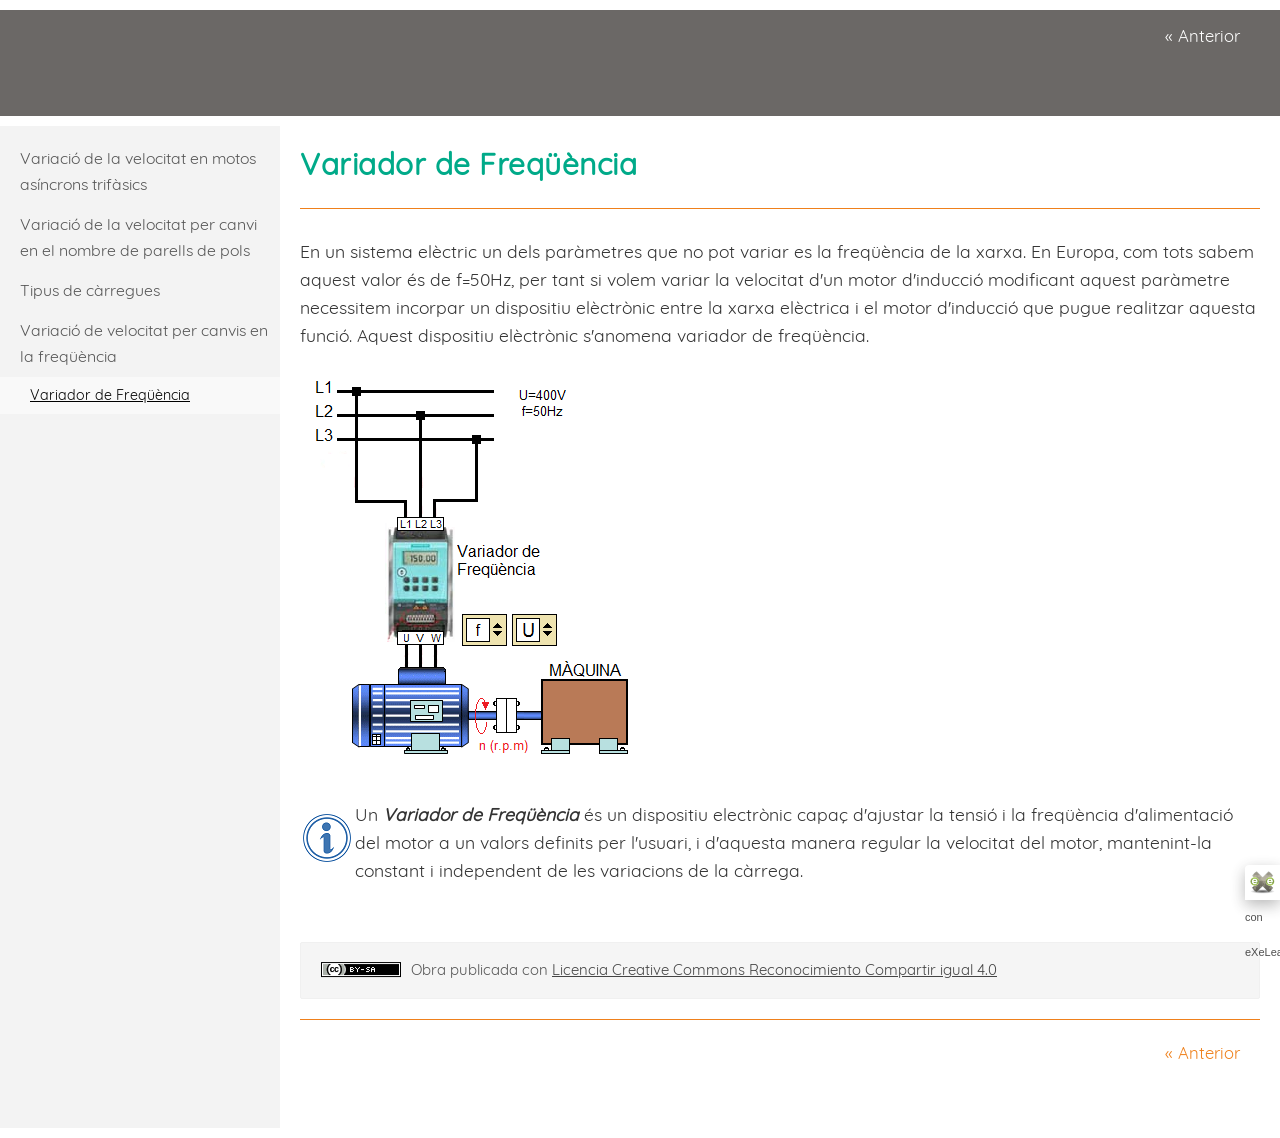
<file: variador_de_freqncia.html>
<!doctype html>
<html lang="es">
<head>
<link rel="stylesheet" type="text/css" href="base.css" />
<link rel="stylesheet" type="text/css" href="content.css" />
<link rel="stylesheet" type="text/css" href="nav.css" />
<meta http-equiv="content-type" content="text/html;  charset=utf-8" />
<title>Variador de Freqüència </title>
<link rel="shortcut icon" href="favicon.ico" type="image/x-icon" />
<link rel="license" type="text/html" href="http://creativecommons.org/licenses/by-sa/4.0/" />
<meta name="generator" content="eXeLearning 2.9 - exelearning.net" />
<!--[if lt IE 9]><script type="text/javascript" src="exe_html5.js"></script><![endif]-->
<script type="text/javascript" src="exe_jquery.js"></script>
<script type="text/javascript" src="common_i18n.js"></script>
<script type="text/javascript" src="common.js"></script>
<meta name="viewport" content="width=device-width, initial-scale=1" />
	</head>
<body class="exe-web-site" id="exe-node-12"><script type="text/javascript">document.body.className+=" js"</script>
<div id="content">
<p id="skipNav"><a href="#main" class="sr-av">Saltar la navegación</a></p>
<section id="emptyHeader"></section>
<nav id="siteNav">
<ul>
   <li><a href="index.html" class="daddy main-node">Variació de la velocitat en motos asíncrons trifàsics</a></li>
   <li><a href="variaci_de_la_velocitat_per_canvi_en_el_nombre_de_parells_de_pols.html" class="daddy">Variació de la velocitat per canvi en el nombre de parells de pols</a>
   <ul class="other-section">
      <li><a href="motor_de_dues_velocitats_amb_2_bobinats_independents.html" class="daddy">Motor de dues velocitats amb 2 bobinats independents</a>
      <ul class="other-section">
         <li><a href="circuit_potncia.html" class="no-ch">Circuit Potència</a></li>
         <li><a href="automatisme_i.html" class="no-ch">Automatisme I</a></li>
         <li><a href="automatisme_ii.html" class="no-ch">Automatisme II</a></li>
      </ul>
      </li>
      <li><a href="motor_de_dues_velocitats_amb_un_bobinat_motor_dahlander.html" class="daddy">Motor de dues velocitats amb un Bobinat "Motor Dahlander"</a>
      <ul class="other-section">
         <li><a href="connexions_dels_terminals.html" class="no-ch">Connexions dels Terminals</a></li>
         <li><a href="cadesimu_motor_dahlander.html" class="no-ch">CADeSIMU: Motor Dahlander</a></li>
         <li><a href="circuit_de_potncia.html" class="no-ch">Circuit de Potència</a></li>
      </ul>
      </li>
   </ul>
   </li>
   <li><a href="tipus_de_crregues.html" class="daddy">Tipus de càrregues</a>
   <ul class="other-section">
      <li><a href="crregues_amb_parell_constant.html" class="no-ch">Càrregues amb Parell Constant</a></li>
   </ul>
   </li>
   <li class="current-page-parent"><a href="variaci_de_velocitat_per_canvis_en_la_freqncia.html" class="current-page-parent daddy">Variació de velocitat per canvis en la freqüència</a>
   <ul>
      <li id="active"><a href="variador_de_freqncia.html" class="active no-ch">Variador de Freqüència</a></li>
   </ul>
   </li>
</ul>
</nav>
<div id='topPagination'>
<nav class="pagination noprt">
<a href="variaci_de_velocitat_per_canvis_en_la_freqncia.html" class="prev"><span><span>&laquo; </span>Anterior</span></a>
</nav>
</div>
<div id="main-wrapper">
<section id="main">
<header id="nodeDecoration"><h1 id="nodeTitle">Variador de Freqüència</h1></header>
<article class="iDevice_wrapper FreeTextIdevice" id="id31">
<div class="iDevice emphasis0">
<div id="ta31_85" class="block iDevice_content">
<p>En un sistema elèctric un dels paràmetres que no pot variar es la freqüència de la xarxa. En Europa, com tots sabem aquest valor és de f=50Hz, per tant si volem variar la velocitat d'un motor d'inducció modificant aquest paràmetre necessitem incorpar un dispositiu elèctrònic entre la xarxa elèctrica i el motor d'inducció que pugue realitzar aquesta funció. Aquest dispositiu elèctrònic s'anomena variador de freqüència.</p>
<p><img src="VarVel2018-076-1.png" alt="" width="349" height="405" /></p>
<p></p>
<table style="width: 100%;">
<tbody>
<tr>
<td style="width: 48px; height: 48px;"><img src="info.3.png" alt="" width="48" height="48" /></td>
<td>Un <em><strong>Variador de Freqüència</strong></em> és un dispositiu electrònic capaç d'ajustar la tensió i la freqüència d'alimentació del motor a un valors definits per l'usuari, i d'aquesta manera regular la velocitat del motor, mantenint-la  constant i independent de les variacions de la càrrega.</td>
</tr>
</tbody>
</table>
<p></p>
<p></p>
<p></p>
</div>
</div>
</article>
<div id="packageLicense" class="cc cc-by-sa">
<p><span>Obra publicada con</span> <a rel="license" href="http://creativecommons.org/licenses/by-sa/4.0/">Licencia Creative Commons Reconocimiento Compartir igual 4.0</a></p>
</div>
</section>
</div>
<div id='bottomPagination'>
<nav class="pagination noprt">
<a href="variaci_de_velocitat_per_canvis_en_la_freqncia.html" class="prev"><span><span>&laquo; </span>Anterior</span></a>
</nav>
</div>
</div>
<p id="made-with-eXe"><a href="https://exelearning.net/" target="_blank" rel="noopener"><span>Creado con eXeLearning<span> (Ventana nueva)</span></span></a></p><script type="text/javascript" src="_cedec_js.js"></script></body></html>
</file>
<file: base.css>
/*
eXe
Copyright 2004-2006, University of Auckland
Copyright 2004-2007 eXe Project, New Zealand Tertiary Education Commission
base style sheet for all themes
*/
body{margin:0;padding:0 10px 10px 10px;font-family:arial,verdana,helvetica,sans-serif;font-size:.8em}#header{text-align:left;height:50px;padding-left:20px;font-size:2.2em;font-weight:bold}a{text-decoration:none}a:hover,a:focus{text-decoration:underline}img.submit,img.help,img.info,img.gallery{border:0}li{list-style-position:inside}#nodeDecoration{padding:.1em;border-bottom:0;text-align:right}.block,.feedback{display:block;padding-top:.25em;padding-bottom:.25em}.feedback{font-family:times,serif;font-size:120%}.feedback-button p{margin:0}.emphasis0{padding-left:0;margin:0}.iDeviceTitle{font-weight:bold;position:relative;top:-18px}input.feedbackbutton{margin-top:10px;margin-bottom:10px}.popupDiv{background-color:#EDEFF0;border:2px solid #607489;padding:0 4px 4px 4px;margin-left:15px;text-align:left;z-index:99;border-radius:3px}.popupDivLabel{text-align:center;font:message-box;font-weight:bold;color:#fff;cursor:move;margin:0 -4px;background-image:url(popup_bg.gif)}@media print{.feedback{display:block!important}.feedback.iDevice_solution a{text-decoration:none;color:inherit}.iDevice_solution li span{display:none}div.node,article.node{page-break-after:always}.external-iframe{display:none}.external-iframe-src{display:block!important;margin:2em 0;font-size:.95em;text-align:center}#made-with-eXe{display:none}}.external-iframe{border:0}.iDevice a,#siteFooter a,#packageLicense a,.toggle-idevice a{text-decoration:underline}.iDevice a:hover,#siteFooter a:hover,#packageLicense a:hover,.toggle-idevice a:hover{text-decoration:none}.pre-code{background:#112C4A;color:#E7ECF1;font-family:Monaco,Courier,monospace;border-radius:9px;font-size:12px;margin:2em 1em;overflow:auto;padding:20px}.iDevice_content{position:relative;max-width:100%}.exe-epub3 .iDevice_content{position:static}.iDevice_header{background-position:0 50%;background-repeat:no-repeat}.iDevice_header.iDevice_header_noIcon{background-image:none;padding:5px 0}.TrueFalseIdevice label{white-space:nowrap;margin-right:1em;line-height:1.7em}.cloze-activity-form input[type='text']{max-width:calc(100% - .45em)}.exe-dl{margin-bottom:2em;margin-left:1.5em}.exe-dl dt{font-weight:bold}.exe-dl dd{margin:1em 1.5em}.js .exe-dl dt{margin:1.2em 0 0 0}.exe-dl dt a{text-decoration:underline}.exe-dl .icon{font-family:Arial,sans-serif;display:block;width:20px;height:20px;font-size:16px;margin-right:1em;line-height:20px;text-align:center;float:left;border-radius:2px;position:relative}@media all and (min-width:1px){.exe-dl dt a{align-items:center;display:flex;text-decoration:none}.exe-dl .icon{height:18px;line-height:18px;width:18px;padding:1px;font:18px monospace;font-weight:bold;display:flex;justify-content:center;align-items:center}}.exe-dl-toggler{height:20px;margin:1.5em}.exe-dl-toggler a{margin-left:0;font-weight:bold}.js .exe-dl dd{display:none;padding-left:0;margin:1em 1em 1em 37px}.exe-math{display:block;margin:2em 0}.exe-math,.MathJax_Display{text-align:left!important}.exe-math.position-center,.position-center .MathJax_Display,[style*="text-align: center"] .MathJax_Display{text-align:center!important}.exe-math.position-right,.position-right .MathJax_Display,[style*="text-align: right"] .MathJax_Display{text-align:right!important}.js .show-image .exe-math-code,.js .show-code .exe-math-img{display:none}.exe-math-links{font-size:.85em}.exe-math-inline{display:inline;margin:0 .1em!important}.exe-figure{margin:2em 0;max-width:100%}.position-center{margin:2em auto}.position-right{margin:2em 0 2em auto}.float-left{float:left;margin:.5em 1.5em 1em 0}.float-right{float:right;margin:.5em 0 1em 2em}.figcaption{padding-top:.2em}.figcaption.header{padding-top:0;padding-bottom:.2em}.exe-layout-2-cols,.exe-layout-3-cols{width:100%}.exe-layout-2-cols .exe-col{float:left;width:49%}.exe-layout-2-cols .exe-col-1{padding-right:1%}.exe-layout-2-cols .exe-col-2{padding-left:1%}.exe-layout-2-30-70 .exe-col{width:69%}.exe-layout-2-30-70 .exe-col-1{width:29%}.exe-layout-2-70-30 .exe-col{width:29%}.exe-layout-2-70-30 .exe-col-1{width:69%}.exe-layout-3-cols .exe-col{float:left;width:32%}.exe-layout-3-cols .exe-col-1,.exe-layout-3-cols .exe-col-2{padding-right:2%}.exe-block-warning{background:#FCF8E3;color:#796034;border:1px solid #FAEBCC;padding:0 1em;border-radius:4px}p.exe-block-warning{padding:1em}.exe-block-alert{background:#ffc;color:#855000;border:1px solid #FFF099;padding:0 1em;border-radius:4px}p.exe-block-alert{padding:1em}.exe-block-danger{background:#FEF0EF;color:#973C3B;border:1px solid #F3DADD;padding:0 1em;border-radius:4px}p.exe-block-danger{padding:1em}.exe-block-info{background:#E1F1F9;color:#2B627D;border:1px solid #C9EDF4;padding:0 1em;border-radius:4px}p.exe-block-info{padding:1em}.exe-block-success{background:#E5F3E0;color:#336634;border:1px solid #DEEDD1;padding:0 1em;border-radius:4px}p.exe-block-success{padding:1em}.exe-block-warning a{color:#4F360A}.exe-block-alert a{color:#5B2600}.exe-block-danger a{color:#6D1211}.exe-block-info a{color:#063853}.exe-block-success a{color:#093C0A}div.exe-block-warning,div.exe-block-alert,div.exe-block-danger,div.exe-block-info,div.exe-block-success{margin:1em 0}.js a.exe-enlarge{position:relative;display:block}.exe-enlarge-icon{display:none;width:30px;height:30px;position:absolute;top:50%;left:50%;margin:-15px 0 0 -15px;border-radius:15px;background:#333;z-index:10;box-shadow:0 0 7px 0 #DDD}.exe-enlarge-icon b{width:30px;height:30px;line-height:30px;text-align:center;display:block;font-size:1.3em;color:#FFF}.exe-enlarge-icon b:before{content:"+"}.js a.exe-enlarge:hover img,.js a.exe-enlarge:focus img{opacity:.7;filter:alpha(opacity=70)}a.exe-enlarge:hover .exe-enlarge-icon,a.exe-enlarge:focus .exe-enlarge-icon{display:block;*display:none}.exe-clear{overflow:auto}.toggle-idevice,.exe-hidden,.js-required,.js .js-hidden,.exe-mindmap-code{display:none}.js .js-required{display:block}#packageLicense{text-align:center}.js #main .iDevice_hint_title{font-size:1em;margin-top:0;font-weight:normal;*margin-top:1em}.iDevice_hint{margin-bottom:1.5em}.iDevice_hint_title a{background-repeat:no-repeat;background-position:0 50%;padding-left:23px;text-decoration:none}.iDevice_hint_content{padding:0 23px}.iDevice_answer{overflow:hidden;*margin:1.5em 0}.iDevice_answer{overflow:hidden}.iDevice_answer p{margin-top:0}.iDevice_answer-field{width:2.5em;float:left}.js .iDevice_answer-content,.js .iDevice_answer-feedback{padding-left:2.5em}.hidden-idevice .image_text{display:none}abbr[title],acronym[title]{text-decoration:none;border-bottom:1px dotted}.pagination.page-counter{text-align:center}.pagination.noprt .sep{display:none}.pagination.noprt .page-counter{margin-right:20px}#topPagination .page-counter{margin-left:20px;margin-right:0}#skipNav{margin:0;position:absolute;width:100%}.sr-av,.js .js-sr-av,#skipNav a,.exe-hidden-accessible,.js .exe-tooltip-text{position:absolute;overflow:hidden;clip:rect(0 0 0 0);clip:rect(0,0,0,0);height:0}#skipNav a{background:#333;color:#fff;padding:.4em .85em}#skipNav a:active,#skipNav a:focus{position:static;overflow:visible;clip:auto;height:auto}.exe-table{margin:2em auto;max-width:100%;border:1px solid #CCC;border-collapse:collapse;border-spacing:0}.exe-table tr{background:#fff}.exe-table caption{padding:.5em 0;text-align:center;font-style:italic}.exe-table td,.exe-table th{border:1px solid #CCC;margin:0;padding:.5em 1em}.exe-table thead{background:#ddd;color:#000;text-align:left}.exe-table tr:nth-child(2n-1) td,.exe-table tbody tr:nth-child(2n-1) th{background:#F4F4F4}.exe-table tbody tr:nth-child(2n) th{background:#F4F4F4}.exe-table tbody tr:nth-child(2n-1) th{background:#E4E4E4}.exe-table thead+tbody tr:nth-child(2n) th{background:#fff}.exe-table thead+tbody tr:nth-child(2n-1) th{background:#F4F4F4}.exe-table-minimalist{margin:2em auto;border-collapse:collapse}.exe-table-minimalist tr{background:#fff}.exe-table-minimalist thead th{color:#000;padding:.6em 1.5em .6em .8em;border-bottom:2px solid #CCC;text-align:left}.exe-table-minimalist td,.exe-table-minimalist tbody th{border-bottom:1px solid #ccc;color:#555;padding:.5em 1.5em .5em .8em}.exe-table-minimalist tbody tr:hover td,.exe-table-minimalist tbody tr:hover th{color:#222}.exe-table-minimalist tr:nth-child(2n-1) td,.exe-table-minimalist tbody tr:nth-child(2n-1) th{background:#F9F9F9}.exe-table-minimalist caption{text-align:center;font-style:italic;border-bottom:2px solid #CCC;padding:.6em 0}.exe-table-responsive{display:block;overflow-x:auto;border:none}.exe-table-responsive,.exe-table-responsive th,.exe-table-responsive tr,.exe-table-responsive td{width:auto!important}body .qtip{font-size:.85em;line-height:1.5em}.qtip .exe-tooltip-text{position:relative;overflow:auto;clip:auto;height:auto}ol.auto-numbered{counter-reset:item}.auto-numbered ol{counter-reset:item}.auto-numbered li{display:block}.auto-numbered li:before{content:counters(item,".") ".- ";counter-increment:item}.exe-quote-cite cite{display:block;text-align:right;margin-top:-.5em}.exe-link-data{font-size:.8em;margin:0 .2em}.exe-link-data abbr{cursor:help}.styled-qc{font-family:Georgia,serif;font-style:italic;margin:1.5em 2.5em;padding:.25em 3.5em;position:relative}.styled-qc:before{display:block;content:"\201C";font-size:5em;position:absolute;left:0;top:-20px}.js .pbl-task-info{visibility:hidden}.pbl-task-info dt{float:left;font-weight:bold;margin-right:.5em}.pbl-task-info{overflow:hidden;margin:1em 0 1.5em 20px;width:auto;float:right;text-align:right}.pbl-task-info dt{margin:0;float:left;clear:left;width:150px}.pbl-task-info dd{margin:0 0 0 150px;text-align:left;padding-left:.5em}.pbl-task-info dd:after{content:'';display:block;clear:both}.pbl-task-description{clear:both}iframe,object,embed{max-width:100%}img,video{max-width:100%;height:auto}@media all and (max-width:992px){.exe-layout-3-cols .exe-col{float:none;width:100%;padding:0}.exe-layout-3-cols .exe-col .exe-figure{margin:2em auto}}@media all and (max-width:780px){.styled-qc{margin:1.5em .5em}.exe-layout-2-cols .exe-col{float:none;width:100%;padding:0}.exe-layout-2-cols .exe-col .exe-figure{margin:2em auto}}#exe-client-search-form{text-align:right;margin-bottom:2em}#exe-client-search-form p{margin:0}#exe-client-search-text{border:1px solid #ddd;padding:5px 10px;width:250px;max-width:60%}#exe-client-search-submit{border:1px solid #ddd;padding:5px 10px;background:#ddd;margin-left:-.4em;color:#333}.exe-client-search-results #nodeTitle,.exe-client-search-results .iDevice_wrapper,#exe-client-search-results,#exe-client-search-reset{display:none}.exe-client-search-results #exe-client-search-results{display:block}.exe-client-search-results #exe-client-search-reset{display:inline;line-height:2em}#exe-client-search-results p{margin-top:1.5em}#exe-client-search-results ul{margin:1.5em 1.5em 3em 1.5em;padding:0;list-style:none}#main #exe-client-search-results li{list-style-image:none;margin-bottom:1.5em}#exe-client-search-results a{font-size:1.15em}.exe-client-search-result{background:yellow}.exe-client-search-read-more{font-size:.7em;margin-left:.2em}#exe-client-search-reset{margin-left:.5em}@media all and (max-width:700px){#exe-client-search-form{text-align:center}}@media all and (max-width:600px){.exe-client-search-results #exe-client-search-reset{display:block;margin:1em 0 0 0}}#made-with-eXe{margin:0;position:fixed;bottom:0;right:0}#made-with-eXe a{text-decoration:none;box-shadow:rgba(0,0,0,0.35) 0 5px 15px;border-top-left-radius:4px;color:#222;font-size:11px;font-family:Arial,sans-serif;line-height:35px;width:35px;height:35px;background:#fff url(exe_powered_logo.png) no-repeat 0 50%;display:block;background-size:auto 23px;text-decoration:none;transition:.5s;opacity:.8}#made-with-eXe span{padding-left:35px;padding-right:5px}#made-with-eXe span span{position:absolute;overflow:hidden;clip:rect(0 0 0 0);clip:rect(0,0,0,0);height:0}#made-with-eXe a:hover{width:auto;padding:0 5px;background-position:5px 50%;opacity:1}
</file>
<file: content.css>
/* vietnamese */
@font-face {
  font-family: 'Quicksand';
  font-style: normal;
  font-weight: 400;
  src: local('Quicksand Regular'), local('Quicksand-Regular'), url(quicksand-regular-vietnamese.woff2) format('woff2');
  unicode-range: U+0102-0103, U+1EA0-1EF9, U+20AB;
}
/* latin-ext */
@font-face {
  font-family: 'Quicksand';
  font-style: normal;
  font-weight: 400;
  src: local('Quicksand Regular'), local('Quicksand-Regular'), url(quicksand-regular-latin-ext.woff2) format('woff2');
  unicode-range: U+0100-024F, U+1E00-1EFF, U+20A0-20AB, U+20AD-20CF, U+2C60-2C7F, U+A720-A7FF;
}
/* latin */
@font-face {
  font-family: 'Quicksand';
  font-style: normal;
  font-weight: 400;
  src: local('Quicksand Regular'), local('Quicksand-Regular'), url(quicksand-regular-latin.woff2) format('woff2');
  unicode-range: U+0000-00FF, U+0131, U+0152-0153, U+02C6, U+02DA, U+02DC, U+2000-206F, U+2074, U+20AC, U+2212, U+2215;
}
html{padding:0}
body{font:1.1em/1.6 "Quicksand","Open Sans",​Arial,Helvetica,​sans-serif;padding:15px;margin:0;text-align:left;color:#333;background:#FFF}
p{margin:1em 0}
a{color:#65adc5}
.emphasis1 a{color:#39c}
#header,#emptyHeader{text-align:left;height:auto!important;height:2em;min-height:2em;padding:30px 10px 20px 20px;font-size:1.6em;color:#FFF;
letter-spacing:1px;font-weight:normal;
background:#6B6866;
text-shadow:1px 1px 1px #333;letter-spacing:.5px;border-radius:2px;
text-transform:uppercase} /* Header is also in single page */
#headerContent a{color:#FFF} /* See myTheme.rftTitle in _cedec_js.js */
#header h1{margin:0;font-size:1em}
#nodeDecoration{border-radius:2px;text-align:left;padding:1em 20px;margin-bottom:2em;
background:#6B6866;
text-shadow:1px 1px 1px #333;color:#FFF;letter-spacing:.5px}
#nodeTitle{font-size:1.5em;margin:0;font-weight:normal;color:#FFF}
/* .nodeTitle when single page */
.nodeTitle{padding:.1em 0 .6em 0;border-bottom:1px solid #EF801B;margin:1em 0 0 0;color:#00AA89;font-weight:bold;letter-spacing:.5px;font-size:1.7em}

#headerContent span{display:block;font-size:.6em}
#headerContent .sep{position:absolute;overflow:hidden;clip:rect(0,0,0,0);height:0}

h2{font-size:1.45em;color:#00aa89;letter-spacing:.5px}
h3{font-size:1.3em;color:#ef801b;letter-spacing:.5px}
ol,ul{color:#666;font-size:.95em}
li{margin-top:.2em;margin-bottom:.2em}
li ol,li ul{margin-top:.5em;margin-bottom:.5em}
#main h4{font-size:1.2em}
#main h5{font-size:1.1em}
.iDevice{margin:1em 0 2em 0}

/* iDevice icons */
.iDevice_header{background:#F5F5F5 url(icon_think.png) no-repeat 20px 15px;padding:20px 0 30px 105px;position:relative;border-top-left-radius:2px;border-top-right-radius:2px}
.hidden-idevice .iDevice_header{border-radius:2px}
.iDevice_header.iDevice_header_noIcon{padding:5px 20px}
.hidden-idevice .iDevice_header.iDevice_header_noIcon{padding-bottom:20px}

.activityIdevice .iDevice_header{background-image:url(icon_activity.png)}
.readingIdevice .iDevice_header{background-image:url(icon_book.png)}
.CasestudyIdevice .iDevice_header{background-image:url(icon_case.png)}
.FileAttachIdeviceInc .iDevice_header{background-image:url(icon_file.png)}
.GalleryIdevice .iDevice_header{background-image:url(icon_gallery.png)}
.objectivesIdevice .iDevice_header{background-image:url(icon_objectives.png)}
.ReflectionIdevice .iDevice_header{background-image:url(icon_reflection.png)}
.preknowledgeIdevice .iDevice_header{background-image:url(icon_start.png)}
/* Interactive activities */
.ListaIdevice .iDevice_header,
.QuizTestIdevice .iDevice_header,
.MultichoiceIdevice .iDevice_header,
.TrueFalseIdevice .iDevice_header,
.MultiSelectIdevice .iDevice_header,
.ClozeIdevice .iDevice_header{background-image:url(icon_interactive.png)}

#main .iDeviceTitle{font-size:1.4em;display:inline;font-weight:normal;vertical-align:top;top:.25em;color:#000;line-height:2em;padding-right:55px;letter-spacing:1px}
.iDevice_content{overflow:auto}
/* iDevice content */
.iDevice_inner{padding:10px 20px;border:1px solid #F5F5F5;background:#F5F5F5;border-radius:2px}

/* With shadow */
/* Interactive activities */
.CasestudyIdevice,
.ListaIdevice,
.QuizTestIdevice,
.MultichoiceIdevice,
.TrueFalseIdevice,
.MultiSelectIdevice,
.ClozeIdevice,
.em_iDevice_interactive,
.pblIdevice .iDevice{box-shadow:0 0 10px 0 rgba(102,102,102,.4);border-radius:2px}

/* Different background color */
.activityIdevice .iDevice_header,.activityIdevice .iDevice_inner,
.em_iDevice_activity .iDevice_header,.em_iDevice_activity .iDevice_inner,
.readingIdevice .iDevice_header,.readingIdevice .iDevice_inner,
.em_iDevice_book .iDevice_header,.em_iDevice_book .iDevice_inner{background-color:#FCFBF8;border-color:#FCFBF8}
.FileAttachIdeviceInc .iDevice_header,.FileAttachIdeviceInc .iDevice_inner,
.em_iDevice_file .iDevice_header,.em_iDevice_file .iDevice_inner{background-color:#EFF7F0;border-color:#EFF7F0}
.GalleryIdevice .iDevice_header,.GalleryIdevice .iDevice_inner,
.em_iDevice_gallery .iDevice_header,.em_iDevice_gallery .iDevice_inner{background-color:#FFF5F7;border-color:#FFF5F7}
.objectivesIdevice .iDevice_header,.objectivesIdevice .iDevice_inner,
.em_iDevice_objectives .iDevice_header,.em_iDevice_objectives .iDevice_inner,
.preknowledgeIdevice .iDevice_header,.preknowledgeIdevice .iDevice_inner,
.em_iDevice_start .iDevice_header,.em_iDevice_start .iDevice_inner{background-color:#F9FFF9;border-color:#F9FFF9}
.ReflectionIdevice .iDevice_header,.ReflectionIdevice .iDevice_inner,
.em_iDevice_reflection .iDevice_header,.em_iDevice_reflection .iDevice_inner{background-color:#FFF9FA;border-color:#FFF9FA}

#siteFooter{color:#666;font-size:.95em;padding:1em 0}
#siteFooter a{color:#DB0B00}
input,select,textarea,.feedback{font-family:"Quicksand","Open Sans",​Arial,Helvetica,​sans-serif;font-size:1em}
#lbOverlay{background-color:#e2e2e2}
#lbOuterContainer{border-color:#ddd}
.ExternalUrlIdevice iframe{border:none}
/* Lightbox */
.exeImageGallery{width:100%;margin:5px 0 0 0}
/* base.css */
.block,.feedback{padding:0}
li{list-style-position:outside}
#wikipedia-content ul li{list-style-image:none;margin-bottom:auto}
/* Form buttons */
.iDevice_inner input[type=submit],input.feedbackbutton{background:#FFF;border:0;padding:7px 15px;color:#333;border-radius:4px;margin-bottom:1em;border:1px solid #CCC;cursor:pointer}
.iDevice_inner input[type=submit]:hover,.feedbackbutton:hover,.iDevice_inner input[type=submit]:focus,.feedbackbutton:focus{background:#EEE;border-color:#ADADAD;color:#000}
/* Hide/Show iDevice */
.toggle-idevice{text-align:right;display:block}
.iDevice_header .toggle-idevice{margin:0;position:absolute;right:15px;top:15px}
.toggle-idevice a{display:inline-block;width:23px;height:23px;background:url(_cedec_icons.png) no-repeat 0 -23px;opacity:.6;filter:alpha(opacity=60)}
.toggle-idevice a:hover,.toggle-idevice a:focus{opacity:1;filter:alpha(opacity=100)}
.toggle-em1 a{background-position:-23px -23px}
.toggle-idevice .show-idevice{background-position:0 0}
.toggle-em1 .show-idevice{background-position:-23px 0}
.toggle-idevice span{position:absolute;overflow:hidden;clip:rect(0,0,0,0);height:0}
/* eXe < 2.1 */
.iDevice a,#siteFooter a,#packageLicense a,.toggle-idevice a{text-decoration:underline}
.iDevice a:hover,#siteFooter a:hover,#packageLicense a:hover,.toggle-idevice a:hover{text-decoration:none}
/* Licenses */
#packageLicense{text-align:left;font-size:.85em;padding:0 20px;color:#555;line-height:1em;margin:2.5em 0 7px 0;background:#F5F5F5;border:1px solid #F0F0F0;border-radius:2px}
#packageLicense p{margin:20px 0}
#packageLicense a{color:#444;text-decoration:underline}
#packageLicense.propietary{position:absolute;overflow:hidden;clip:rect(0,0,0,0);height:0}
#packageLicense.cc{padding:0 20px 0 110px;background:#F5F5F5 url(_cedec_licenses.gif) no-repeat 20px 5px}
#packageLicense.cc-by-sa{background-position:20px -95px}
#packageLicense.cc-by-nd{background-position:20px -195px}
#packageLicense.cc-by-nc{background-position:20px -295px}
#packageLicense.cc-by-nc-sa{background-position:20px -395px}
#packageLicense.cc-by-nc-nd{background-position:20px -495px}
#packageLicense.cc-0{background-position:20px -595px}

/* eXe Figures */
.exe-figure{margin:2.5em 0}
.position-center{margin:2.5em auto}
.position-right{margin:2.5em 0 2.5em auto}
.float-left{margin:.5em 1.5em 1em 0}
.float-right{float:right;margin:.5em 0 1em 2em}
.figcaption{font-size:.95em;text-align:center}

#printNode{margin:-14px 7px 0 0;text-align:right}
#printNode.with-toggler{margin-bottom:-14px}
#printNode a{font-size:.95em;background:url(_cedec_print.gif) no-repeat 0 50%;padding-left:26px}

/* DL */
.exe-dl .icon,.exe-dl-toggler a{width:24px;height:24px;border-radius:12px}
.js .exe-dl dd{margin-left:44px}

/* Hint & Feedback */
.iDevice_hint_content{border-radius:2px;border:1px solid #D9DADC;background:#FFF}
.iDevice_inner .feedback{background:#FFF;border-radius:2px;border:1px solid #D9DADC;padding:0 1em;margin:1em 0}
.iDevice_inner .iDevice_answer-feedback{background:none;border:none;padding:0;margin:0}
.TrueFalseIdevice .feedback{margin-top:1.5em}

/* Messages */
.exe-block-warning{padding:0 1em 0 55px;background:#FCF8E3 url(_cedec_icon_warning.png) no-repeat 17px .9em;margin:1.5em 0}
.exe-block-alert{padding:0 1em 0 55px;background:#ffc url(_cedec_icon_alert.png) no-repeat 17px .9em;margin:1.5em 0}
.exe-block-danger{padding:0 1em 0 55px;background:#FEF0EF url(_cedec_icon_danger.png) no-repeat 17px .9em;margin:1.5em 0}
.exe-block-info{padding:0 1em 0 55px;background:#E1F1F9 url(_cedec_icon_info.png) no-repeat 17px .9em;margin:1.5em 0}
.exe-block-success{padding:0 1em 0 55px;background:#E5F3E0 url(_cedec_icon_success.png) no-repeat 17px .9em;margin:1.5em 0}
p.exe-block-warning,p.exe-block-alert,p.exe-block-danger,p.exe-block-info,p.exe-block-success{padding:1em 1em 1em 55px}
.exe-interactive-video .exe-block-msg{background-image:none}

/* Quote With Authorship */
.styled-qc{font-family:"Open Sans",​Arial,Helvetica,​sans-serif;font-size:1.1em}
.styled-qc:before{font-family:Georgia,serif;color:#00AA89}
.styled-qc cite{font-size:.91em;color:#555}

/* PBL iDevice */
body .pbl-task-info{line-height:2em;margin-top:-.4em;color:#666;text-align:left}
dt.pbl-task-duration span{padding-left:32px;background:url(_cedec_pbl_duration.png) no-repeat 0 50%}
dt.pbl-task-participants span{padding-left:32px;background:url(_cedec_pbl_participants.png) no-repeat 0 50%}

#theme-iframe-text{display:none}
#theme-iframe{display:none;width:100%;border:0}
#theme-iframe-indicator{height:625px;padding-top:75px;background:url(_cedec_loading.gif) no-repeat 50% 25px;text-align:center}
#theme-iframe-indicator.error{padding-top:15px;height:685px;background:#FFF;text-align:left}

@media print{
	a{font-weight:bolder;text-decoration:none!important}
	a[href^=http]:after{
		content:" <" attr(href) "> ";color:#666;font-weight:normal;
		overflow-wrap: break-word;
		word-wrap: break-word;
		-ms-word-break: break-all;
		word-break: break-all;
		word-break: break-word;
		-ms-hyphens: auto;
		-moz-hyphens: auto;
		-webkit-hyphens: auto;
		hyphens: auto	
	}
	#nodeDecoration,#header,#emptyHeader{color:#000;text-shadow:none;background:none;border-bottom:1px solid #E2E2E2;padding:20px 0}
	#nodeTitle,.nodeTitle,#headerContent a{color:#000}
	.iDevice .iDevice_header{padding-left:0;padding-bottom:25px;border-bottom:1px solid #00AA89}
	#content{max-width:100%}
	.iDevice_inner{padding:10px 0;border-width:0}
	/* Interactive activities */
	.CasestudyIdevice .iDevice_inner,
	.ListaIdevice .iDevice_inner,
	.QuizTestIdevice .iDevice_inner,
	.MultichoiceIdevice .iDevice_inner,
	.TrueFalseIdevice .iDevice_inner,
	.MultiSelectIdevice .iDevice_inner,
	.ClozeIdevice .iDevice_inner,
	.em_iDevice_interactive .iDevice_inner{
		padding:10px 20px
	}
	.CasestudyIdevice .iDevice_header,
	.ListaIdevice .iDevice_header,
	.QuizTestIdevice .iDevice_header,
	.MultichoiceIdevice .iDevice_header,
	.TrueFalseIdevice .iDevice_header,
	.MultiSelectIdevice .iDevice_header,
	.ClozeIdevice .iDevice_header,
	.em_iDevice_interactive .iDevice_header{
		padding-left:20px;
		border-bottom:0;
		padding-bottom:0
	}	
	.exe-block-warning,.exe-block-alert,.exe-block-danger,.exe-block-info,.exe-block-success{padding:0 1em;max-width:92%;margin-left:auto;margin-right:auto}
	p.exe-block-warning,p.exe-block-alert,p.exe-block-danger,p.exe-block-info,p.exe-block-success{padding:1em}
	#theme-iframe-text{display:block}
	#theme-iframe-indicator,#theme-iframe{display:none!important}
	#packageLicense.cc{padding-left:20px}
	.toggle-idevice{display:none}	
}

.external-link-img{padding:0 .3em;vertical-align:middle}
body .exe-download-package-link a{background:#00AA89;text-shadow:1px 1px 1px #333;border-radius:0}

/* Tables (to review) */
td p{margin:.6em 0}
td ul,td ol{margin-top:.6em;margin-bottom:.6em}
</file>
<file: nav.css>
body{max-width:1280px;margin:0 auto;background:#FFF;padding:10px 0 0 0}
#lbOverlay{background:#f3f3f3}
#content{width:100%;margin:0 auto 10px auto;text-align:left;position:relative;padding-bottom:21px;background:#fff url(_cedec_left_column.gif) repeat-y 0 0}
body.no-nav,.no-nav #content{background:#fff}
#main-wrapper{padding:0 20px 0 300px}
.no-nav #main-wrapper{padding-left:20px}
#main{width:100%;height:auto!important;height:200px;min-height:200px}
#header,#emptyHeader{border-top:none;border-radius:0;padding-right:210px}
#nodeDecoration{padding:0;margin:0 0 10px 0;border:none;text-shadow:none;background:none;border-bottom:1px solid #EF801B;border-radius:0}
#nodeTitle{padding:.8em 0 20px 0;color:#00AA89;font-weight:bold;letter-spacing:.5px;font-size:1.7em}
#siteFooter{padding-left:300px}
.no-nav #siteFooter{padding-left:20px}

/* Navigation */
#skipNav{text-align:center;padding-top:25px;font-size:.95em}
#skipNav a{border-radius:2px;padding:2px 6px 3px 6px;background:#EF801B}
#siteNav{width:280px;float:left;padding-right:20px;margin:0 0 70px 0;border-top:10px solid #FFF}
#siteNav.fixed{position:fixed;top:0}
#siteNav ul,#siteNav li{margin:0;padding:0;list-style:none}
#siteNav a{font-size:.95em;display:block;padding:7px 10px 7px 20px;border-bottom:1px solid #f3f3f3;color:#555;background:#f3f3f3}
#siteNav .main-node{padding-top:20px}
#siteNav a:hover,#siteNav a:focus{color:#EF801B;background:#fff}
#siteNav ul ul a{padding-left:30px;font-size:.9em;background:#f9f9f9}
#siteNav ul ul a:hover,#siteNav ul ul a:focus{color:#00AA89}
#siteNav .active{color:#000;text-decoration:underline}
#siteNav .other-section{display:none}
#siteNav ul ul ul a{padding-left:55px}
#siteNav .package-link{background:#A6A4A3;text-transform:uppercase;color:#FFF;margin:0 1px}
#siteNav .active.package-link{background:#83807E}
#siteNav .package-link:hover,#siteNav .package-link:focus{background:#6B6866;color:#FFF}
#siteNav .last-content-link{padding-bottom:15px}

/* Search bar */
#exe-client-search-form{text-align:left;margin:30px 0 0}
#exe-client-search-submit{padding:5px 15px}

/* IE6 */
* html #siteNav a{display:inline-block;width:200px}
* html #siteNav ul ul a{width:190px}
* html #siteNav ul ul ul a{width:165px}
* html #main{width:auto}
/* Pagination */
.pagination{padding-top:20px;text-align:right;font-size:.95em}
.pagination .sep{display:none}
.pagination a{color:#FFF}
#bottomPagination a{color:#EF801B}
#bottomPagination a:hover,#bottomPagination a:focus{color:#6B6866}
#topPagination{position:absolute;top:-7px;width:100%;right:20px}
#content .page-counter{margin:0}
#topPagination .page-counter{color:#FFF}
#topPagination .page-counter strong{margin:0 .05em}
.pagination .prev{margin-right:20px}
.pagination .next{margin-left:20px}
#topPagination .pagination{border:none;text-align:right}
#bottomPagination{padding:13px 20px 0 300px;min-height:5em}
#bottomPagination .pagination{border-top:1px solid #EF801B}
.no-nav #bottomPagination{padding-left:20px}
.page-counter{padding:5px 0;display:inline-block}
/* Autoclear */
#content{overflow:auto}

#header-options{margin:0;position:absolute;top:6.7em;right:22px;font-size:.95em}
#header-options a{font-size:.95em;margin-left:40px;background:url(_cedec_print.gif) no-repeat 0 50%;padding-left:26px;color:#003818}
#header-options #toggle-nav{background-image:url(_cedec_menu.gif)}

@media all and (max-width: 768px) {
	body{background:#fff}
	#mecd-logos span{background-position:0 -60px}	
	#mecd-logos #cedec-logo{background:none}
	#content{width:100%;background:#fff;border:none;margin:0}
	#header,#emptyHeader{padding-left:10px;padding-right:10px;background-position:50% 23px;text-align:center}
	#topPagination{display:none}
	#bottomPagination,.no-nav #bottomPagination{padding:10px 10px 0 10px}
	#siteNav{float:none;width:100%;padding:0;margin:0;border-top:0}
	#siteNav.fixed{position:static;top:auto}
	#siteNav a{padding:10px}
	#siteNav ul ul a{padding-left:20px}
	#siteNav ul ul ul a{padding-left:45px}		
	#main-wrapper,.no-nav #main-wrapper{padding:0 10px}
	#nodeTitle{margin-top:.5em}
	#siteFooter,.no-nav #siteFooter{padding:0 10px}
	#content .exe-col{float:none;width:100%;padding:0}
	iframe,object,embed{max-width:100%}
	img,video{max-width:100%;height:auto}
	.pagination{text-align:center;height:35px;position:relative}
	.pagination .prev{position:absolute;left:0;margin:0}
	.pagination .next{position:absolute;right:0}	
	#header-options{position:relative;top:0!important;left:0;margin:0;text-align:center;background:#1EA988;border-radius:0}
	#header-options a{margin-left:0;display:block;width:100%;height:auto;color:#FFF;border-bottom:10px solid #FFF;border-top:10px solid #FFF;line-height:2.6em;text-transform:uppercase;letter-spacing:1px;font-size:1.1em;padding:0}
	#header-options:hover{background:#A6A4A3}
	#header-options #print-page{display:none}
	#header-options #toggle-nav{background:none}
	#exe-client-search-form{text-align:center}
}

@media print{
	#header,#emptyHeader{margin:0 20px;padding:30px 0 20px 0}
	#siteNav,#header-options,.noprt,.toggle-idevice{display:none!important}
	#main-wrapper,.no-nav #main-wrapper{padding:20px 0}
	body #content{background:#FFF}
}
</file>
